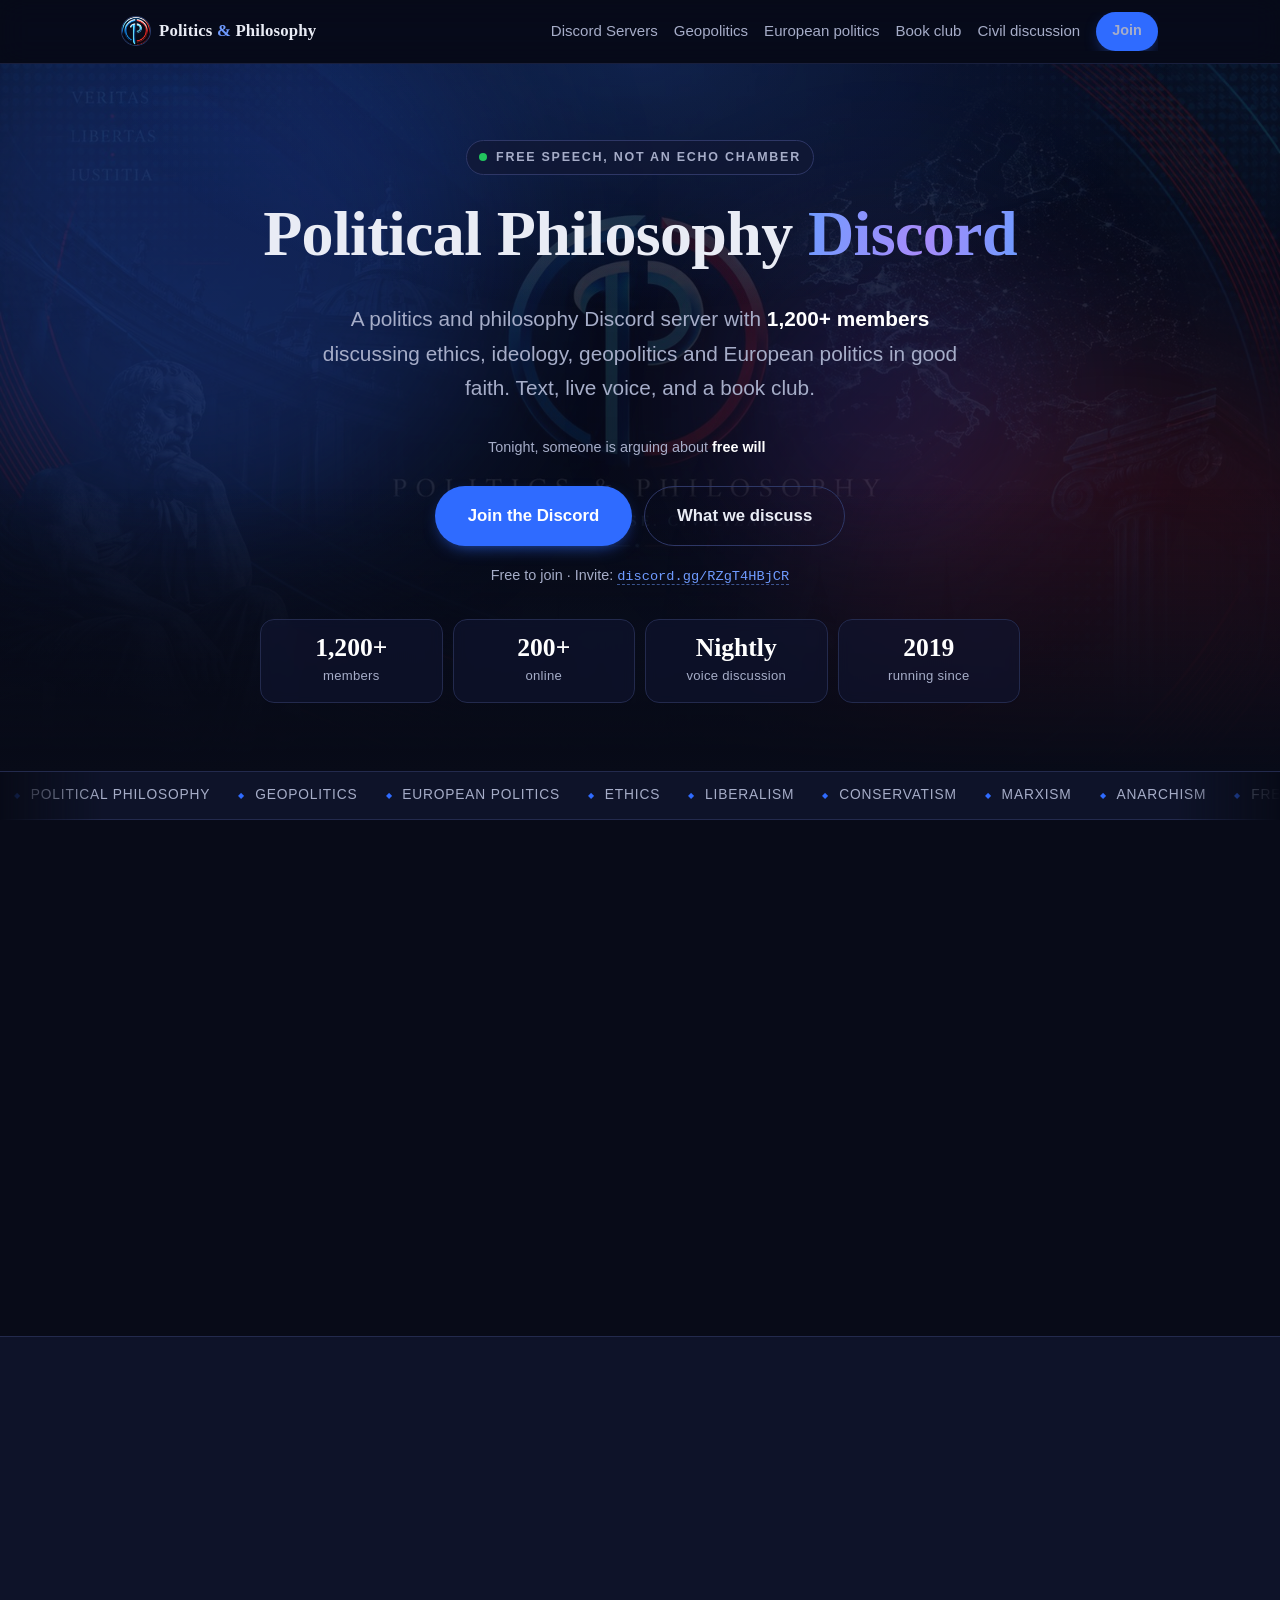
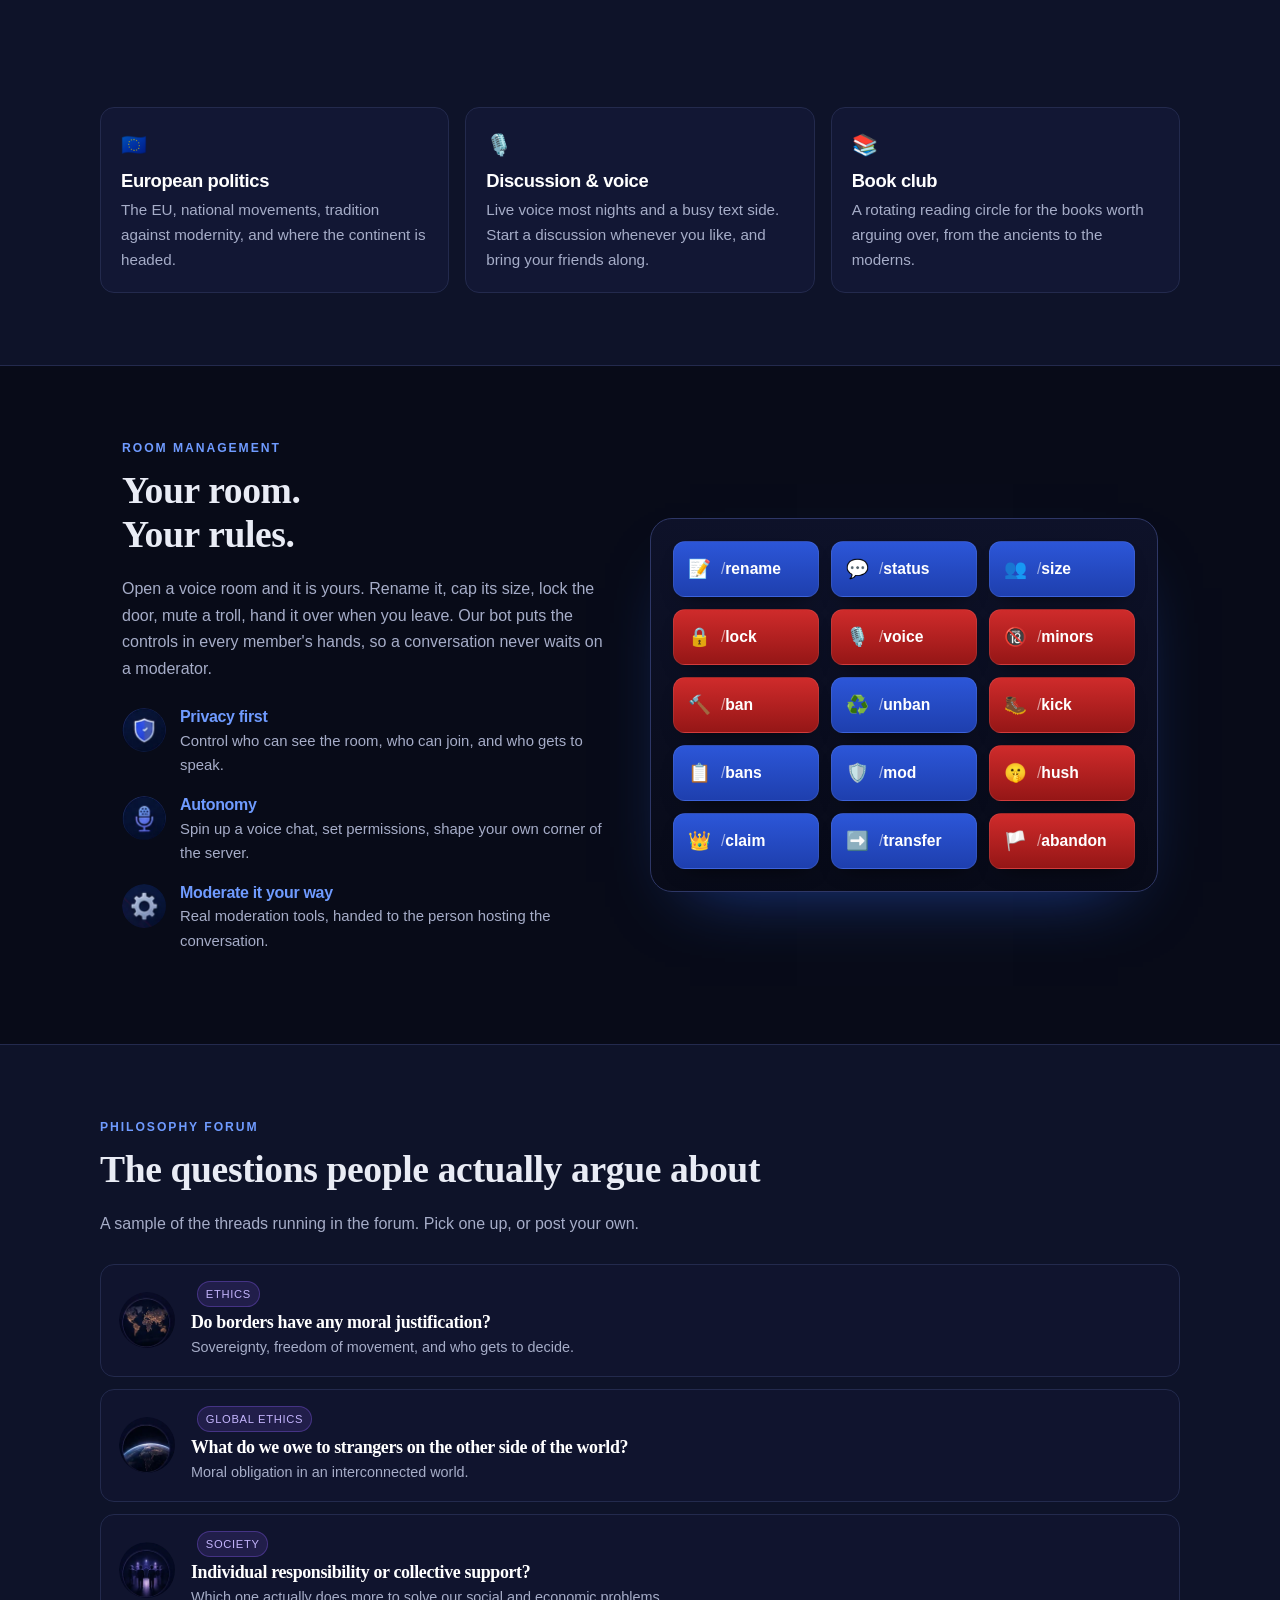
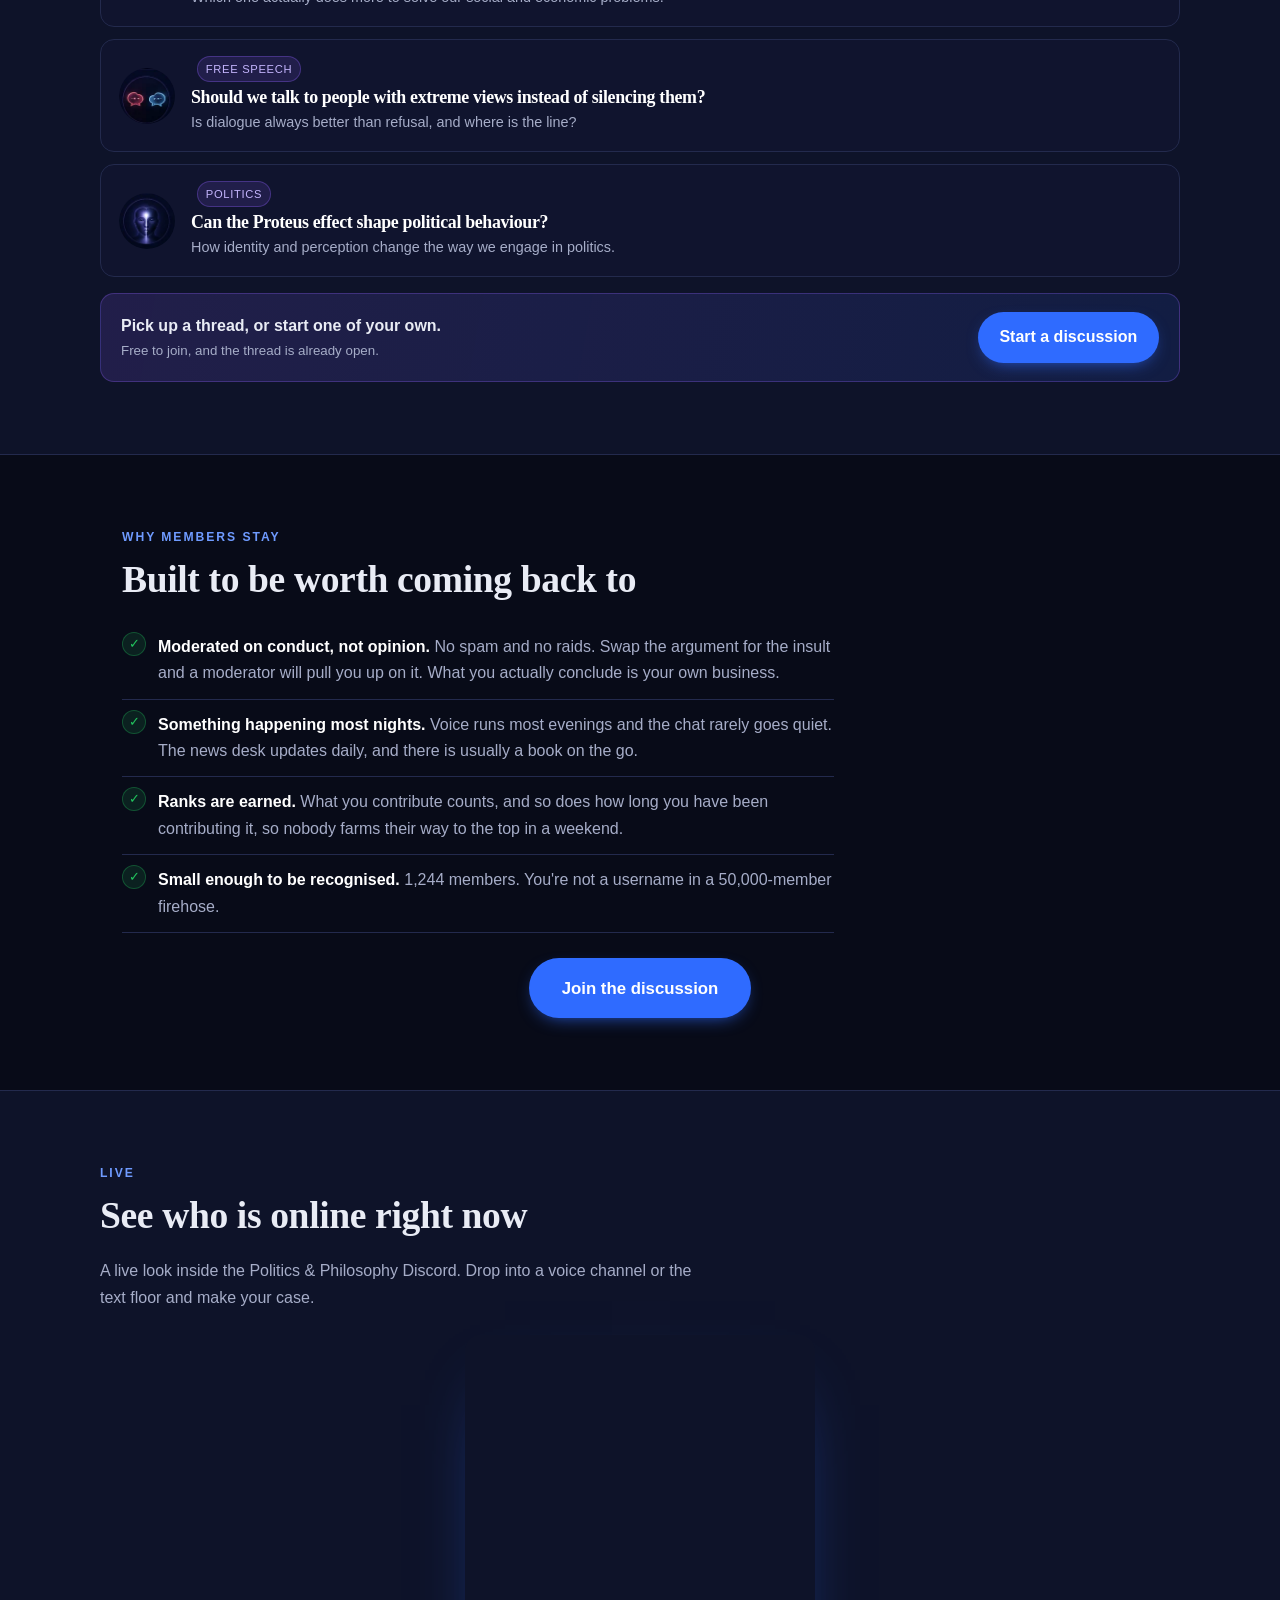
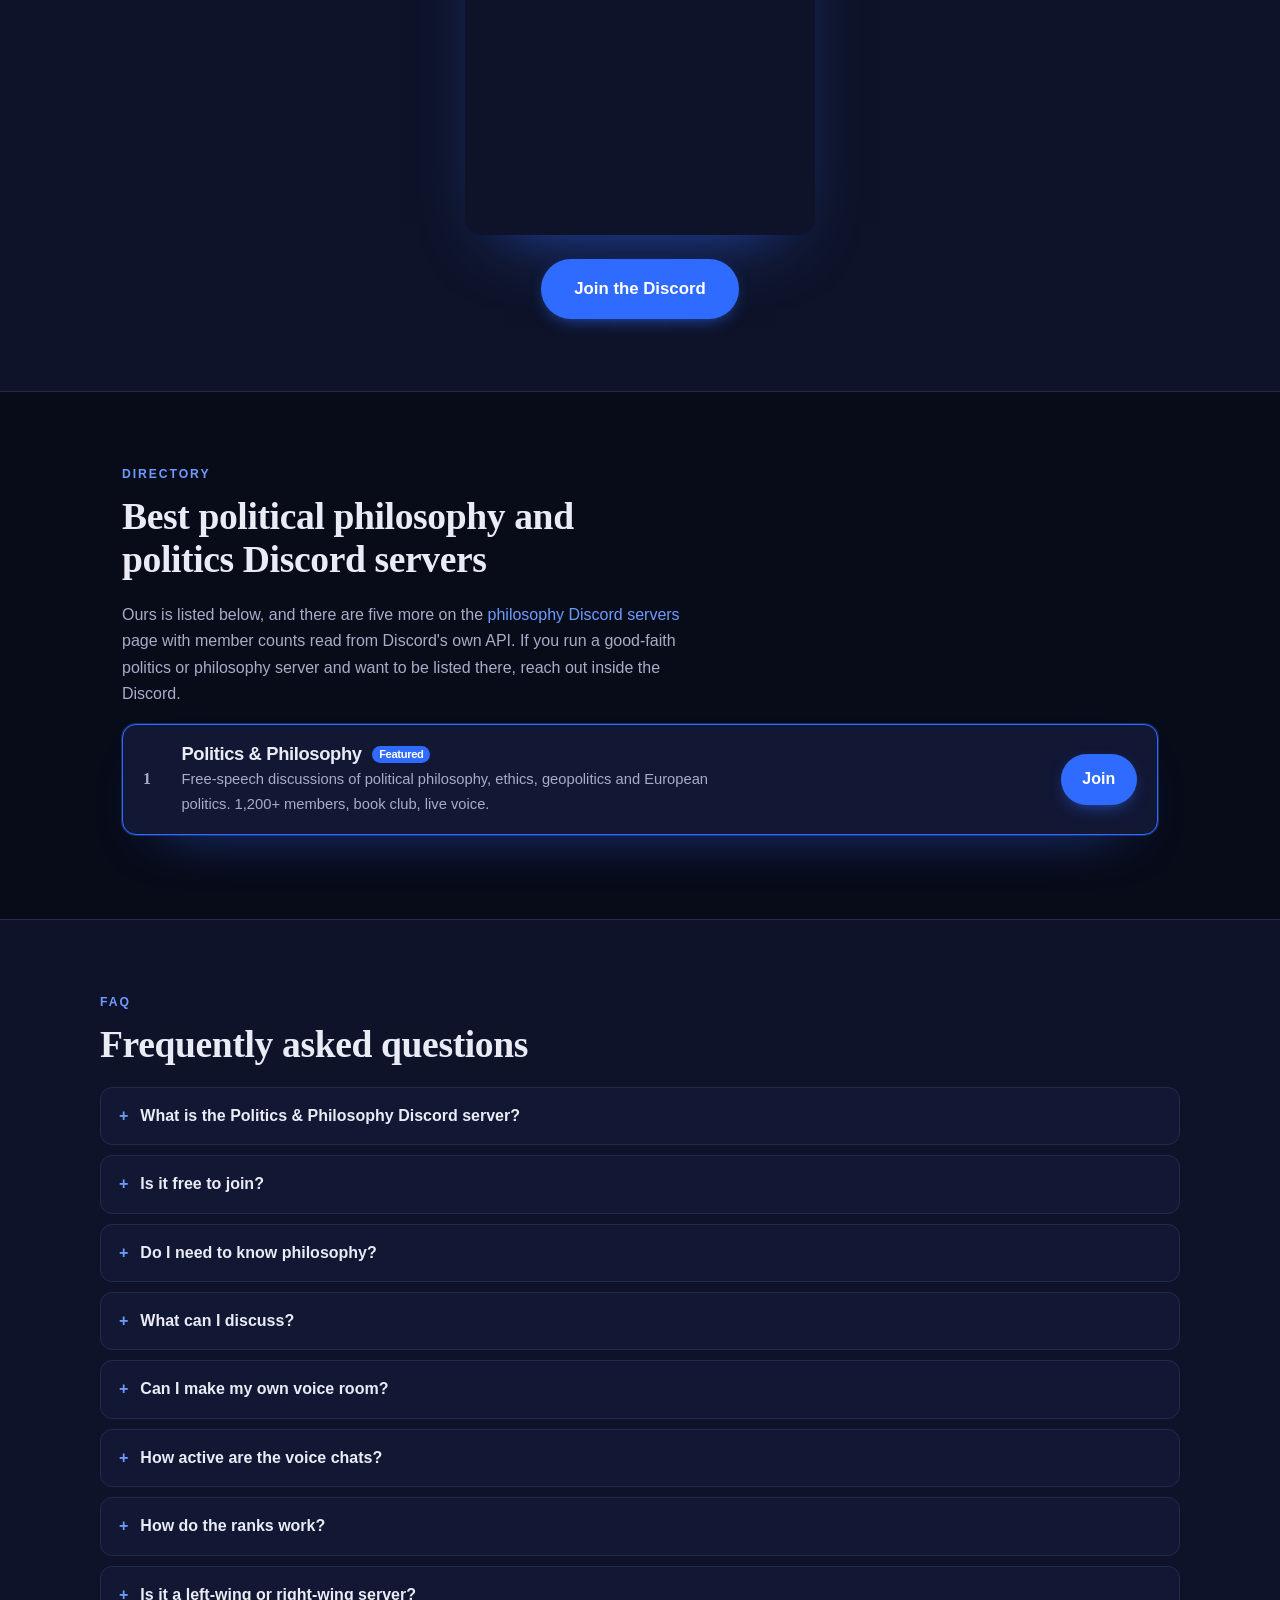
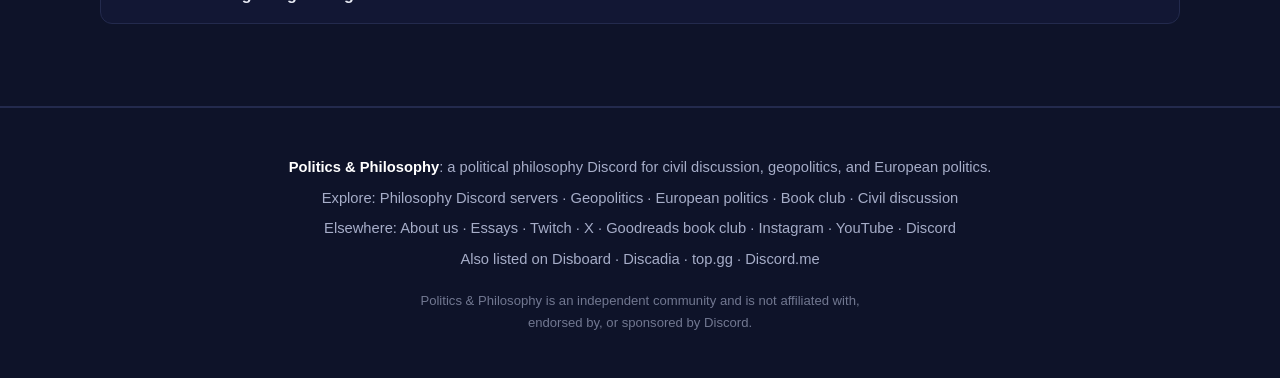
<file: index.html>
<!doctype html>
<html lang="en">
<head>
<meta charset="utf-8">
<meta name="viewport" content="width=device-width, initial-scale=1">
<meta name="robots" content="index,follow,max-image-preview:large,max-snippet:-1,max-video-preview:-1">
<meta name="theme-color" content="#080b18">

<link rel="canonical" href="https://philosophydiscord.com/">

<title>Political Philosophy Discord Server | Politics &amp; Philosophy</title>
<meta name="description" content="The political philosophy Discord server for civil, good-faith debate on ethics, ideology, geopolitics and European politics. 1,200+ members, not an echo chamber.">

<meta property="og:type" content="website">
<meta property="og:site_name" content="Politics &amp; Philosophy">
<meta property="og:url" content="https://philosophydiscord.com/">
<meta property="og:title" content="Political Philosophy Discord | Politics &amp; Philosophy">
<meta property="og:description" content="Civil, good-faith discussion of political philosophy, ideology, geopolitics and European politics with 1,200+ members. Not an echo chamber. Book club, live voice.">
<meta property="og:image" content="https://philosophydiscord.com/og.png">
<meta property="og:image:width" content="1200">
<meta property="og:image:height" content="630">
<meta property="og:image:alt" content="Politics &amp; Philosophy: the political philosophy Discord.">
<meta name="twitter:card" content="summary_large_image">
<meta name="twitter:site" content="@polisphilo">
<meta name="twitter:title" content="Political Philosophy Discord | Politics &amp; Philosophy">
<meta name="twitter:description" content="Civil, good-faith discussion of political philosophy, ideology, geopolitics and European politics. 1,200+ members, not an echo chamber.">
<meta name="twitter:image" content="https://philosophydiscord.com/og.png">
<meta name="twitter:image:alt" content="Politics &amp; Philosophy: the political philosophy Discord.">

<link rel="preconnect" href="https://discord.com">
<link rel="preload" as="image" href="/hero-bg.jpg" fetchpriority="high">
<link rel="icon" href="/favicon.ico" sizes="32x32">
<link rel="icon" href="/favicon-192.png" type="image/png" sizes="192x192">
<link rel="apple-touch-icon" href="/apple-touch-icon.png">
<link rel="manifest" href="/site.webmanifest">
<link rel="stylesheet" href="style.css">
<script>document.documentElement.className += ' js';</script>
<script src="/app.js" defer></script>

<script type="application/ld+json">
{
  "@context": "https://schema.org",
  "@graph": [
    {
      "@type": "Organization",
      "@id": "https://polisphilo.com/#org",
      "name": "Politics & Philosophy",
      "alternateName": "P&P",
      "url": "https://polisphilo.com/",
      "logo": "https://polisphilo.com/logo.png",
      "image": "https://philosophydiscord.com/og.png",
      "foundingDate": "2019-03-08",
      "description": "A free-speech European community for political philosophy, ethics, geopolitics and European politics, running on Discord since 2019.",
      "sameAs": [
        "https://polisphilo.com/",
        "https://politicsphilosophy.com/",
        "https://philosophydiscord.com/",
        "https://discord.com/invite/politics-philosophy-553617191358955520",
        "https://x.com/polisphilo",
        "https://www.youtube.com/@polisphilo",
        "https://www.twitch.tv/polisphilo",
        "https://www.instagram.com/polisphilo",
        "https://www.goodreads.com/group/show/7275049-politics-philosophy-book-club",
        "https://disboard.org/server/553617191358955520",
        "https://discadia.com/server/PoliticsPhilosophy",
        "https://top.gg/discord/servers/872885277177040896",
        "https://discord.me/european",
        "https://discords.com/servers/553617191358955520"
      ],
      "knowsAbout": [
        "Political philosophy",
        "Geopolitics",
        "European politics",
        "History of political thought",
        "Socratic method",
        "Political theory",
        "Ethics"
      ]
    },
    {
      "@type": "WebSite",
      "@id": "https://philosophydiscord.com/#website",
      "name": "Philosophy Discord",
      "alternateName": "Politics & Philosophy Discord",
      "url": "https://philosophydiscord.com/",
      "inLanguage": "en",
      "publisher": {
        "@id": "https://polisphilo.com/#org"
      }
    }
  ]
}
</script>
</head>
<body>

<nav class="topbar">
  <div class="topbar-in">
    <a class="brand" href="/"><img src="/mark.png" alt="" width="28" height="28"> <span>Politics <em>&amp;</em> Philosophy</span></a>
    <div class="site-links"><a href="/philosophy-discord-servers/">Discord Servers</a>
      <a href="/geopolitics-discord/">Geopolitics</a>
      <a href="/european-politics-discord/">European politics</a>
      <a href="/book-club/">Book club</a>
      <a href="/civil-discussion/">Civil discussion</a>
      <a class="btn btn-sm" href="https://discord.gg/RZgT4HBjCR" rel="noopener">Join</a>
    </div>
  </div>
  <span class="progress"></span>
</nav>

<header class="hero">
  <div class="aurora" aria-hidden="true"><i></i><i></i><i></i></div>
  <div class="hero-inner">
    <p class="eyebrow"><span class="dot"></span> Free speech, not an echo chamber</p>
    <h1>Political Philosophy <span class="grad">Discord</span></h1>
    <p class="lede">A politics and philosophy Discord server with <strong>1,200+ members</strong> discussing
      ethics, ideology, geopolitics and European politics in good faith. Text, live voice, and a book club.</p>
    <p class="microcopy" style="margin-top:0">Tonight, someone is arguing about
      <span class="rot"><span>borders</span><span>free will</span><span>the EU</span><span>Marx</span><span>just war</span><span>free speech</span></span>
    </p>
    <div class="cta-row" style="margin-top:26px">
      <a class="btn btn-lg" href="https://discord.gg/RZgT4HBjCR" rel="noopener">Join the Discord</a>
      <a class="btn btn-lg btn-ghost" href="#discuss">What we discuss</a>
    </div>
    <p class="microcopy">Free to join · Invite: <a class="invite" href="https://discord.gg/RZgT4HBjCR" rel="noopener">discord.gg/RZgT4HBjCR</a></p>

    <div class="stats" data-stagger>
      <div class="stat" data-reveal><b data-count="1200" data-suffix="+">1,200+</b><span>members</span></div>
      <div class="stat" data-reveal><b data-count="200" data-suffix="+">200+</b><span>online</span></div>
      <div class="stat" data-reveal><b>Nightly</b><span>voice discussion</span></div>
      <div class="stat" data-reveal><b>2019</b><span>running since</span></div>
    </div>
  </div>
</header>

<div class="ticker" aria-hidden="true">
  <div class="ticker-track">
    <ul>
      <li>Political philosophy</li><li>Geopolitics</li><li>European politics</li><li>Ethics</li>
      <li>Liberalism</li><li>Conservatism</li><li>Marxism</li><li>Anarchism</li><li>Free speech</li>
      <li>Socratic discussion</li><li>Book club</li><li>Voice debate</li><li>Rawls</li><li>Hobbes</li>
      <li>Mill</li><li>Machiavelli</li><li>Nietzsche</li><li>Just war</li><li>Sovereignty</li>
    </ul>
  </div>
</div>

<main>
  <section class="band">
    <div class="split tight">
      <div class="band-head" data-reveal>
        <span class="kicker">The server</span>
        <h2>Not another shouting match</h2>
        <p class="lead-sm">Most large politics Discords drown discussion in noise. <strong>Politics &amp; Philosophy</strong>
          is built the other way round: a free-speech, European-leaning community where liberals, conservatives,
          socialists, traditionalists and people still making up their minds can explore their ideas,
          challenge each other and change their minds.</p>
        <p>Argue about Kant. Argue about whether a particular war was just, or where an ideology actually came
          from. Or ask a plain question about the book you are stuck on, which is how a good half of these
          conversations start. Invite:
          <a class="invite" href="https://discord.gg/RZgT4HBjCR" rel="noopener">discord.gg/RZgT4HBjCR</a></p>
      </div>
      <figure class="quote" data-reveal>
        <blockquote>He who knows only his own side of the case, knows little of that.</blockquote>
        <figcaption>John Stuart Mill, <cite>On Liberty</cite>, 1859. The closest thing we have to a house rule.</figcaption>
      </figure>
    </div>
  </section>

  <section class="band alt" id="discuss">
    <div data-reveal><span class="kicker">Channels</span><h2>What people discuss here</h2></div>
    <div class="grid" data-stagger>
      <div class="card" data-reveal><span class="ic">🏛️</span><h3>Political philosophy</h3><p>Liberalism, conservatism, Marxism, anarchism, the social contract, justice, rights and the state.</p></div>
      <div class="card" data-reveal><span class="ic">⚖️</span><h3>Ethics &amp; ideas</h3><p>Moral philosophy, metaethics, free will, religion and atheism, and plenty of arguments that have been running for centuries.</p></div>
      <div class="card" data-reveal><span class="ic">🌍</span><h3><a href="/geopolitics-discord/">Geopolitics</a></h3><p>Great-power competition, war and diplomacy, migration, and the forces redrawing the map, argued about as they actually happen.</p></div>
      <div class="card" data-reveal><span class="ic">🇪🇺</span><h3><a href="/european-politics-discord/">European politics</a></h3><p>The EU, national movements, tradition against modernity, and where the continent is headed.</p></div>
      <div class="card" data-reveal><span class="ic">🎙️</span><h3><a href="/civil-discussion/">Discussion &amp; voice</a></h3><p>Live voice most nights and a busy text side. Start a discussion whenever you like, and bring your friends along.</p></div>
      <div class="card" data-reveal><span class="ic">📚</span><h3><a href="/book-club/">Book club</a></h3><p>A rotating reading circle for the books worth arguing over, from the ancients to the moderns.</p></div>
    </div>
  </section>

  <section class="band" id="rooms">
    <div class="split">
      <div data-reveal>
        <span class="kicker">Room management</span>
        <h2>Your room.<br><span class="grad">Your rules.</span></h2>
        <p>Open a voice room and it is yours. Rename it, cap its size, lock the door, mute a troll, hand it over when
          you leave. Our bot puts the controls in every member's hands, so a conversation never waits on a moderator.</p>
        <div style="margin-top:26px">
          <div class="feature"><img src="/img/room-privacy.webp" alt="" width="44" height="44" loading="lazy" decoding="async">
            <div><h3>Privacy first</h3><p>Control who can see the room, who can join, and who gets to speak.</p></div></div>
          <div class="feature"><img src="/img/room-voice.webp" alt="" width="44" height="44" loading="lazy" decoding="async">
            <div><h3>Autonomy</h3><p>Spin up a voice chat, set permissions, shape your own corner of the server.</p></div></div>
          <div class="feature"><img src="/img/room-mod.webp" alt="" width="44" height="44" loading="lazy" decoding="async">
            <div><h3>Moderate it your way</h3><p>Real moderation tools, handed to the person hosting the conversation.</p></div></div>
        </div>
      </div>
      <div class="panel" data-reveal>
        <div class="chipgrid" data-stagger>
          <span class="chip" data-reveal><span class="g">📝</span><span><span class="s">/</span>rename</span></span>
          <span class="chip" data-reveal><span class="g">💬</span><span><span class="s">/</span>status</span></span>
          <span class="chip" data-reveal><span class="g">👥</span><span><span class="s">/</span>size</span></span>
          <span class="chip hot" data-reveal><span class="g">🔒</span><span><span class="s">/</span>lock</span></span>
          <span class="chip hot" data-reveal><span class="g">🎙️</span><span><span class="s">/</span>voice</span></span>
          <span class="chip hot" data-reveal><span class="g">🔞</span><span><span class="s">/</span>minors</span></span>
          <span class="chip hot" data-reveal><span class="g">🔨</span><span><span class="s">/</span>ban</span></span>
          <span class="chip" data-reveal><span class="g">♻️</span><span><span class="s">/</span>unban</span></span>
          <span class="chip hot" data-reveal><span class="g">🥾</span><span><span class="s">/</span>kick</span></span>
          <span class="chip" data-reveal><span class="g">📋</span><span><span class="s">/</span>bans</span></span>
          <span class="chip" data-reveal><span class="g">🛡️</span><span><span class="s">/</span>mod</span></span>
          <span class="chip hot" data-reveal><span class="g">🤫</span><span><span class="s">/</span>hush</span></span>
          <span class="chip" data-reveal><span class="g">👑</span><span><span class="s">/</span>claim</span></span>
          <span class="chip" data-reveal><span class="g">➡️</span><span><span class="s">/</span>transfer</span></span>
          <span class="chip hot" data-reveal><span class="g">🏳️</span><span><span class="s">/</span>abandon</span></span>
        </div>
      </div>
    </div>
  </section>

  <section class="band alt" id="forum">
    <div class="band-head" data-reveal>
      <span class="kicker">Philosophy forum</span>
      <h2>The questions people actually argue about</h2>
      <p>A sample of the threads running in the forum. Pick one up, or post your own.</p>
    </div>
    <ul class="threads" data-stagger>
      <li class="thread" data-reveal><img src="/img/topic-borders.webp" alt="" width="56" height="56" loading="lazy" decoding="async">
        <div><span class="tag">Ethics</span><h3>Do borders have any moral justification?</h3><p>Sovereignty, freedom of movement, and who gets to decide.</p></div></li>
      <li class="thread" data-reveal><img src="/img/topic-world.webp" alt="" width="56" height="56" loading="lazy" decoding="async">
        <div><span class="tag">Global ethics</span><h3>What do we owe to strangers on the other side of the world?</h3><p>Moral obligation in an interconnected world.</p></div></li>
      <li class="thread" data-reveal><img src="/img/topic-society.webp" alt="" width="56" height="56" loading="lazy" decoding="async">
        <div><span class="tag">Society</span><h3>Individual responsibility or collective support?</h3><p>Which one actually does more to solve our social and economic problems.</p></div></li>
      <li class="thread" data-reveal><img src="/img/topic-speech.webp" alt="" width="56" height="56" loading="lazy" decoding="async">
        <div><span class="tag">Free speech</span><h3>Should we talk to people with extreme views instead of silencing them?</h3><p>Is dialogue always better than refusal, and where is the line?</p></div></li>
      <li class="thread" data-reveal><img src="/img/topic-identity.webp" alt="" width="56" height="56" loading="lazy" decoding="async">
        <div><span class="tag">Politics</span><h3>Can the Proteus effect shape political behaviour?</h3><p>How identity and perception change the way we engage in politics.</p></div></li>
    </ul>
    <div class="forum-cta" data-reveal>
      <p>Pick up a thread, or start one of your own.<small>Free to join, and the thread is already open.</small></p>
      <a class="btn" href="https://discord.gg/RZgT4HBjCR" rel="noopener">Start a discussion</a>
    </div>
  </section>

  <section class="band">
    <div data-reveal><span class="kicker">Why members stay</span><h2>Built to be worth coming back to</h2></div>
    <ul class="checks" data-stagger>
      <li data-reveal><strong>Moderated on conduct, not opinion.</strong> No spam and no raids. Swap the argument for the insult and a moderator will pull you up on it. What you actually conclude is your own business.</li>
      <li data-reveal><strong>Something happening most nights.</strong> Voice runs most evenings and the chat rarely goes quiet. The news desk updates daily, and there is usually a book on the go.</li>
      <li data-reveal><strong>Ranks are earned.</strong> What you contribute counts, and so does how long you have been contributing it, so nobody farms their way to the top in a weekend.</li>
      <li data-reveal><strong>Small enough to be recognised.</strong> 1,244 members. You're not a username in a 50,000-member firehose.</li>
    </ul>
    <div class="cta-row" data-reveal><a class="btn btn-lg" href="https://discord.gg/RZgT4HBjCR" rel="noopener">Join the discussion</a></div>
  </section>

  <section class="band alt" id="join-live">
    <div class="band-head" data-reveal><span class="kicker">Live</span><h2>See who is online right now</h2>
      <p>A live look inside the Politics &amp; Philosophy Discord. Drop into a voice channel or the text floor and make your case.</p></div>
    <div class="widget-wrap" data-reveal>
      <iframe src="https://discord.com/widget?id=553617191358955520&amp;theme=dark" width="350" height="500" sandbox="allow-popups allow-popups-to-escape-sandbox allow-same-origin allow-scripts" title="Politics &amp; Philosophy live Discord widget" loading="lazy"></iframe>
    </div>
    <div class="cta-row" data-reveal><a class="btn btn-lg" href="https://discord.gg/RZgT4HBjCR" rel="noopener">Join the Discord</a></div>
  </section>

  <section class="band" id="directory">
    <div class="band-head" data-reveal><span class="kicker">Directory</span>
      <h2>Best political philosophy and politics Discord servers</h2>
      <p>Ours is listed below, and there are five more on the <a href="/philosophy-discord-servers/">philosophy Discord
        servers</a> page with member counts read from Discord's own API. If you run a good-faith politics or
        philosophy server and want to be listed there, reach out inside the Discord.</p></div>
    <ol class="servers" data-reveal>
      <li class="server featured">
        <div><h3>Politics &amp; Philosophy <span class="tag">Featured</span></h3>
          <p>Free-speech discussions of political philosophy, ethics, geopolitics and European politics. 1,200+ members, book club, live voice.</p></div>
        <a class="btn" href="https://discord.gg/RZgT4HBjCR" rel="noopener">Join</a>
      </li>
    </ol>
  </section>

  <section class="band alt" id="faq">
    <div data-reveal><span class="kicker">FAQ</span><h2>Frequently asked questions</h2></div>
    <div data-stagger>
      <details data-reveal><summary>What is the Politics &amp; Philosophy Discord server?</summary><p>A free-speech Discord community of 1,200+ members for political philosophy, ethics, ideology, geopolitics and European politics, across a fast-moving text floor, live voice chats and a book club.</p></details>
      <details data-reveal><summary>Is it free to join?</summary><p>Yes, completely free. Click a join link, finish the short onboarding, and you are in.</p></details>
      <details data-reveal><summary>Do I need to know philosophy?</summary><p>No. Members range from curious newcomers to the very well read. Good faith matters more than expertise.</p></details>
      <details data-reveal><summary>What can I discuss?</summary><p>Political philosophy, ethics, ideology, Marxism, liberalism and conservatism, geopolitics, current events, European politics, history and religion.</p></details>
      <details data-reveal><summary>Can I make my own voice room?</summary><p>Yes. Any member can open a voice room and run it: rename it, cap its size, lock it, mute, kick or ban, and hand it to someone else. There are fifteen commands, and none requires a moderator.</p></details>
      <details data-reveal><summary>How active are the voice chats?</summary><p>Voice runs most nights, on ethics, ideology and current events, and the conversation carries into text afterwards. The live count is shown above.</p></details>
      <details data-reveal><summary>How do the ranks work?</summary><p>You climb by taking part. Activity counts, and so does how long you have been around, so a rank reflects real participation rather than one busy weekend.</p></details>
      <details data-reveal><summary>Is it a left-wing or right-wing server?</summary><p>Neither by rule. It leans toward free speech and Europe and hosts the full spectrum. The point is to think positions through in good faith, not to enforce any.</p></details>
    </div>
  </section>
</main>

<footer class="foot">
  <p><strong>Politics &amp; Philosophy</strong>: a political philosophy Discord for civil discussion, geopolitics, and European politics.</p>
  <p>Explore: <a href="/philosophy-discord-servers/">Philosophy Discord servers</a> ·
     <a href="/geopolitics-discord/">Geopolitics</a> ·
     <a href="/european-politics-discord/">European politics</a> ·
     <a href="/book-club/">Book club</a> ·
     <a href="/civil-discussion/">Civil discussion</a></p>
  <p>Elsewhere: <a href="https://polisphilo.com/" rel="noopener">About us</a> · <a href="https://politicsphilosophy.com/" rel="noopener">Essays</a> · <a href="https://www.twitch.tv/polisphilo" rel="noopener">Twitch</a> · <a href="https://x.com/polisphilo" rel="noopener">X</a> · <a href="https://www.goodreads.com/group/show/7275049-politics-philosophy-book-club" rel="noopener">Goodreads book club</a> · <a href="https://www.instagram.com/polisphilo" rel="noopener">Instagram</a> · <a href="https://www.youtube.com/@polisphilo" rel="noopener">YouTube</a> · <a href="https://discord.gg/RZgT4HBjCR" rel="noopener">Discord</a></p>
  <p>Also listed on <a href="https://disboard.org/server/553617191358955520" rel="noopener">Disboard</a> ·
     <a href="https://discadia.com/server/PoliticsPhilosophy" rel="noopener">Discadia</a> ·
     <a href="https://top.gg/discord/servers/872885277177040896" rel="noopener">top.gg</a> ·
     <a href="https://discord.me/european" rel="noopener">Discord.me</a></p>
  <p class="disclaimer">Politics &amp; Philosophy is an independent community and is not affiliated with, endorsed by, or sponsored by Discord.</p>
</footer>

</body>
</html>
</file>
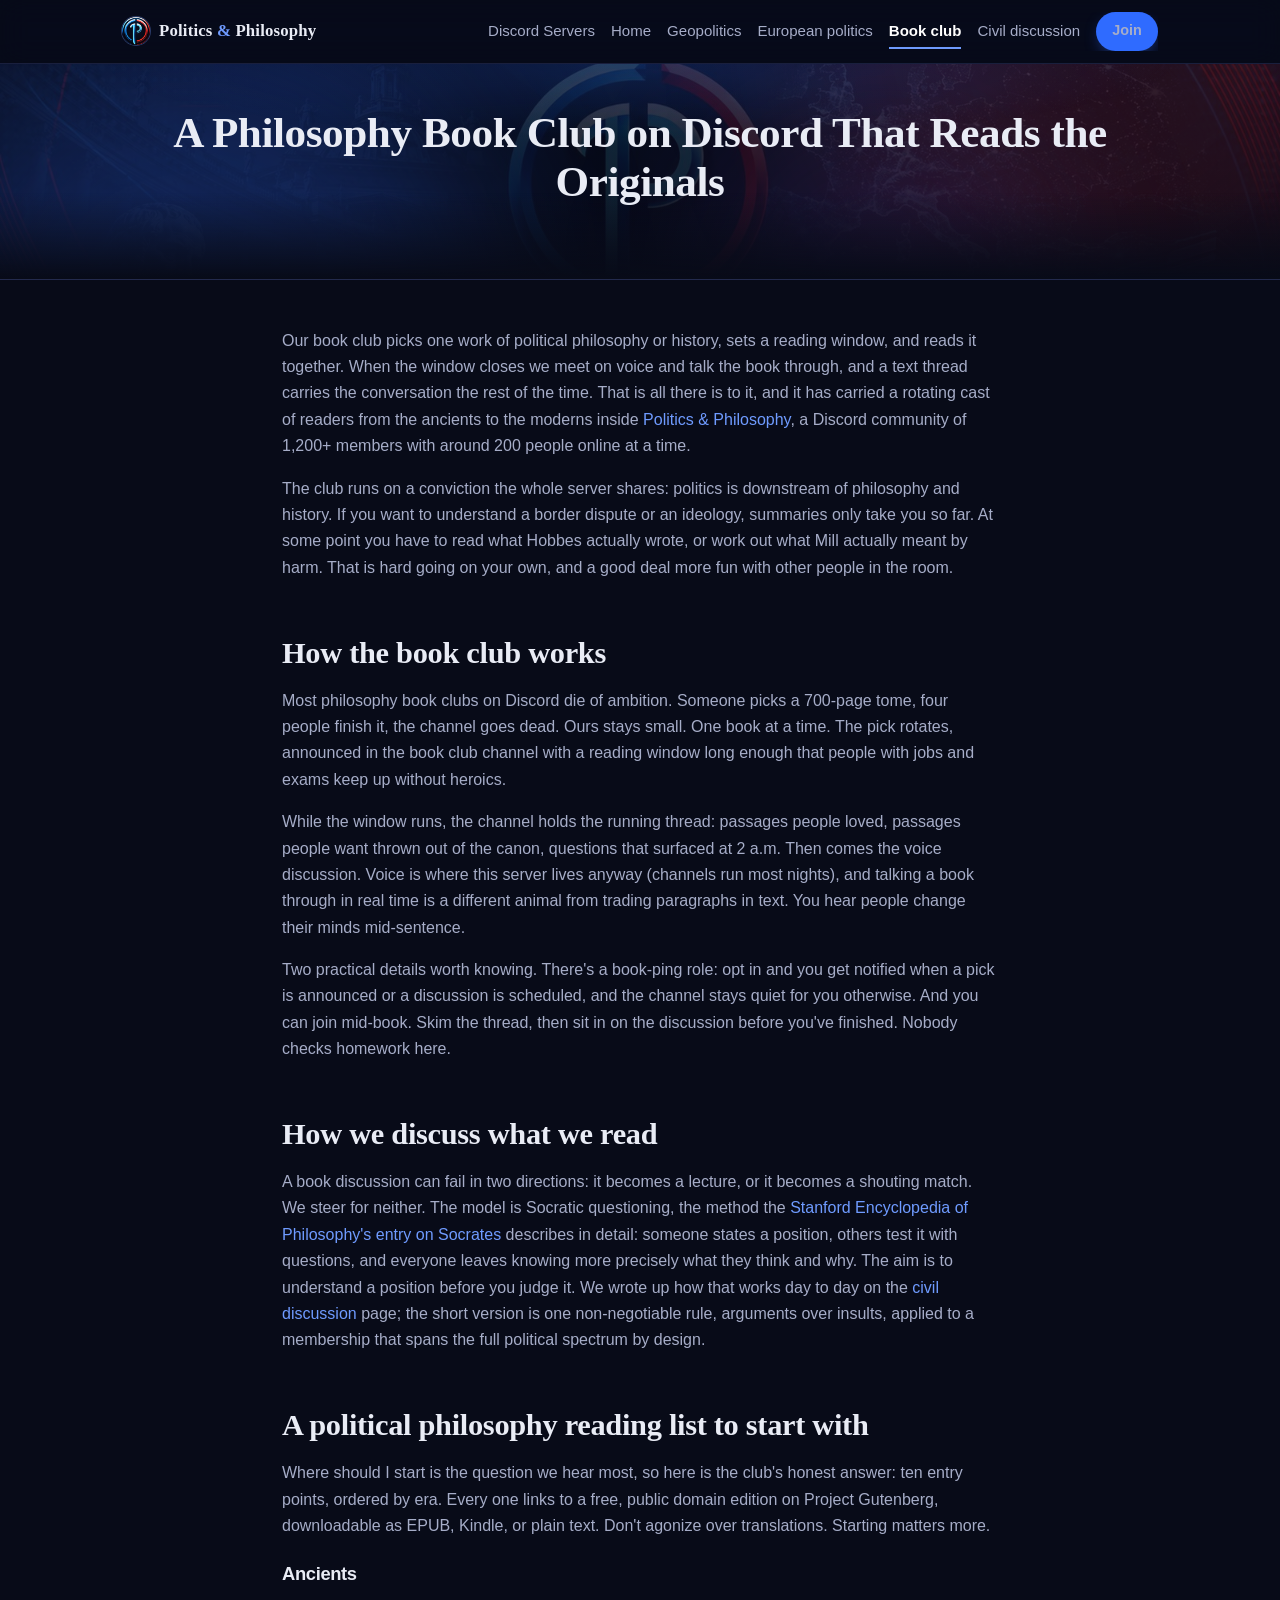
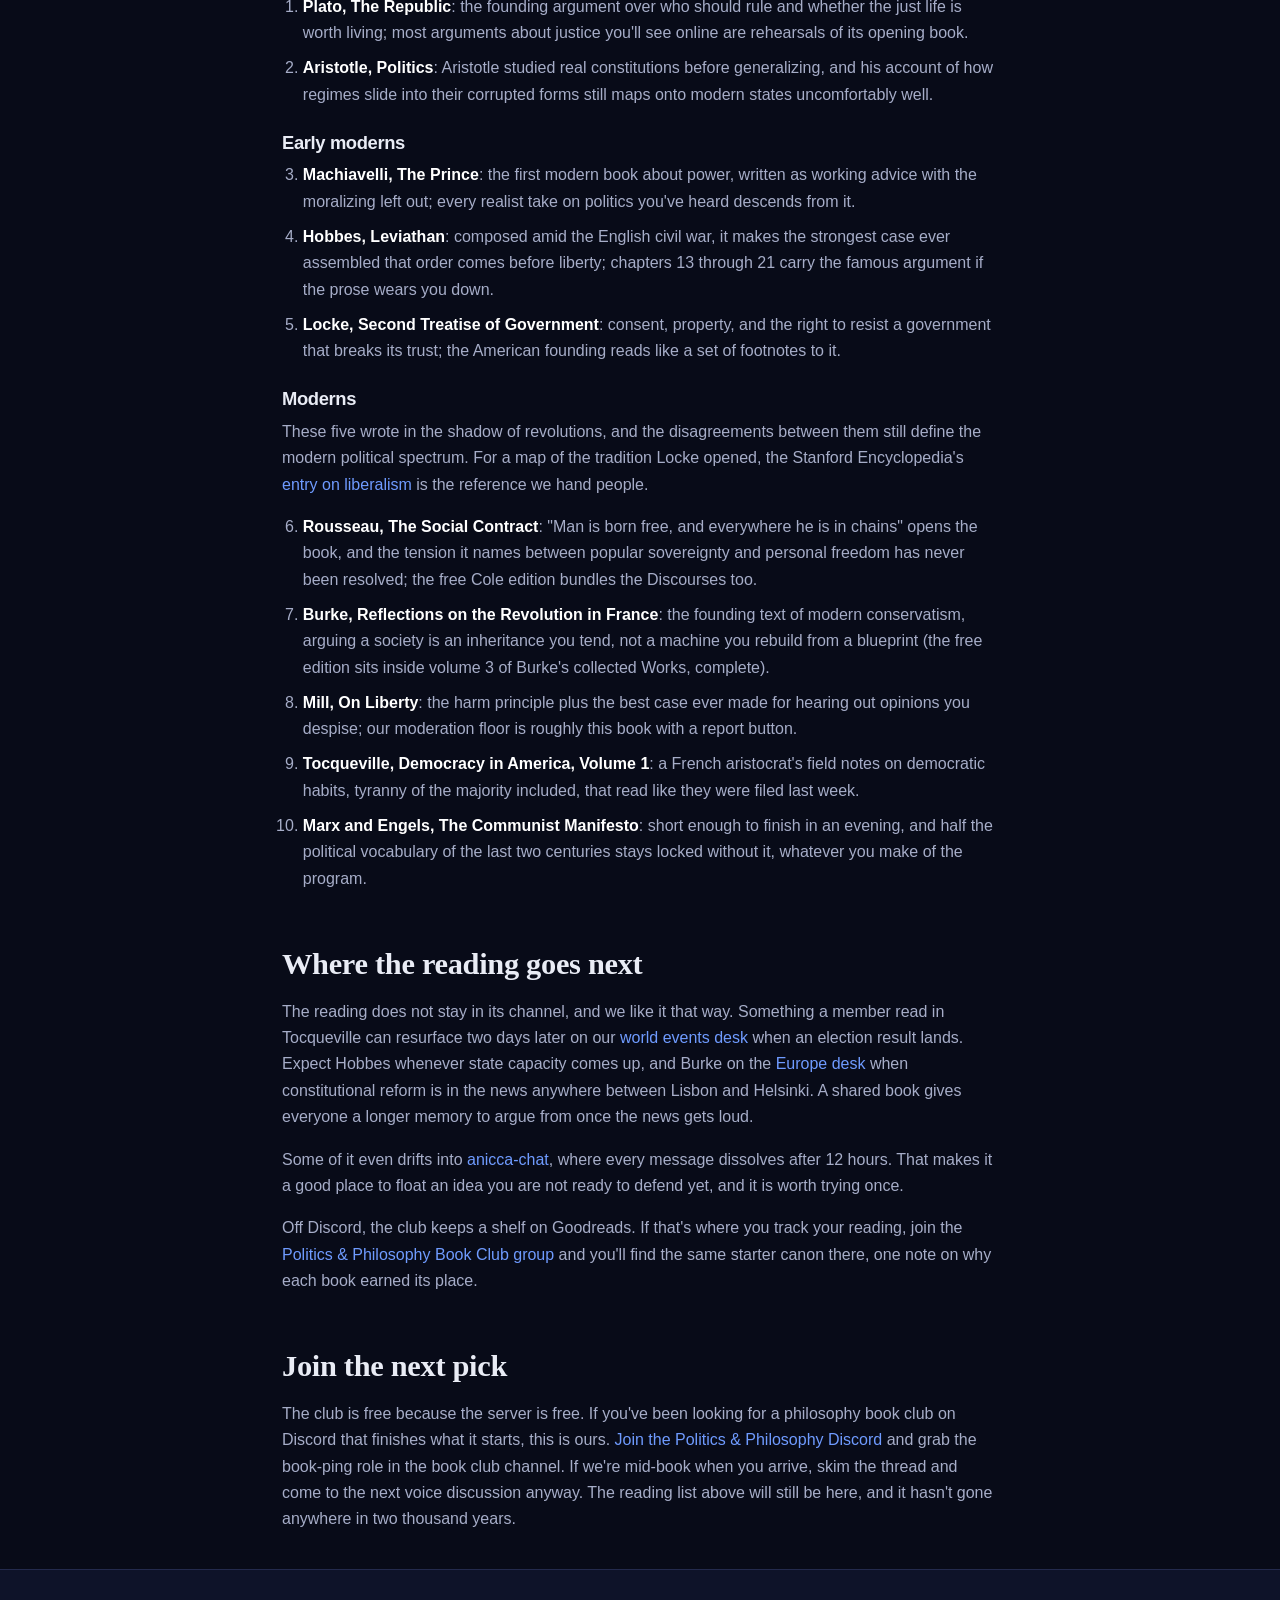
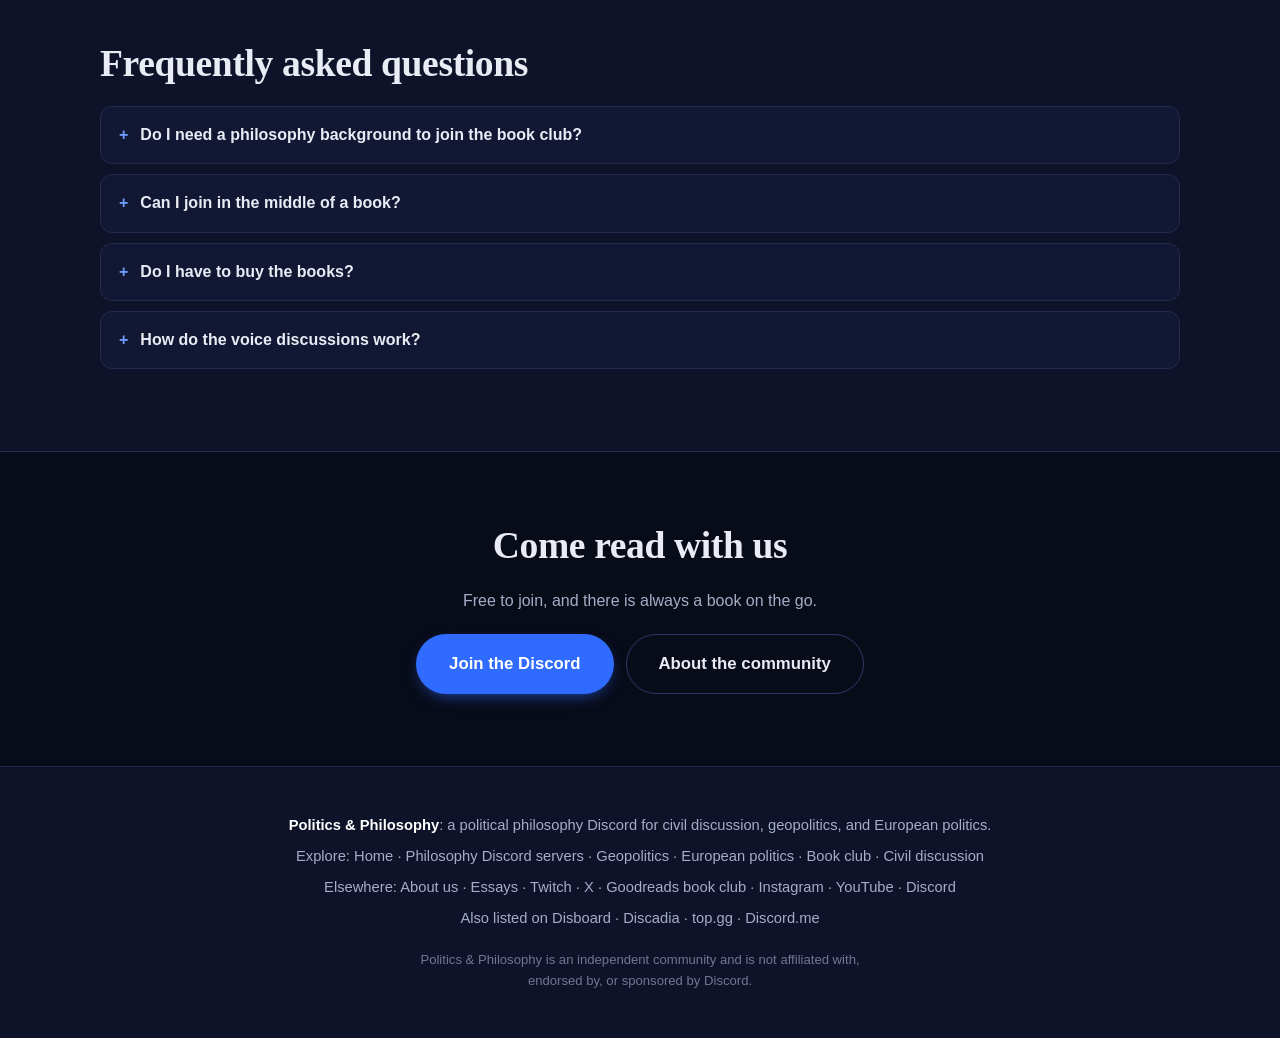
<file: book-club/index.html>
<!doctype html>
<html lang="en">
<head>
<meta charset="utf-8">
<meta name="viewport" content="width=device-width, initial-scale=1">
<meta name="robots" content="index,follow,max-image-preview:large,max-snippet:-1,max-video-preview:-1">

<link rel="canonical" href="https://philosophydiscord.com/book-club/">

<title>Philosophy Book Club Discord: Plato to Marx, Read Together</title>
<meta name="description" content="A voice-first philosophy book club on Discord: one rotating pick, real discussions, and a free political philosophy reading list from Plato to Marx.">

<meta property="og:type" content="article">
<meta property="og:site_name" content="Politics &amp; Philosophy">
<meta property="og:url" content="https://philosophydiscord.com/book-club/">
<meta property="og:title" content="Philosophy Book Club Discord: Plato to Marx, Read Together">
<meta property="og:description" content="A voice-first philosophy book club on Discord: one rotating pick, real discussions, and a free political philosophy reading list from Plato to Marx.">
<meta property="og:image" content="https://philosophydiscord.com/og.png">
<meta property="og:image:width" content="1200">
<meta property="og:image:height" content="630">
<meta property="og:image:alt" content="Politics &amp; Philosophy: the political philosophy Discord.">
<meta name="twitter:card" content="summary_large_image">
<meta name="twitter:title" content="Philosophy Book Club Discord: Plato to Marx, Read Together">
<meta name="twitter:description" content="A voice-first philosophy book club on Discord: one rotating pick, real discussions, and a free political philosophy reading list from Plato to Marx.">
<meta name="twitter:image" content="https://philosophydiscord.com/og.png">
<meta name="twitter:image:alt" content="Politics &amp; Philosophy: the political philosophy Discord.">

<link rel="icon" href="/favicon.ico" sizes="32x32">
<link rel="icon" href="/favicon-192.png" type="image/png" sizes="192x192">
<link rel="apple-touch-icon" href="/apple-touch-icon.png">
<link rel="manifest" href="/site.webmanifest">
<link rel="stylesheet" href="/style.css">

<script type="application/ld+json">
{
 "@context": "https://schema.org",
 "@graph": [
  {
   "@type": "WebPage",
   "@id": "https://philosophydiscord.com/book-club/",
   "url": "https://philosophydiscord.com/book-club/",
   "name": "Philosophy Book Club Discord: Plato to Marx, Read Together",
   "description": "A voice-first philosophy book club on Discord: one rotating pick, real discussions, and a free political philosophy reading list from Plato to Marx.",
   "isPartOf": {
    "@id": "https://philosophydiscord.com/#website"
   },
   "publisher": {
    "@id": "https://polisphilo.com/#org"
   },
   "datePublished": "2026-08-10",
   "dateModified": "2026-08-13"
  },
  {
   "@type": "BreadcrumbList",
   "itemListElement": [
    {
     "@type": "ListItem",
     "position": 1,
     "name": "Home",
     "item": "https://philosophydiscord.com/"
    },
    {
     "@type": "ListItem",
     "position": 2,
     "name": "Book Club",
     "item": "https://philosophydiscord.com/book-club/"
    }
   ]
  }
 ]
}
</script>
<script>document.documentElement.className += ' js';</script>
<script src="/app.js" defer></script>
</head>
<body>

<nav class="topbar">
  <div class="topbar-in">
    <a class="brand" href="/"><img src="/mark.png" alt="" width="28" height="28"> <span>Politics <em>&amp;</em> Philosophy</span></a>
    <div class="site-links"><a href="/philosophy-discord-servers/">Discord Servers</a><a href="/">Home</a> <a href="/geopolitics-discord/">Geopolitics</a> <a href="/european-politics-discord/">European politics</a> <a href="/book-club/" aria-current="page"><strong>Book club</strong></a> <a href="/civil-discussion/">Civil discussion</a> <a class="btn btn-sm" href="https://discord.gg/RZgT4HBjCR" rel="noopener">Join</a></div>
  </div>
  <span class="progress"></span>
</nav>

<header class="hero page-hero">
  <div class="aurora" aria-hidden="true"><i></i><i></i><i></i></div>
  <div class="hero-inner">
    <h1>A Philosophy Book Club on Discord That Reads the Originals</h1>
  </div>
</header>

<main>
  <article class="article">
<p>Our book club picks one work of political philosophy or history, sets a reading window, and reads it together. When the window closes we meet on voice and talk the book through, and a text thread carries the conversation the rest of the time. That is all there is to it, and it has carried a rotating cast of readers from the ancients to the moderns inside <a href="/">Politics &amp; Philosophy</a>, a Discord community of 1,200+ members with around 200 people online at a time.</p>

<p>The club runs on a conviction the whole server shares: politics is downstream of philosophy and history. If you want to understand a border dispute or an ideology, summaries only take you so far. At some point you have to read what Hobbes actually wrote, or work out what Mill actually meant by harm. That is hard going on your own, and a good deal more fun with other people in the room.</p>

<h2>How the book club works</h2>

<p>Most philosophy book clubs on Discord die of ambition. Someone picks a 700-page tome, four people finish it, the channel goes dead. Ours stays small. One book at a time. The pick rotates, announced in the book club channel with a reading window long enough that people with jobs and exams keep up without heroics.</p>

<p>While the window runs, the channel holds the running thread: passages people loved, passages people want thrown out of the canon, questions that surfaced at 2 a.m. Then comes the voice discussion. Voice is where this server lives anyway (channels run most nights), and talking a book through in real time is a different animal from trading paragraphs in text. You hear people change their minds mid-sentence.</p>

<p>Two practical details worth knowing. There's a book-ping role: opt in and you get notified when a pick is announced or a discussion is scheduled, and the channel stays quiet for you otherwise. And you can join mid-book. Skim the thread, then sit in on the discussion before you've finished. Nobody checks homework here.</p>

<h2>How we discuss what we read</h2>

<p>A book discussion can fail in two directions: it becomes a lecture, or it becomes a shouting match. We steer for neither. The model is Socratic questioning, the method the <a href="https://plato.stanford.edu/entries/socrates/">Stanford Encyclopedia of Philosophy's entry on Socrates</a> describes in detail: someone states a position, others test it with questions, and everyone leaves knowing more precisely what they think and why. The aim is to understand a position before you judge it. We wrote up how that works day to day on the <a href="/civil-discussion/">civil discussion</a> page; the short version is one non-negotiable rule, arguments over insults, applied to a membership that spans the full political spectrum by design.</p>

<h2>A political philosophy reading list to start with</h2>

<p>Where should I start is the question we hear most, so here is the club's honest answer: ten entry points, ordered by era. Every one links to a free, public domain edition on Project Gutenberg, downloadable as EPUB, Kindle, or plain text. Don't agonize over translations. Starting matters more.</p>

<h3>Ancients</h3>

<ol>
<li><a href="https://www.gutenberg.org/ebooks/1497"><strong>Plato, The Republic</strong></a>: the founding argument over who should rule and whether the just life is worth living; most arguments about justice you'll see online are rehearsals of its opening book.</li>
<li><a href="https://www.gutenberg.org/ebooks/6762"><strong>Aristotle, Politics</strong></a>: Aristotle studied real constitutions before generalizing, and his account of how regimes slide into their corrupted forms still maps onto modern states uncomfortably well.</li>
</ol>

<h3>Early moderns</h3>

<ol start="3">
<li><a href="https://www.gutenberg.org/ebooks/1232"><strong>Machiavelli, The Prince</strong></a>: the first modern book about power, written as working advice with the moralizing left out; every realist take on politics you've heard descends from it.</li>
<li><a href="https://www.gutenberg.org/ebooks/3207"><strong>Hobbes, Leviathan</strong></a>: composed amid the English civil war, it makes the strongest case ever assembled that order comes before liberty; chapters 13 through 21 carry the famous argument if the prose wears you down.</li>
<li><a href="https://www.gutenberg.org/ebooks/7370"><strong>Locke, Second Treatise of Government</strong></a>: consent, property, and the right to resist a government that breaks its trust; the American founding reads like a set of footnotes to it.</li>
</ol>

<h3>Moderns</h3>

<p>These five wrote in the shadow of revolutions, and the disagreements between them still define the modern political spectrum. For a map of the tradition Locke opened, the Stanford Encyclopedia's <a href="https://plato.stanford.edu/entries/liberalism/">entry on liberalism</a> is the reference we hand people.</p>

<ol start="6">
<li><a href="https://www.gutenberg.org/ebooks/46333"><strong>Rousseau, The Social Contract</strong></a>: "Man is born free, and everywhere he is in chains" opens the book, and the tension it names between popular sovereignty and personal freedom has never been resolved; the free Cole edition bundles the Discourses too.</li>
<li><a href="https://www.gutenberg.org/ebooks/15679"><strong>Burke, Reflections on the Revolution in France</strong></a>: the founding text of modern conservatism, arguing a society is an inheritance you tend, not a machine you rebuild from a blueprint (the free edition sits inside volume 3 of Burke's collected Works, complete).</li>
<li><a href="https://www.gutenberg.org/ebooks/34901"><strong>Mill, On Liberty</strong></a>: the harm principle plus the best case ever made for hearing out opinions you despise; our moderation floor is roughly this book with a report button.</li>
<li><a href="https://www.gutenberg.org/ebooks/815"><strong>Tocqueville, Democracy in America, Volume 1</strong></a>: a French aristocrat's field notes on democratic habits, tyranny of the majority included, that read like they were filed last week.</li>
<li><a href="https://www.gutenberg.org/ebooks/61"><strong>Marx and Engels, The Communist Manifesto</strong></a>: short enough to finish in an evening, and half the political vocabulary of the last two centuries stays locked without it, whatever you make of the program.</li>
</ol>

<h2>Where the reading goes next</h2>

<p>The reading does not stay in its channel, and we like it that way. Something a member read in Tocqueville can resurface two days later on our <a href="/geopolitics-discord/">world events desk</a> when an election result lands. Expect Hobbes whenever state capacity comes up, and Burke on the <a href="/european-politics-discord/">Europe desk</a> when constitutional reform is in the news anywhere between Lisbon and Helsinki. A shared book gives everyone a longer memory to argue from once the news gets loud.</p>

<p>Some of it even drifts into <a href="/civil-discussion/">anicca-chat</a>, where every message dissolves after 12 hours. That makes it a good place to float an idea you are not ready to defend yet, and it is worth trying once.</p>

<p>Off Discord, the club keeps a shelf on Goodreads. If that's where you track your reading, join the <a href="https://www.goodreads.com/group/show/7275049-politics-philosophy-book-club" rel="noopener">Politics &amp; Philosophy Book Club group</a> and you'll find the same starter canon there, one note on why each book earned its place.</p>

<h2>Join the next pick</h2>

<p>The club is free because the server is free. If you've been looking for a philosophy book club on Discord that finishes what it starts, this is ours. <a href="https://discord.gg/RZgT4HBjCR">Join the Politics &amp; Philosophy Discord</a> and grab the book-ping role in the book club channel. If we're mid-book when you arrive, skim the thread and come to the next voice discussion anyway. The reading list above will still be here, and it hasn't gone anywhere in two thousand years.</p>
  </article>

  <section class="band alt" id="faq">
    <h2>Frequently asked questions</h2>
    <details><summary>Do I need a philosophy background to join the book club?</summary><p>No. The reading list above is where most of us started, and the voice discussions only assume you read the book. Asking why Hobbes believes something is often how the best conversations start.</p></details>
    <details><summary>Can I join in the middle of a book?</summary><p>Yes, and people do. Skim the running text thread to see what's been covered, catch up at whatever pace suits you, and sit in on the next voice discussion even if you're behind. Grab the book-ping role so the next pick reaches you from the start.</p></details>
    <details><summary>Do I have to buy the books?</summary><p>Rarely. The club leans on public domain texts, and every title on our political philosophy reading list links to a free Project Gutenberg edition in EPUB, Kindle, and plain text. If a pick is still under copyright, libraries and cheap paperbacks cover it.</p></details>
    <details><summary>How do the voice discussions work?</summary><p>We schedule one when a reading window closes and notify the book-ping role. Someone opens with a question or a passage and the conversation builds from there, Socratic style. The text thread keeps running for anyone who can't make it, and since voice channels run most nights, the book talk tends to spill beyond the discussion itself.</p></details>
  </section>

  <section class="band" style="text-align:center">
    <h2>Come read with us</h2>
    <p style="margin:0 auto 1.2em">Free to join, and there is always a book on the go.</p>
    <div class="cta-row"><a class="btn btn-lg" href="https://discord.gg/RZgT4HBjCR" rel="noopener">Join the Discord</a>
    <a class="btn btn-lg btn-ghost" href="/">About the community</a></div>
  </section>
</main>

<footer class="foot">
  <p><strong>Politics &amp; Philosophy</strong>: a political philosophy Discord for civil discussion, geopolitics, and European politics.</p>
  <p>Explore: <a href="/">Home</a> · <a href="/philosophy-discord-servers/">Philosophy Discord servers</a> · <a href="/geopolitics-discord/">Geopolitics</a> · <a href="/european-politics-discord/">European politics</a> · <a href="/book-club/">Book club</a> · <a href="/civil-discussion/">Civil discussion</a></p>
  <p>Elsewhere: <a href="https://polisphilo.com/" rel="noopener">About us</a> · <a href="https://politicsphilosophy.com/" rel="noopener">Essays</a> · <a href="https://www.twitch.tv/polisphilo" rel="noopener">Twitch</a> · <a href="https://x.com/polisphilo" rel="noopener">X</a> · <a href="https://www.goodreads.com/group/show/7275049-politics-philosophy-book-club" rel="noopener">Goodreads book club</a> · <a href="https://www.instagram.com/polisphilo" rel="noopener">Instagram</a> · <a href="https://www.youtube.com/@polisphilo" rel="noopener">YouTube</a> · <a href="https://discord.gg/RZgT4HBjCR" rel="noopener">Discord</a></p>
  <p>Also listed on <a href="https://disboard.org/server/553617191358955520" rel="noopener">Disboard</a> · <a href="https://discadia.com/server/PoliticsPhilosophy" rel="noopener">Discadia</a> · <a href="https://top.gg/discord/servers/872885277177040896" rel="noopener">top.gg</a> · <a href="https://discord.me/european" rel="noopener">Discord.me</a></p>
  <p class="disclaimer">Politics &amp; Philosophy is an independent community and is not affiliated with, endorsed by, or sponsored by Discord.</p>
</footer>

</body>
</html>
</file>
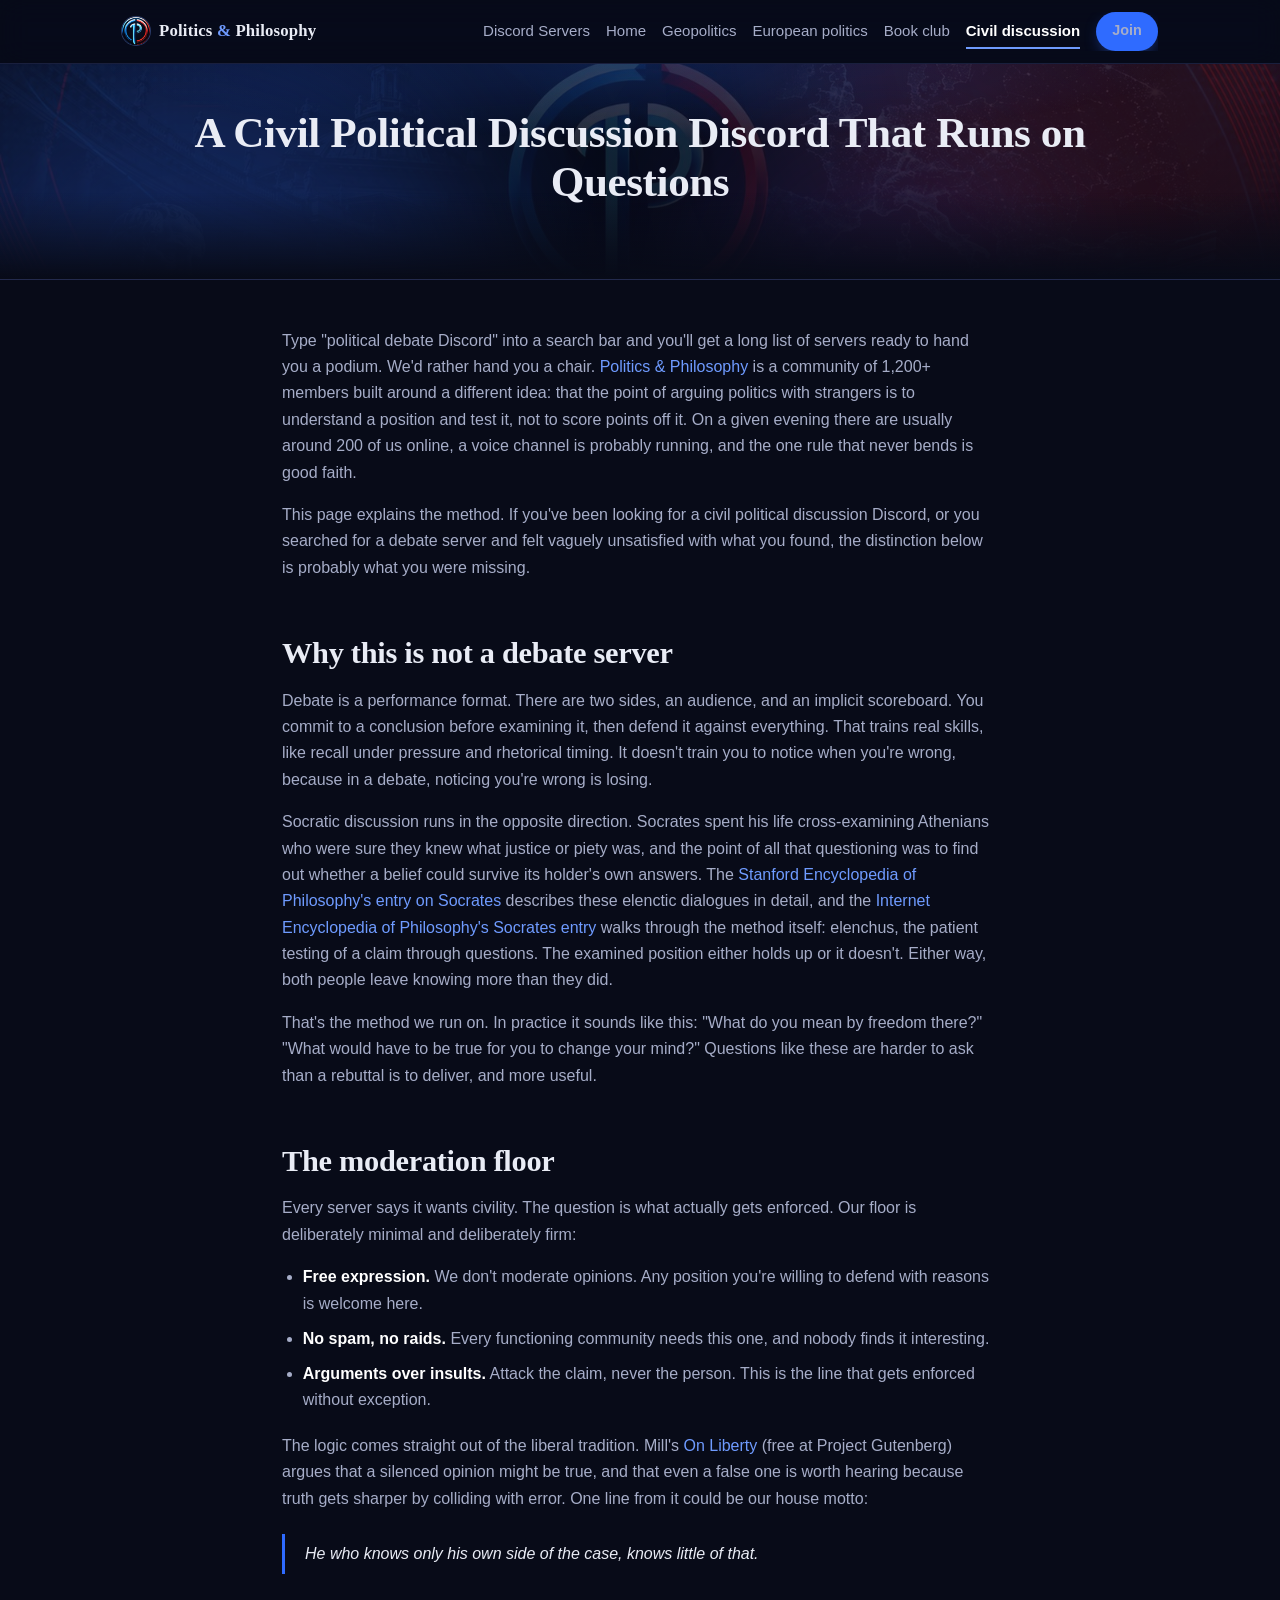
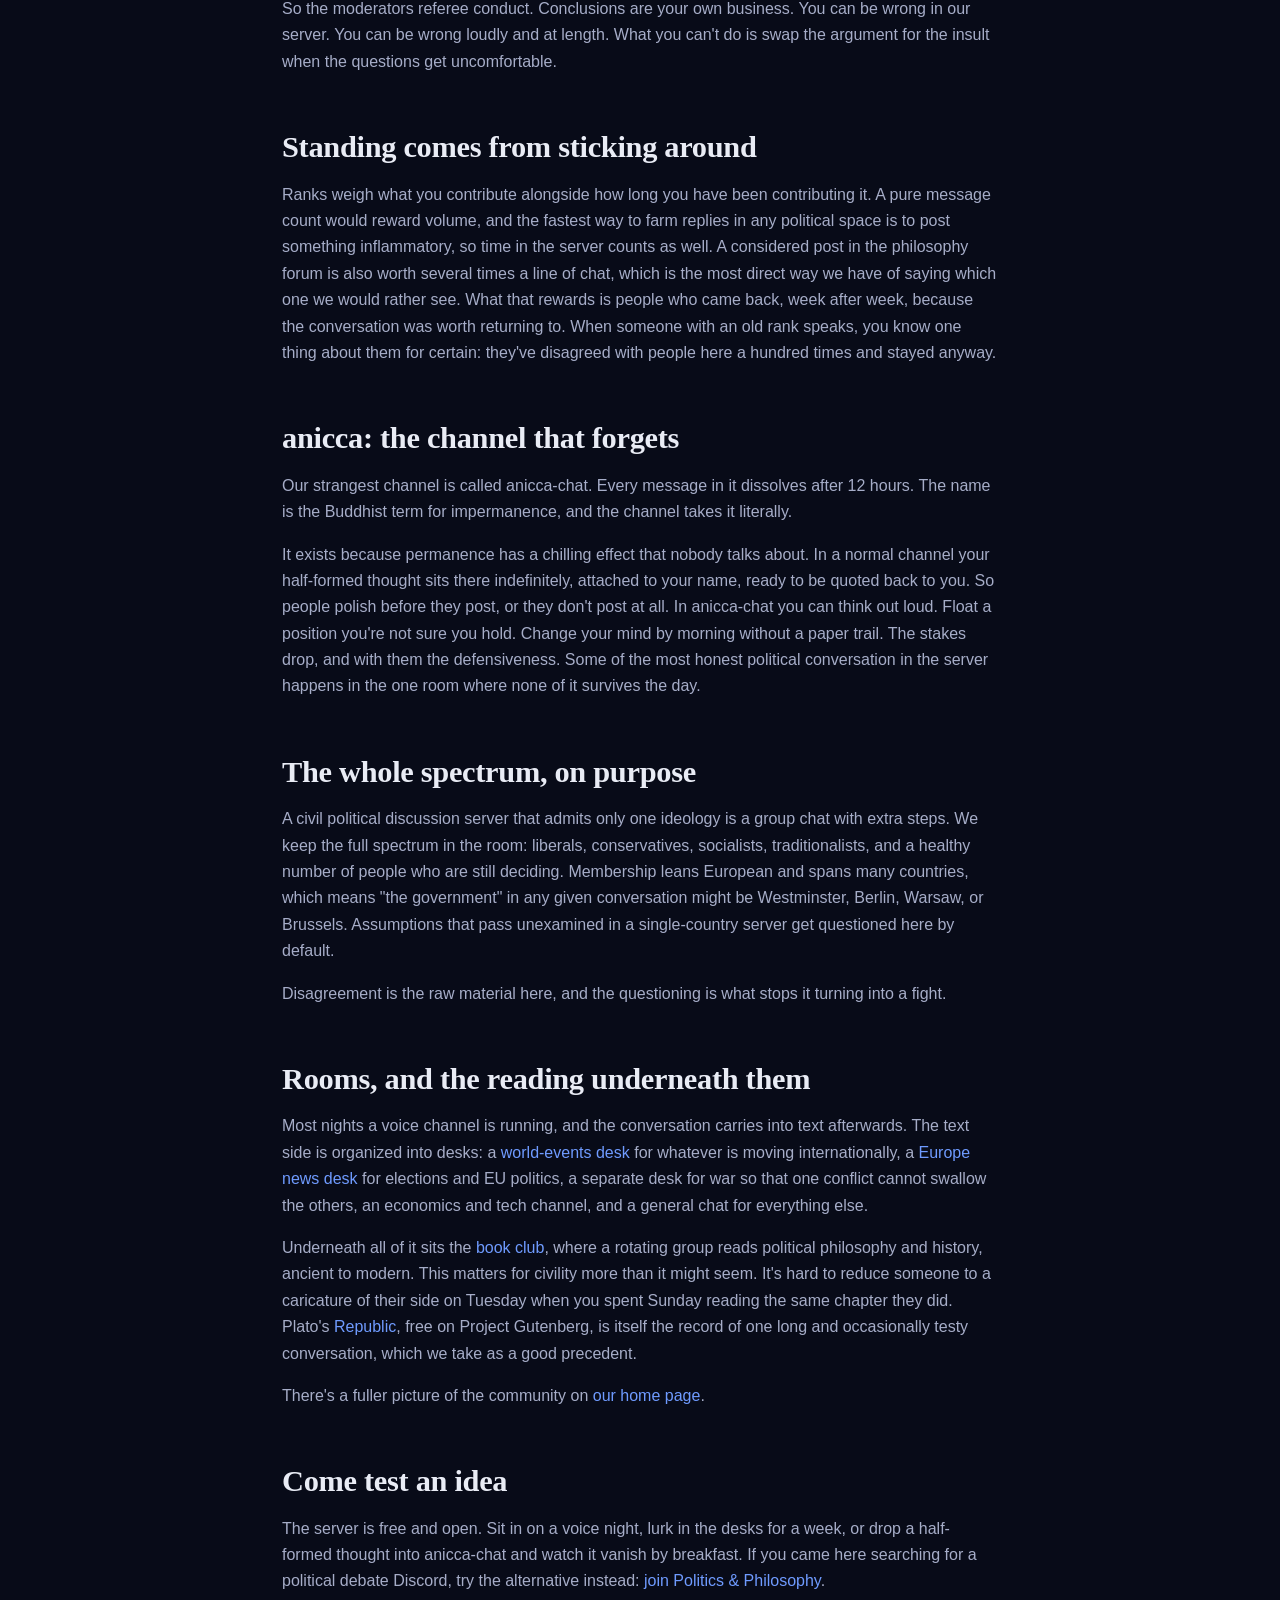
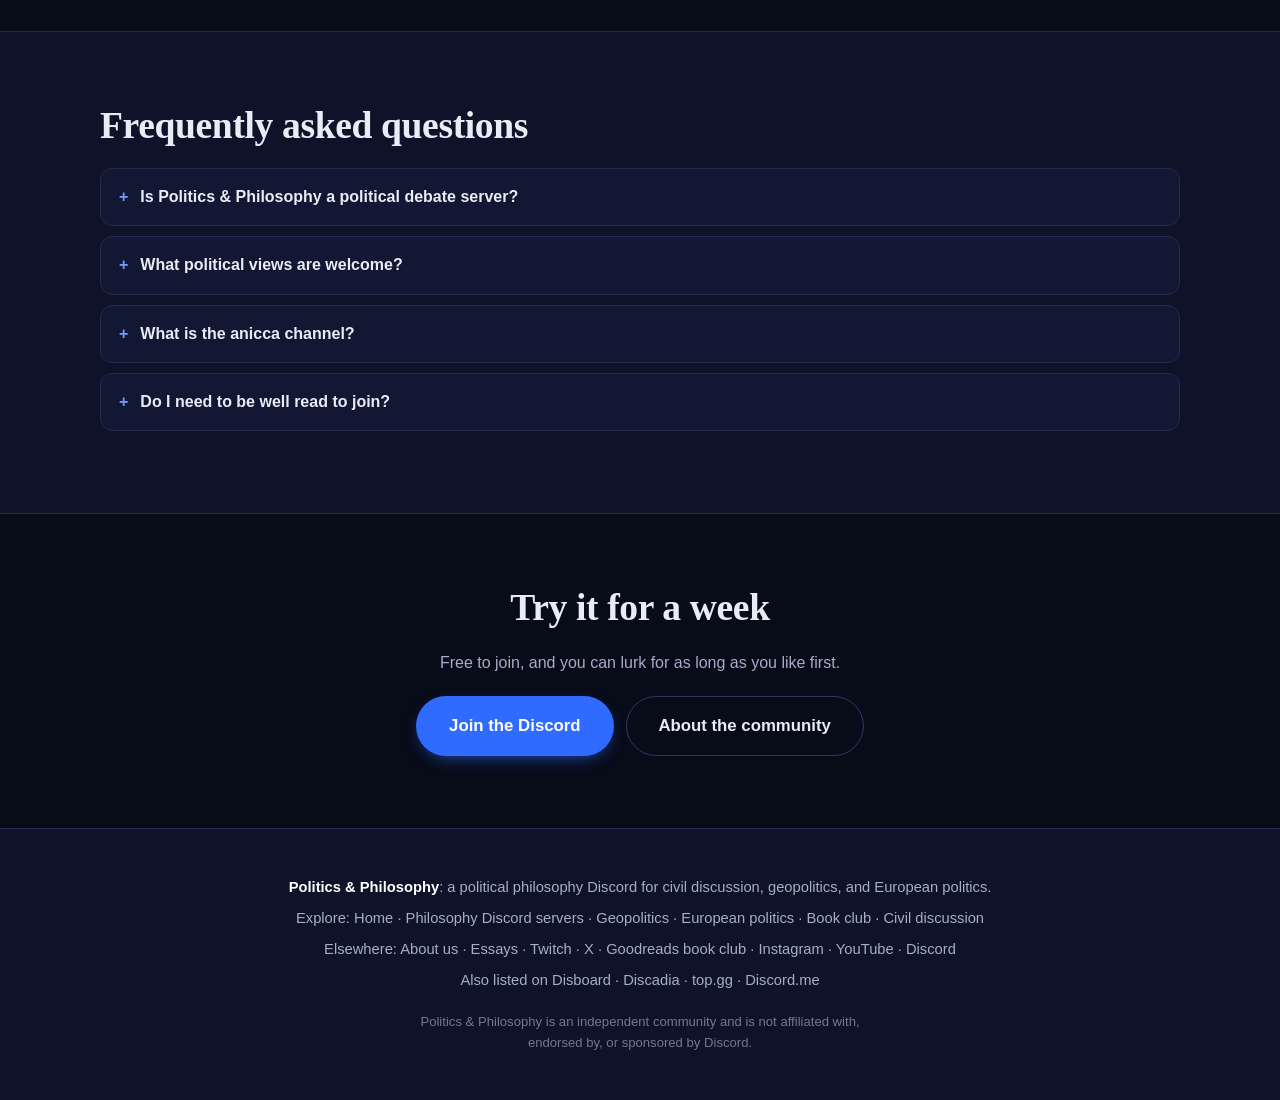
<file: civil-discussion/index.html>
<!doctype html>
<html lang="en">
<head>
<meta charset="utf-8">
<meta name="viewport" content="width=device-width, initial-scale=1">
<meta name="robots" content="index,follow,max-image-preview:large,max-snippet:-1,max-video-preview:-1">

<link rel="canonical" href="https://philosophydiscord.com/civil-discussion/">

<title>Civil Political Discussion Discord: Dialogue, Not Debate</title>
<meta name="description" content="A civil political discussion Discord for people tired of point-scoring: Socratic dialogue, 1,200+ members across the spectrum, and one rule, good faith.">

<meta property="og:type" content="article">
<meta property="og:site_name" content="Politics &amp; Philosophy">
<meta property="og:url" content="https://philosophydiscord.com/civil-discussion/">
<meta property="og:title" content="Civil Political Discussion Discord: Dialogue, Not Debate">
<meta property="og:description" content="A civil political discussion Discord for people tired of point-scoring: Socratic dialogue, 1,200+ members across the spectrum, and one rule, good faith.">
<meta property="og:image" content="https://philosophydiscord.com/og.png">
<meta property="og:image:width" content="1200">
<meta property="og:image:height" content="630">
<meta property="og:image:alt" content="Politics &amp; Philosophy: the political philosophy Discord.">
<meta name="twitter:card" content="summary_large_image">
<meta name="twitter:title" content="Civil Political Discussion Discord: Dialogue, Not Debate">
<meta name="twitter:description" content="A civil political discussion Discord for people tired of point-scoring: Socratic dialogue, 1,200+ members across the spectrum, and one rule, good faith.">
<meta name="twitter:image" content="https://philosophydiscord.com/og.png">
<meta name="twitter:image:alt" content="Politics &amp; Philosophy: the political philosophy Discord.">

<link rel="icon" href="/favicon.ico" sizes="32x32">
<link rel="icon" href="/favicon-192.png" type="image/png" sizes="192x192">
<link rel="apple-touch-icon" href="/apple-touch-icon.png">
<link rel="manifest" href="/site.webmanifest">
<link rel="stylesheet" href="/style.css">

<script type="application/ld+json">
{
 "@context": "https://schema.org",
 "@graph": [
  {
   "@type": "WebPage",
   "@id": "https://philosophydiscord.com/civil-discussion/",
   "url": "https://philosophydiscord.com/civil-discussion/",
   "name": "Civil Political Discussion Discord: Dialogue, Not Debate",
   "description": "A civil political discussion Discord for people tired of point-scoring: Socratic dialogue, 1,200+ members across the spectrum, and one rule, good faith.",
   "isPartOf": {
    "@id": "https://philosophydiscord.com/#website"
   },
   "publisher": {
    "@id": "https://polisphilo.com/#org"
   },
   "datePublished": "2026-08-10",
   "dateModified": "2026-08-13"
  },
  {
   "@type": "BreadcrumbList",
   "itemListElement": [
    {
     "@type": "ListItem",
     "position": 1,
     "name": "Home",
     "item": "https://philosophydiscord.com/"
    },
    {
     "@type": "ListItem",
     "position": 2,
     "name": "Civil Discussion",
     "item": "https://philosophydiscord.com/civil-discussion/"
    }
   ]
  }
 ]
}
</script>
<script>document.documentElement.className += ' js';</script>
<script src="/app.js" defer></script>
</head>
<body>

<nav class="topbar">
  <div class="topbar-in">
    <a class="brand" href="/"><img src="/mark.png" alt="" width="28" height="28"> <span>Politics <em>&amp;</em> Philosophy</span></a>
    <div class="site-links"><a href="/philosophy-discord-servers/">Discord Servers</a><a href="/">Home</a> <a href="/geopolitics-discord/">Geopolitics</a> <a href="/european-politics-discord/">European politics</a> <a href="/book-club/">Book club</a> <a href="/civil-discussion/" aria-current="page"><strong>Civil discussion</strong></a> <a class="btn btn-sm" href="https://discord.gg/RZgT4HBjCR" rel="noopener">Join</a></div>
  </div>
  <span class="progress"></span>
</nav>

<header class="hero page-hero">
  <div class="aurora" aria-hidden="true"><i></i><i></i><i></i></div>
  <div class="hero-inner">
    <h1>A Civil Political Discussion Discord That Runs on Questions</h1>
  </div>
</header>

<main>
  <article class="article">
<p>Type "political debate Discord" into a search bar and you'll get a long list of servers ready to hand you a podium. We'd rather hand you a chair. <a href="/">Politics &amp; Philosophy</a> is a community of 1,200+ members built around a different idea: that the point of arguing politics with strangers is to understand a position and test it, not to score points off it. On a given evening there are usually around 200 of us online, a voice channel is probably running, and the one rule that never bends is good faith.</p>

<p>This page explains the method. If you've been looking for a civil political discussion Discord, or you searched for a debate server and felt vaguely unsatisfied with what you found, the distinction below is probably what you were missing.</p>

<h2>Why this is not a debate server</h2>

<p>Debate is a performance format. There are two sides, an audience, and an implicit scoreboard. You commit to a conclusion before examining it, then defend it against everything. That trains real skills, like recall under pressure and rhetorical timing. It doesn't train you to notice when you're wrong, because in a debate, noticing you're wrong is losing.</p>

<p>Socratic discussion runs in the opposite direction. Socrates spent his life cross-examining Athenians who were sure they knew what justice or piety was, and the point of all that questioning was to find out whether a belief could survive its holder's own answers. The <a href="https://plato.stanford.edu/entries/socrates/">Stanford Encyclopedia of Philosophy's entry on Socrates</a> describes these elenctic dialogues in detail, and the <a href="https://iep.utm.edu/socrates/">Internet Encyclopedia of Philosophy's Socrates entry</a> walks through the method itself: elenchus, the patient testing of a claim through questions. The examined position either holds up or it doesn't. Either way, both people leave knowing more than they did.</p>

<p>That's the method we run on. In practice it sounds like this: "What do you mean by freedom there?" "What would have to be true for you to change your mind?" Questions like these are harder to ask than a rebuttal is to deliver, and more useful.</p>

<h2>The moderation floor</h2>

<p>Every server says it wants civility. The question is what actually gets enforced. Our floor is deliberately minimal and deliberately firm:</p>

<ul>
<li><strong>Free expression.</strong> We don't moderate opinions. Any position you're willing to defend with reasons is welcome here.</li>
<li><strong>No spam, no raids.</strong> Every functioning community needs this one, and nobody finds it interesting.</li>
<li><strong>Arguments over insults.</strong> Attack the claim, never the person. This is the line that gets enforced without exception.</li>
</ul>

<p>The logic comes straight out of the liberal tradition. Mill's <a href="https://www.gutenberg.org/ebooks/34901">On Liberty</a> (free at Project Gutenberg) argues that a silenced opinion might be true, and that even a false one is worth hearing because truth gets sharper by colliding with error. One line from it could be our house motto:</p>

<blockquote><p>He who knows only his own side of the case, knows little of that.</p></blockquote>

<p>So the moderators referee conduct. Conclusions are your own business. You can be wrong in our server. You can be wrong loudly and at length. What you can't do is swap the argument for the insult when the questions get uncomfortable.</p>

<h2>Standing comes from sticking around</h2>

<p>Ranks weigh what you contribute alongside how long you have been contributing it. A pure message count would reward volume, and the fastest way to farm replies in any political space is to post something inflammatory, so time in the server counts as well. A considered post in the philosophy forum is also worth several times a line of chat, which is the most direct way we have of saying which one we would rather see. What that rewards is people who came back, week after week, because the conversation was worth returning to. When someone with an old rank speaks, you know one thing about them for certain: they've disagreed with people here a hundred times and stayed anyway.</p>

<h2>anicca: the channel that forgets</h2>

<p>Our strangest channel is called anicca-chat. Every message in it dissolves after 12 hours. The name is the Buddhist term for impermanence, and the channel takes it literally.</p>

<p>It exists because permanence has a chilling effect that nobody talks about. In a normal channel your half-formed thought sits there indefinitely, attached to your name, ready to be quoted back to you. So people polish before they post, or they don't post at all. In anicca-chat you can think out loud. Float a position you're not sure you hold. Change your mind by morning without a paper trail. The stakes drop, and with them the defensiveness. Some of the most honest political conversation in the server happens in the one room where none of it survives the day.</p>

<h2>The whole spectrum, on purpose</h2>

<p>A civil political discussion server that admits only one ideology is a group chat with extra steps. We keep the full spectrum in the room: liberals, conservatives, socialists, traditionalists, and a healthy number of people who are still deciding. Membership leans European and spans many countries, which means "the government" in any given conversation might be Westminster, Berlin, Warsaw, or Brussels. Assumptions that pass unexamined in a single-country server get questioned here by default.</p>

<p>Disagreement is the raw material here, and the questioning is what stops it turning into a fight.</p>

<h2>Rooms, and the reading underneath them</h2>

<p>Most nights a voice channel is running, and the conversation carries into text afterwards. The text side is organized into desks: a <a href="/geopolitics-discord/">world-events desk</a> for whatever is moving internationally, a <a href="/european-politics-discord/">Europe news desk</a> for elections and EU politics, a separate desk for war so that one conflict cannot swallow the others, an economics and tech channel, and a general chat for everything else.</p>

<p>Underneath all of it sits the <a href="/book-club/">book club</a>, where a rotating group reads political philosophy and history, ancient to modern. This matters for civility more than it might seem. It's hard to reduce someone to a caricature of their side on Tuesday when you spent Sunday reading the same chapter they did. Plato's <a href="https://www.gutenberg.org/ebooks/1497">Republic</a>, free on Project Gutenberg, is itself the record of one long and occasionally testy conversation, which we take as a good precedent.</p>

<p>There's a fuller picture of the community on <a href="/">our home page</a>.</p>

<h2>Come test an idea</h2>

<p>The server is free and open. Sit in on a voice night, lurk in the desks for a week, or drop a half-formed thought into anicca-chat and watch it vanish by breakfast. If you came here searching for a political debate Discord, try the alternative instead: <a href="https://discord.gg/RZgT4HBjCR">join Politics &amp; Philosophy</a>.</p>
  </article>

  <section class="band alt" id="faq">
    <h2>Frequently asked questions</h2>
    <details><summary>Is Politics &amp; Philosophy a political debate server?</summary><p>No, and the difference is the point. Debate formats crown a winner. We run Socratic discussion, where the goal is to understand a position and test it through questions. If you want ranked competitive debating, other servers do that. If you want to leave a conversation knowing more than you brought into it, that's what we're built for.</p></details>
    <details><summary>What political views are welcome?</summary><p>All of them, by design. Liberals, conservatives, socialists, traditionalists, and plenty of people who haven't decided yet share the same channels. Moderation covers conduct rather than opinion: no spam, no raids, arguments over insults. Any position you can defend with reasons in good faith is fair game.</p></details>
    <details><summary>What is the anicca channel?</summary><p>A text channel where every message dissolves after 12 hours, named for the Buddhist word for impermanence. Because nothing persists, people speak more freely there: half-formed ideas, positions they're still testing, thinking out loud. It's one of the ways we lower the stakes of disagreement.</p></details>
    <details><summary>Do I need to be well read to join?</summary><p>No. Curiosity and good faith are the only real requirements. The book club is there when you want it and quiet when you don't, and members recommend books to each other constantly, but nobody quizzes you at the door. Joining is free.</p></details>
  </section>

  <section class="band" style="text-align:center">
    <h2>Try it for a week</h2>
    <p style="margin:0 auto 1.2em">Free to join, and you can lurk for as long as you like first.</p>
    <div class="cta-row"><a class="btn btn-lg" href="https://discord.gg/RZgT4HBjCR" rel="noopener">Join the Discord</a>
    <a class="btn btn-lg btn-ghost" href="/">About the community</a></div>
  </section>
</main>

<footer class="foot">
  <p><strong>Politics &amp; Philosophy</strong>: a political philosophy Discord for civil discussion, geopolitics, and European politics.</p>
  <p>Explore: <a href="/">Home</a> · <a href="/philosophy-discord-servers/">Philosophy Discord servers</a> · <a href="/geopolitics-discord/">Geopolitics</a> · <a href="/european-politics-discord/">European politics</a> · <a href="/book-club/">Book club</a> · <a href="/civil-discussion/">Civil discussion</a></p>
  <p>Elsewhere: <a href="https://polisphilo.com/" rel="noopener">About us</a> · <a href="https://politicsphilosophy.com/" rel="noopener">Essays</a> · <a href="https://www.twitch.tv/polisphilo" rel="noopener">Twitch</a> · <a href="https://x.com/polisphilo" rel="noopener">X</a> · <a href="https://www.goodreads.com/group/show/7275049-politics-philosophy-book-club" rel="noopener">Goodreads book club</a> · <a href="https://www.instagram.com/polisphilo" rel="noopener">Instagram</a> · <a href="https://www.youtube.com/@polisphilo" rel="noopener">YouTube</a> · <a href="https://discord.gg/RZgT4HBjCR" rel="noopener">Discord</a></p>
  <p>Also listed on <a href="https://disboard.org/server/553617191358955520" rel="noopener">Disboard</a> · <a href="https://discadia.com/server/PoliticsPhilosophy" rel="noopener">Discadia</a> · <a href="https://top.gg/discord/servers/872885277177040896" rel="noopener">top.gg</a> · <a href="https://discord.me/european" rel="noopener">Discord.me</a></p>
  <p class="disclaimer">Politics &amp; Philosophy is an independent community and is not affiliated with, endorsed by, or sponsored by Discord.</p>
</footer>

</body>
</html>
</file>
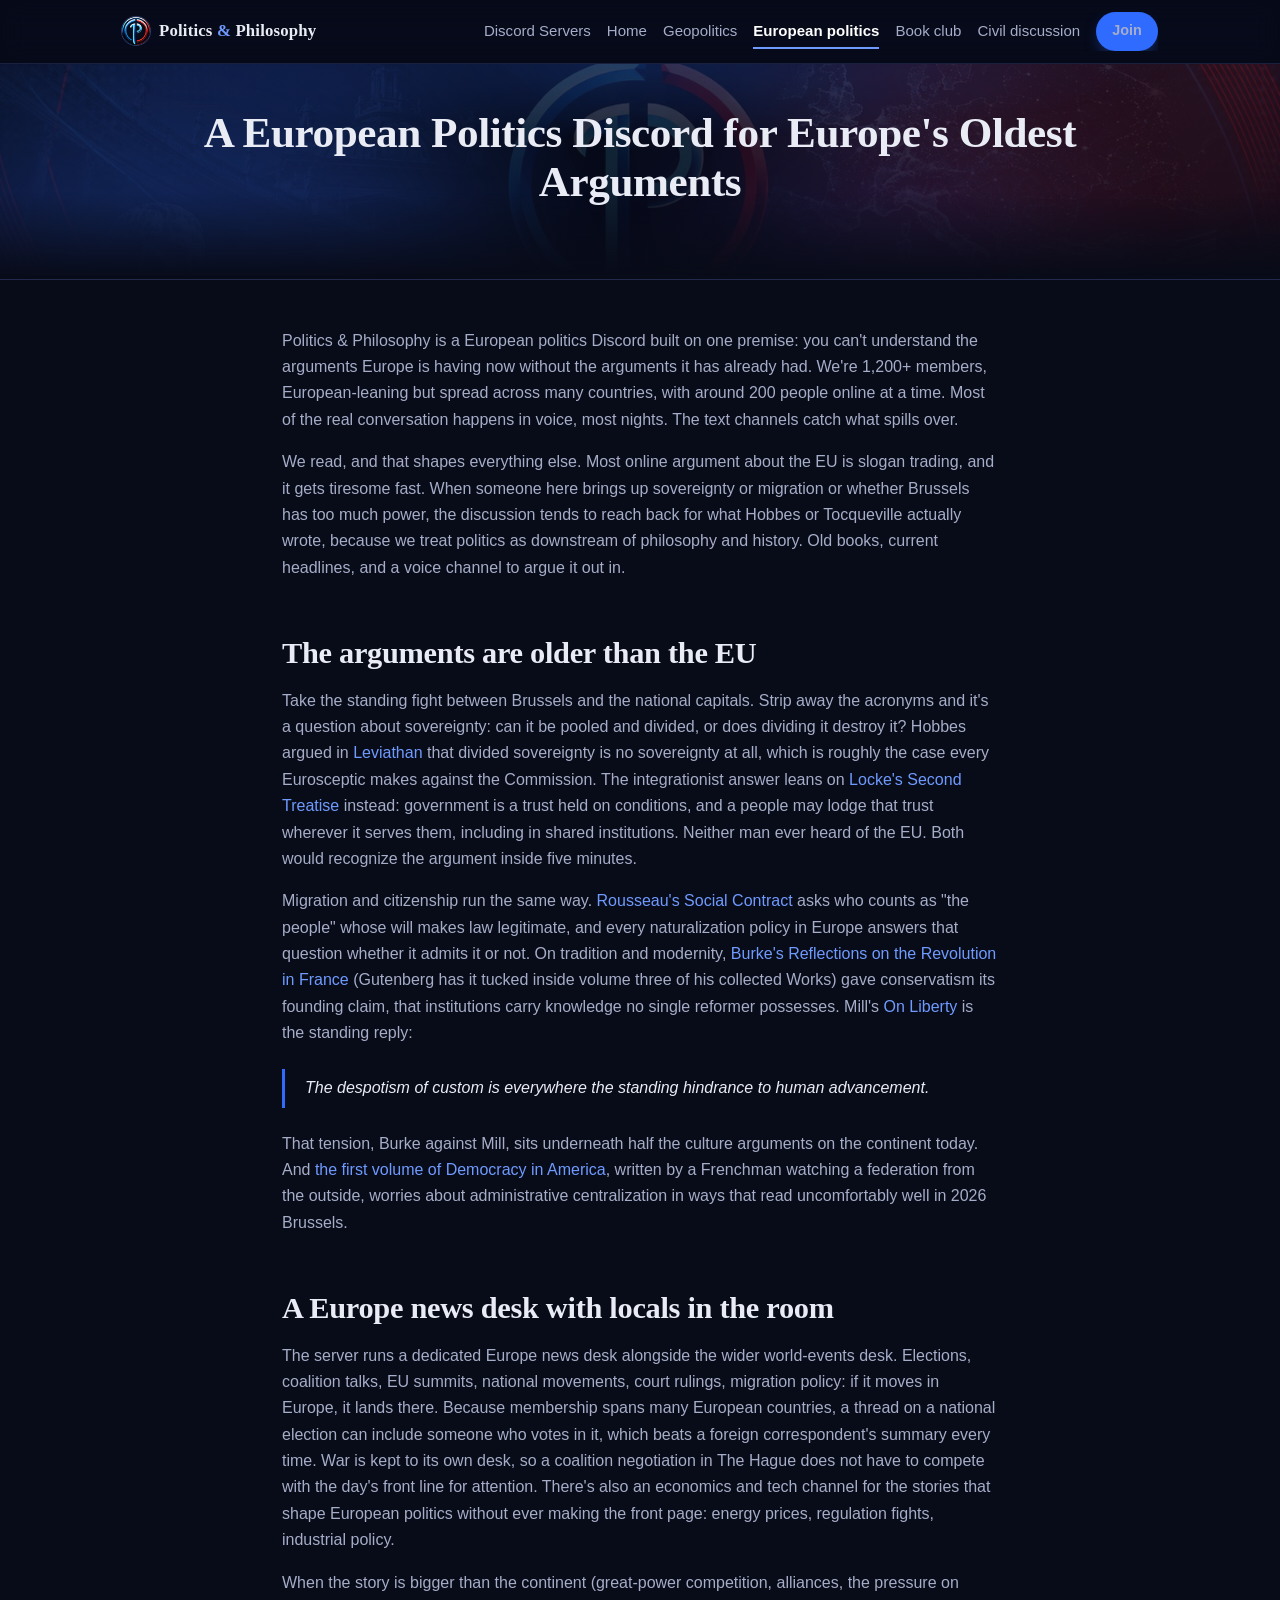
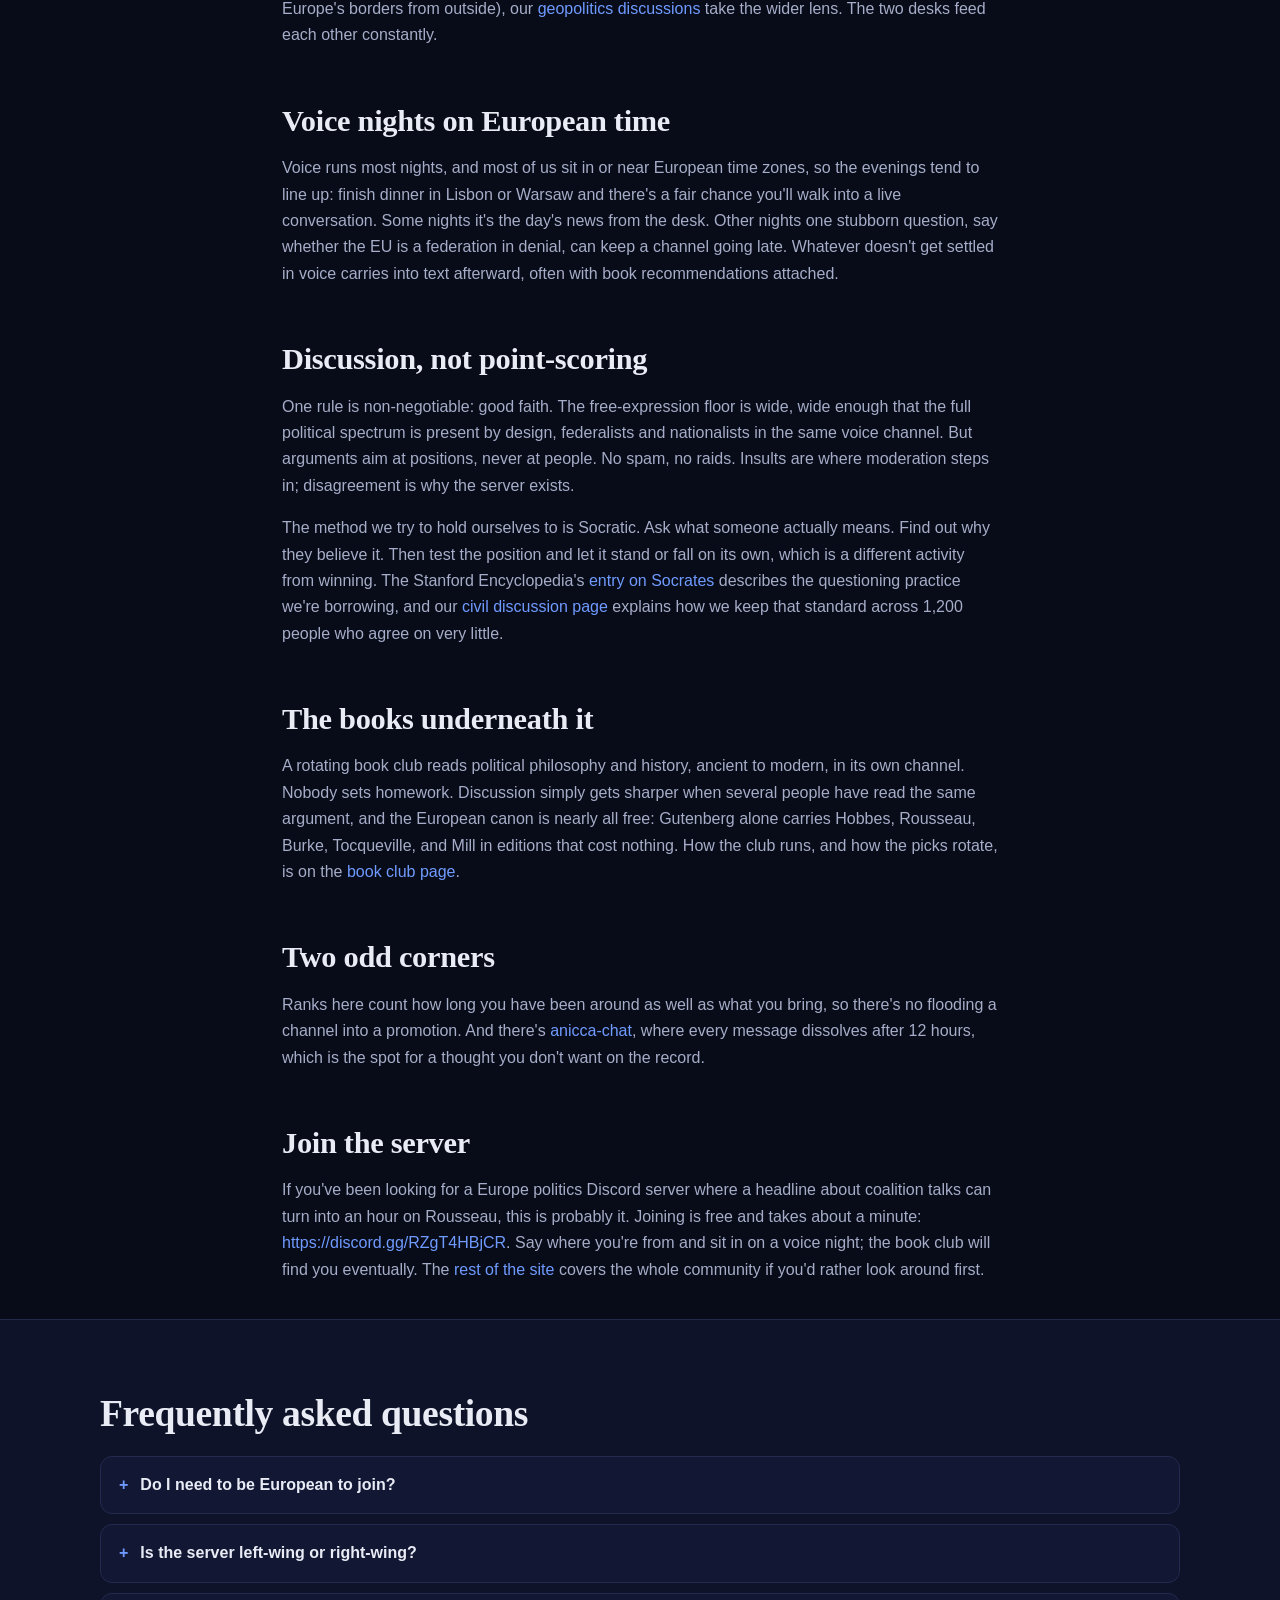
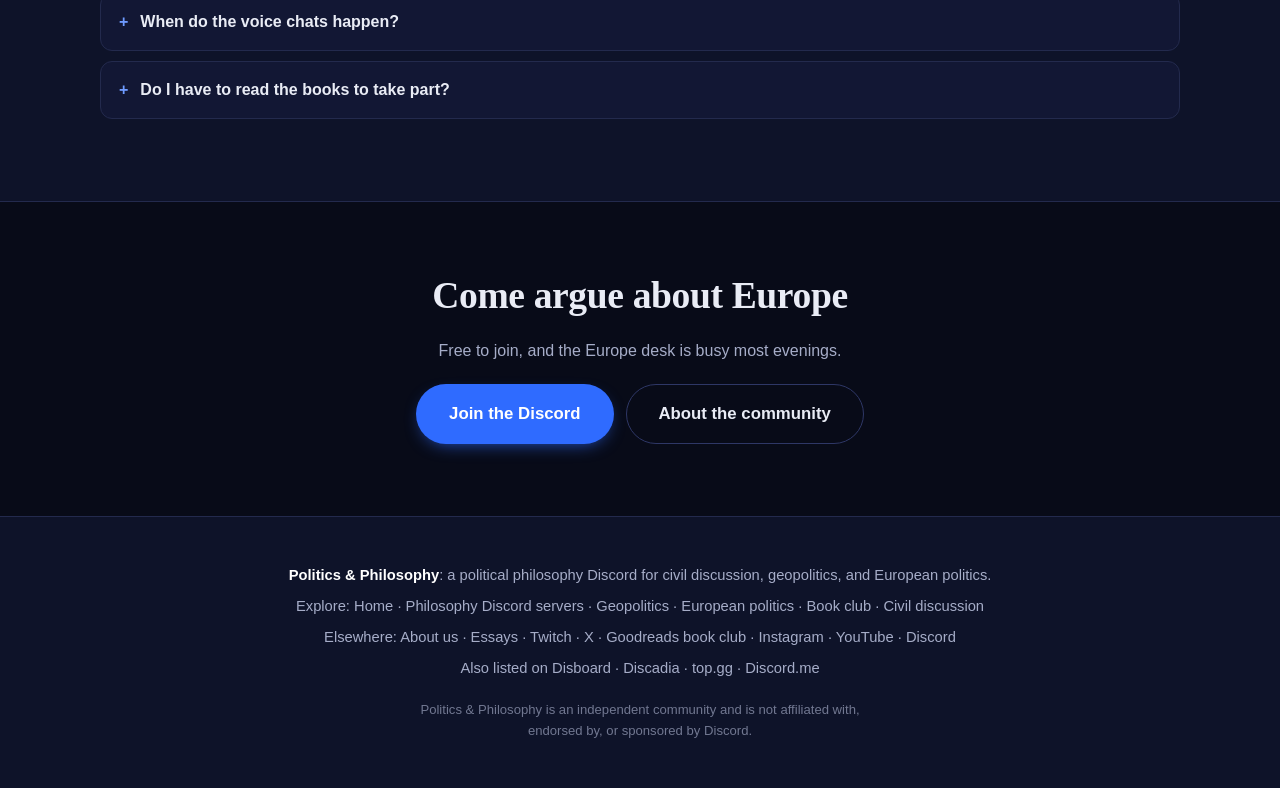
<file: european-politics-discord/index.html>
<!doctype html>
<html lang="en">
<head>
<meta charset="utf-8">
<meta name="viewport" content="width=device-width, initial-scale=1">
<meta name="robots" content="index,follow,max-image-preview:large,max-snippet:-1,max-video-preview:-1">

<link rel="canonical" href="https://philosophydiscord.com/european-politics-discord/">

<title>European Politics Discord: EU, Elections &amp; Old Ideas</title>
<meta name="description" content="A European politics Discord: 1,200+ members, a dedicated Europe news desk, voice chats most nights, and a book club from Hobbes to Mill.">

<meta property="og:type" content="article">
<meta property="og:site_name" content="Politics &amp; Philosophy">
<meta property="og:url" content="https://philosophydiscord.com/european-politics-discord/">
<meta property="og:title" content="European Politics Discord: EU, Elections &amp; Old Ideas">
<meta property="og:description" content="A European politics Discord: 1,200+ members, a dedicated Europe news desk, voice chats most nights, and a book club from Hobbes to Mill.">
<meta property="og:image" content="https://philosophydiscord.com/og.png">
<meta property="og:image:width" content="1200">
<meta property="og:image:height" content="630">
<meta property="og:image:alt" content="Politics &amp; Philosophy: the political philosophy Discord.">
<meta name="twitter:card" content="summary_large_image">
<meta name="twitter:title" content="European Politics Discord: EU, Elections &amp; Old Ideas">
<meta name="twitter:description" content="A European politics Discord: 1,200+ members, a dedicated Europe news desk, voice chats most nights, and a book club from Hobbes to Mill.">
<meta name="twitter:image" content="https://philosophydiscord.com/og.png">
<meta name="twitter:image:alt" content="Politics &amp; Philosophy: the political philosophy Discord.">

<link rel="icon" href="/favicon.ico" sizes="32x32">
<link rel="icon" href="/favicon-192.png" type="image/png" sizes="192x192">
<link rel="apple-touch-icon" href="/apple-touch-icon.png">
<link rel="manifest" href="/site.webmanifest">
<link rel="stylesheet" href="/style.css">

<script type="application/ld+json">
{
 "@context": "https://schema.org",
 "@graph": [
  {
   "@type": "WebPage",
   "@id": "https://philosophydiscord.com/european-politics-discord/",
   "url": "https://philosophydiscord.com/european-politics-discord/",
   "name": "European Politics Discord: EU, Elections & Old Ideas",
   "description": "A European politics Discord: 1,200+ members, a dedicated Europe news desk, voice chats most nights, and a book club from Hobbes to Mill.",
   "isPartOf": {
    "@id": "https://philosophydiscord.com/#website"
   },
   "publisher": {
    "@id": "https://polisphilo.com/#org"
   },
   "datePublished": "2026-08-10",
   "dateModified": "2026-08-13"
  },
  {
   "@type": "BreadcrumbList",
   "itemListElement": [
    {
     "@type": "ListItem",
     "position": 1,
     "name": "Home",
     "item": "https://philosophydiscord.com/"
    },
    {
     "@type": "ListItem",
     "position": 2,
     "name": "European Politics",
     "item": "https://philosophydiscord.com/european-politics-discord/"
    }
   ]
  }
 ]
}
</script>
<script>document.documentElement.className += ' js';</script>
<script src="/app.js" defer></script>
</head>
<body>

<nav class="topbar">
  <div class="topbar-in">
    <a class="brand" href="/"><img src="/mark.png" alt="" width="28" height="28"> <span>Politics <em>&amp;</em> Philosophy</span></a>
    <div class="site-links"><a href="/philosophy-discord-servers/">Discord Servers</a><a href="/">Home</a> <a href="/geopolitics-discord/">Geopolitics</a> <a href="/european-politics-discord/" aria-current="page"><strong>European politics</strong></a> <a href="/book-club/">Book club</a> <a href="/civil-discussion/">Civil discussion</a> <a class="btn btn-sm" href="https://discord.gg/RZgT4HBjCR" rel="noopener">Join</a></div>
  </div>
  <span class="progress"></span>
</nav>

<header class="hero page-hero">
  <div class="aurora" aria-hidden="true"><i></i><i></i><i></i></div>
  <div class="hero-inner">
    <h1>A European Politics Discord for Europe&#x27;s Oldest Arguments</h1>
  </div>
</header>

<main>
  <article class="article">
<p>Politics &amp; Philosophy is a European politics Discord built on one premise: you can't understand the arguments Europe is having now without the arguments it has already had. We're 1,200+ members, European-leaning but spread across many countries, with around 200 people online at a time. Most of the real conversation happens in voice, most nights. The text channels catch what spills over.</p>
<p>We read, and that shapes everything else. Most online argument about the EU is slogan trading, and it gets tiresome fast. When someone here brings up sovereignty or migration or whether Brussels has too much power, the discussion tends to reach back for what Hobbes or Tocqueville actually wrote, because we treat politics as downstream of philosophy and history. Old books, current headlines, and a voice channel to argue it out in.</p>
<h2>The arguments are older than the EU</h2>
<p>Take the standing fight between Brussels and the national capitals. Strip away the acronyms and it's a question about sovereignty: can it be pooled and divided, or does dividing it destroy it? Hobbes argued in <a href="https://www.gutenberg.org/ebooks/3207">Leviathan</a> that divided sovereignty is no sovereignty at all, which is roughly the case every Eurosceptic makes against the Commission. The integrationist answer leans on <a href="https://www.gutenberg.org/ebooks/7370">Locke's Second Treatise</a> instead: government is a trust held on conditions, and a people may lodge that trust wherever it serves them, including in shared institutions. Neither man ever heard of the EU. Both would recognize the argument inside five minutes.</p>
<p>Migration and citizenship run the same way. <a href="https://www.gutenberg.org/ebooks/46333">Rousseau's Social Contract</a> asks who counts as "the people" whose will makes law legitimate, and every naturalization policy in Europe answers that question whether it admits it or not. On tradition and modernity, <a href="https://www.gutenberg.org/ebooks/15679">Burke's Reflections on the Revolution in France</a> (Gutenberg has it tucked inside volume three of his collected Works) gave conservatism its founding claim, that institutions carry knowledge no single reformer possesses. Mill's <a href="https://www.gutenberg.org/ebooks/34901">On Liberty</a> is the standing reply:</p>
<blockquote><p>The despotism of custom is everywhere the standing hindrance to human advancement.</p></blockquote>
<p>That tension, Burke against Mill, sits underneath half the culture arguments on the continent today. And <a href="https://www.gutenberg.org/ebooks/815">the first volume of Democracy in America</a>, written by a Frenchman watching a federation from the outside, worries about administrative centralization in ways that read uncomfortably well in 2026 Brussels.</p>
<h2>A Europe news desk with locals in the room</h2>
<p>The server runs a dedicated Europe news desk alongside the wider world-events desk. Elections, coalition talks, EU summits, national movements, court rulings, migration policy: if it moves in Europe, it lands there. Because membership spans many European countries, a thread on a national election can include someone who votes in it, which beats a foreign correspondent's summary every time. War is kept to its own desk, so a coalition negotiation in The Hague does not have to compete with the day's front line for attention. There's also an economics and tech channel for the stories that shape European politics without ever making the front page: energy prices, regulation fights, industrial policy.</p>
<p>When the story is bigger than the continent (great-power competition, alliances, the pressure on Europe's borders from outside), our <a href="/geopolitics-discord/">geopolitics discussions</a> take the wider lens. The two desks feed each other constantly.</p>
<h2>Voice nights on European time</h2>
<p>Voice runs most nights, and most of us sit in or near European time zones, so the evenings tend to line up: finish dinner in Lisbon or Warsaw and there's a fair chance you'll walk into a live conversation. Some nights it's the day's news from the desk. Other nights one stubborn question, say whether the EU is a federation in denial, can keep a channel going late. Whatever doesn't get settled in voice carries into text afterward, often with book recommendations attached.</p>
<h2>Discussion, not point-scoring</h2>
<p>One rule is non-negotiable: good faith. The free-expression floor is wide, wide enough that the full political spectrum is present by design, federalists and nationalists in the same voice channel. But arguments aim at positions, never at people. No spam, no raids. Insults are where moderation steps in; disagreement is why the server exists.</p>
<p>The method we try to hold ourselves to is Socratic. Ask what someone actually means. Find out why they believe it. Then test the position and let it stand or fall on its own, which is a different activity from winning. The Stanford Encyclopedia's <a href="https://plato.stanford.edu/entries/socrates/">entry on Socrates</a> describes the questioning practice we're borrowing, and our <a href="/civil-discussion/">civil discussion page</a> explains how we keep that standard across 1,200 people who agree on very little.</p>
<h2>The books underneath it</h2>
<p>A rotating book club reads political philosophy and history, ancient to modern, in its own channel. Nobody sets homework. Discussion simply gets sharper when several people have read the same argument, and the European canon is nearly all free: Gutenberg alone carries Hobbes, Rousseau, Burke, Tocqueville, and Mill in editions that cost nothing. How the club runs, and how the picks rotate, is on the <a href="/book-club/">book club page</a>.</p>
<h2>Two odd corners</h2>
<p>Ranks here count how long you have been around as well as what you bring, so there's no flooding a channel into a promotion. And there's <a href="/civil-discussion/">anicca-chat</a>, where every message dissolves after 12 hours, which is the spot for a thought you don't want on the record.</p>
<h2>Join the server</h2>
<p>If you've been looking for a Europe politics Discord server where a headline about coalition talks can turn into an hour on Rousseau, this is probably it. Joining is free and takes about a minute: <a href="https://discord.gg/RZgT4HBjCR">https://discord.gg/RZgT4HBjCR</a>. Say where you're from and sit in on a voice night; the book club will find you eventually. The <a href="/">rest of the site</a> covers the whole community if you'd rather look around first.</p>
  </article>

  <section class="band alt" id="faq">
    <h2>Frequently asked questions</h2>
    <details><summary>Do I need to be European to join?</summary><p>No. The membership leans European and spans many countries, but outsiders are welcome. If you follow EU politics from the outside, you'll find members happy to explain how a policy lands where they live. Curiosity and good faith are the only real requirements.</p></details>
    <details><summary>Is the server left-wing or right-wing?</summary><p>Neither, by design. The full political spectrum is present, from convinced federalists to convinced nationalists, and the moderation floor protects free expression. The one hard rule is good faith: no spam, no raids, and arguments aimed at positions rather than people.</p></details>
    <details><summary>When do the voice chats happen?</summary><p>Voice channels run most nights. Since much of the membership lives in or near European time zones, the busiest hours tend to fall in European evenings. Conversation carries into the text channels afterward, so if you miss a night you can pick up the thread the next day.</p></details>
    <details><summary>Do I have to read the books to take part?</summary><p>No. The book club is opt-in, and most channels never assume you've done the reading. That said, the texts we lean on most, from Plato through Mill, are free on Project Gutenberg, so the barrier is low if you get curious.</p></details>
  </section>

  <section class="band" style="text-align:center">
    <h2>Come argue about Europe</h2>
    <p style="margin:0 auto 1.2em">Free to join, and the Europe desk is busy most evenings.</p>
    <div class="cta-row"><a class="btn btn-lg" href="https://discord.gg/RZgT4HBjCR" rel="noopener">Join the Discord</a>
    <a class="btn btn-lg btn-ghost" href="/">About the community</a></div>
  </section>
</main>

<footer class="foot">
  <p><strong>Politics &amp; Philosophy</strong>: a political philosophy Discord for civil discussion, geopolitics, and European politics.</p>
  <p>Explore: <a href="/">Home</a> · <a href="/philosophy-discord-servers/">Philosophy Discord servers</a> · <a href="/geopolitics-discord/">Geopolitics</a> · <a href="/european-politics-discord/">European politics</a> · <a href="/book-club/">Book club</a> · <a href="/civil-discussion/">Civil discussion</a></p>
  <p>Elsewhere: <a href="https://polisphilo.com/" rel="noopener">About us</a> · <a href="https://politicsphilosophy.com/" rel="noopener">Essays</a> · <a href="https://www.twitch.tv/polisphilo" rel="noopener">Twitch</a> · <a href="https://x.com/polisphilo" rel="noopener">X</a> · <a href="https://www.goodreads.com/group/show/7275049-politics-philosophy-book-club" rel="noopener">Goodreads book club</a> · <a href="https://www.instagram.com/polisphilo" rel="noopener">Instagram</a> · <a href="https://www.youtube.com/@polisphilo" rel="noopener">YouTube</a> · <a href="https://discord.gg/RZgT4HBjCR" rel="noopener">Discord</a></p>
  <p>Also listed on <a href="https://disboard.org/server/553617191358955520" rel="noopener">Disboard</a> · <a href="https://discadia.com/server/PoliticsPhilosophy" rel="noopener">Discadia</a> · <a href="https://top.gg/discord/servers/872885277177040896" rel="noopener">top.gg</a> · <a href="https://discord.me/european" rel="noopener">Discord.me</a></p>
  <p class="disclaimer">Politics &amp; Philosophy is an independent community and is not affiliated with, endorsed by, or sponsored by Discord.</p>
</footer>

</body>
</html>
</file>
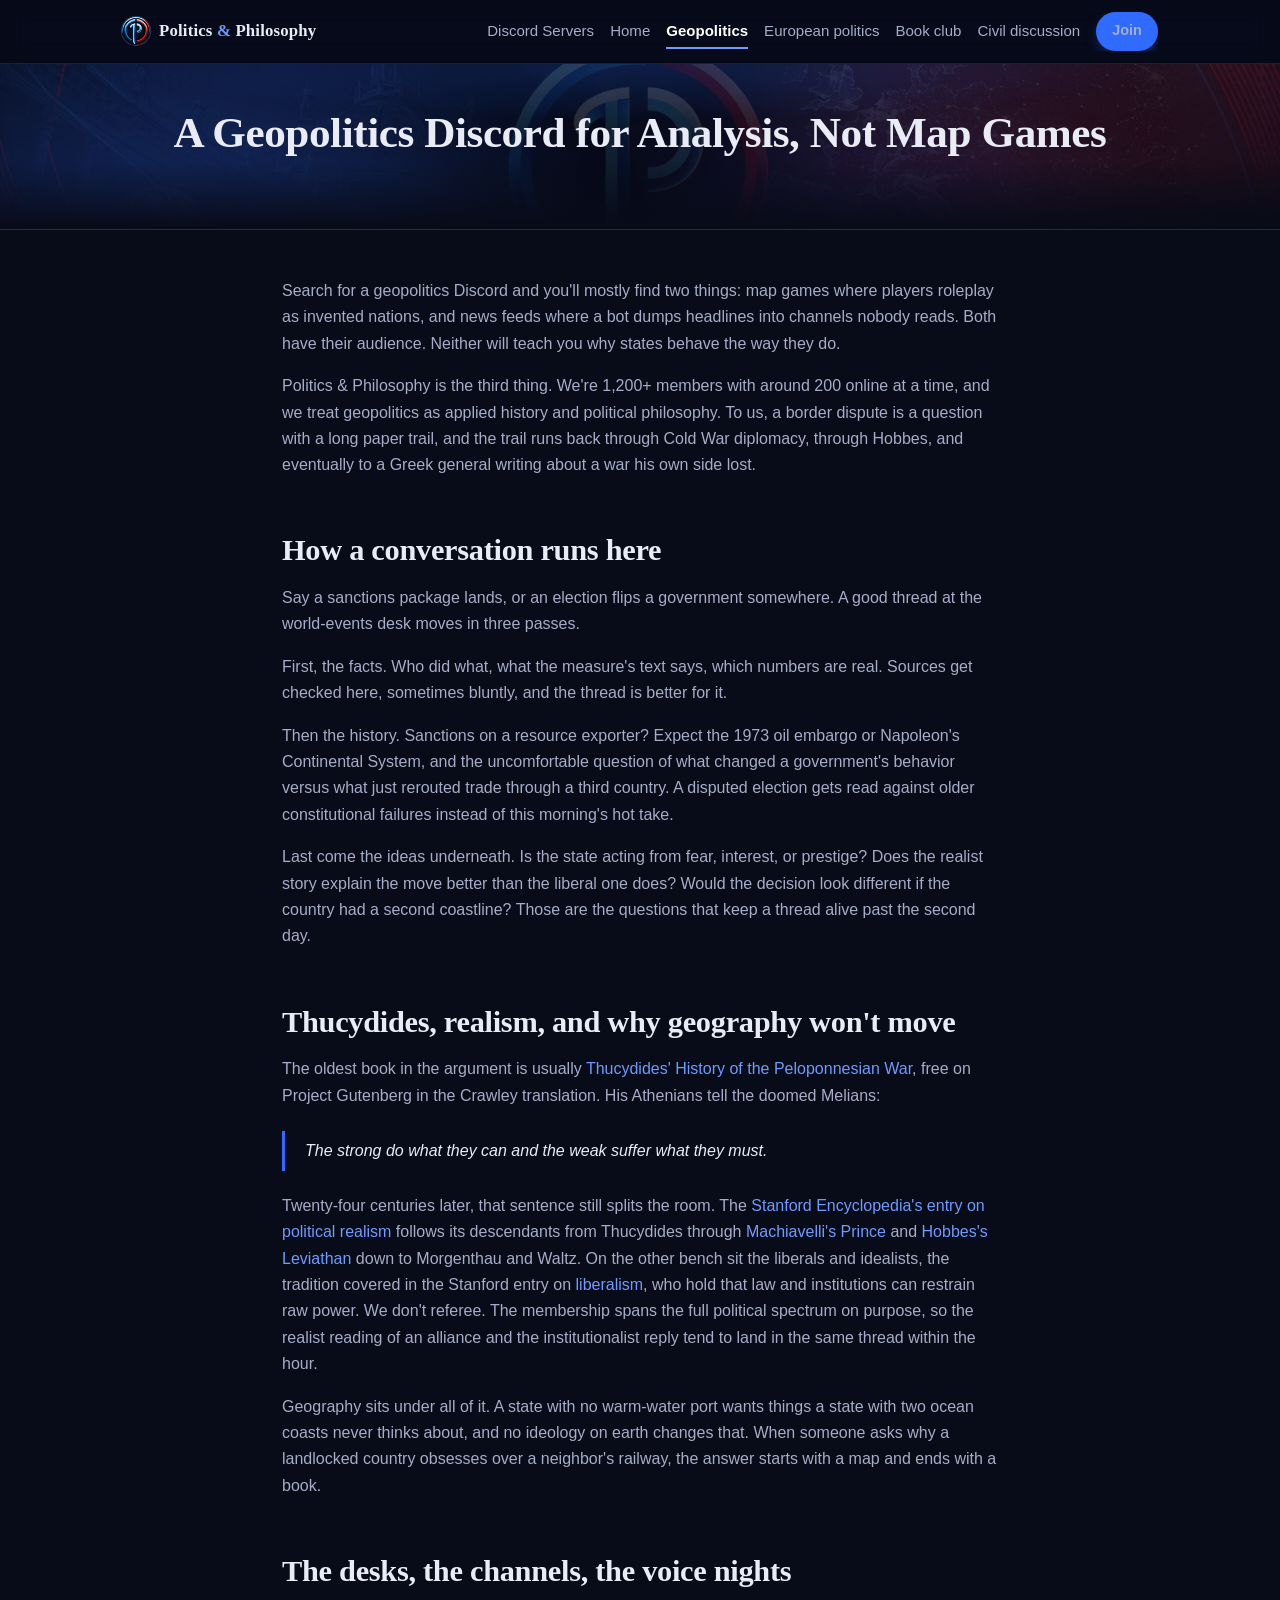
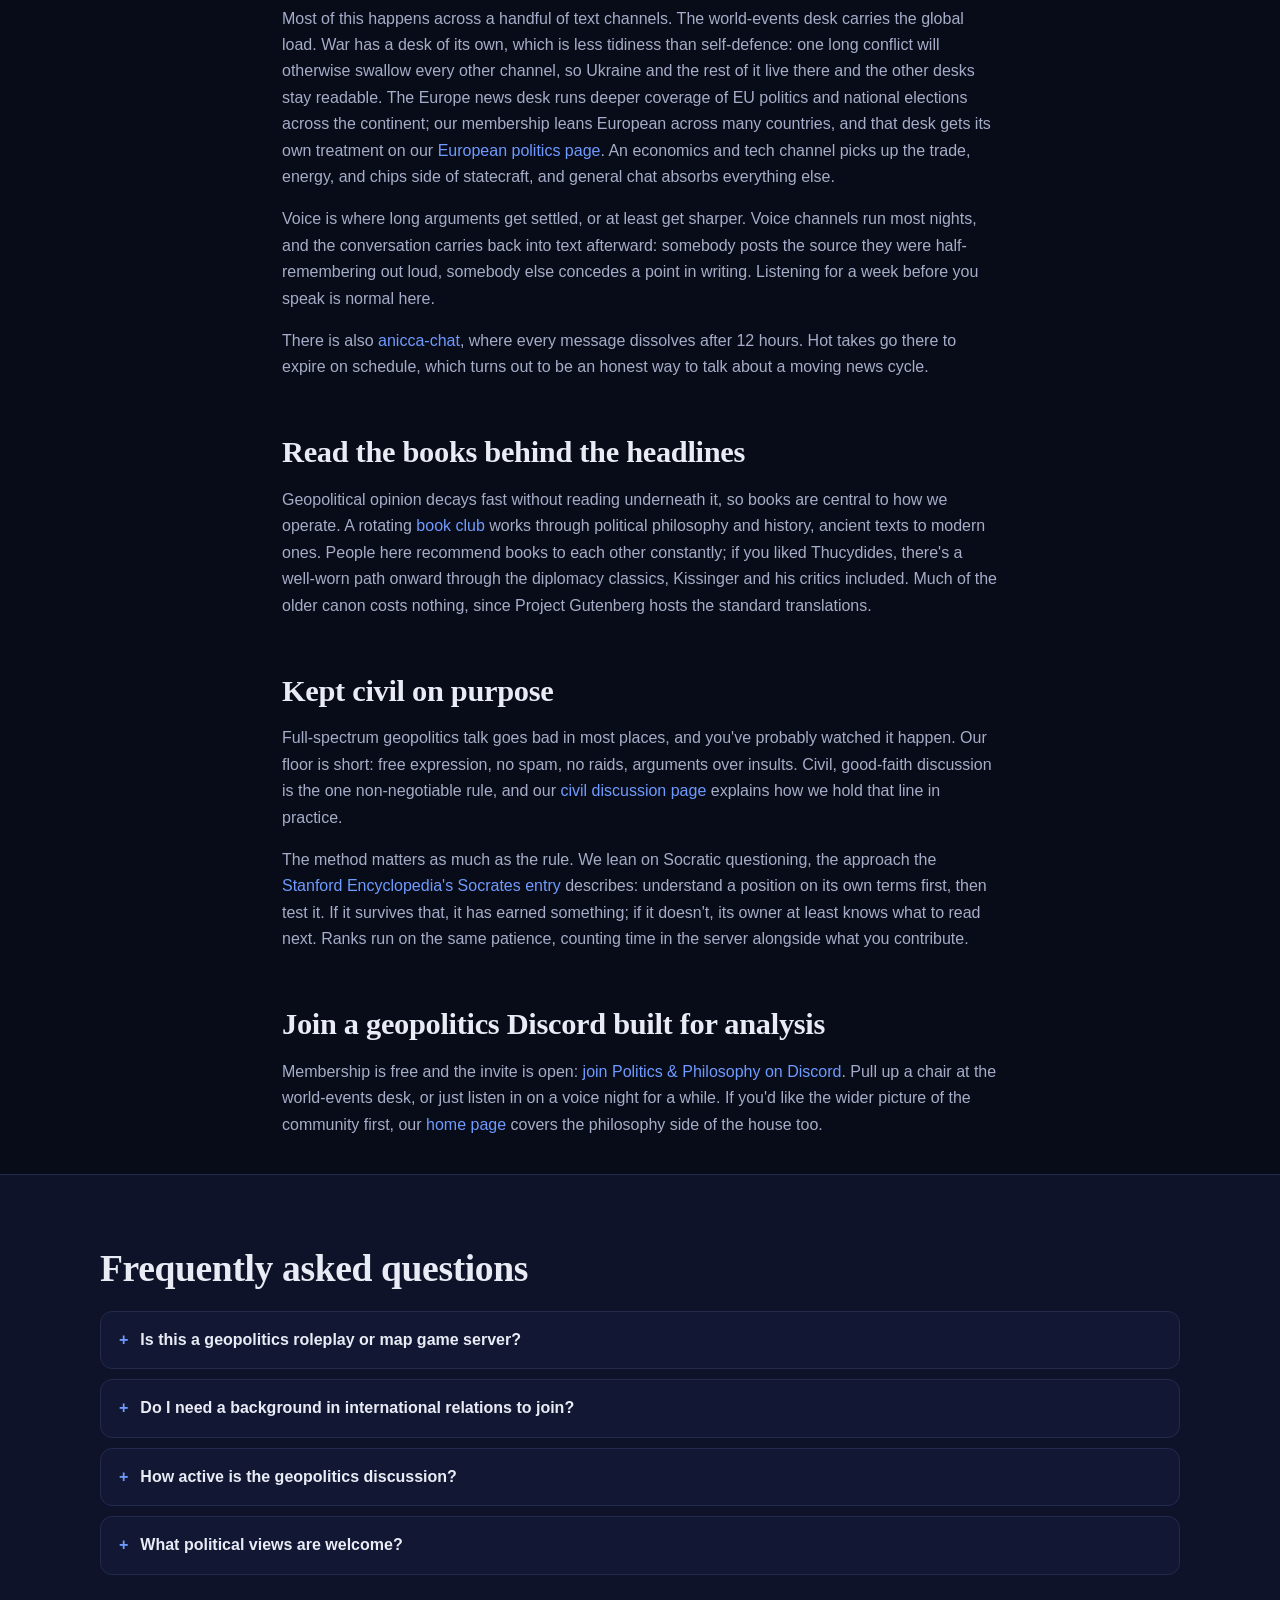
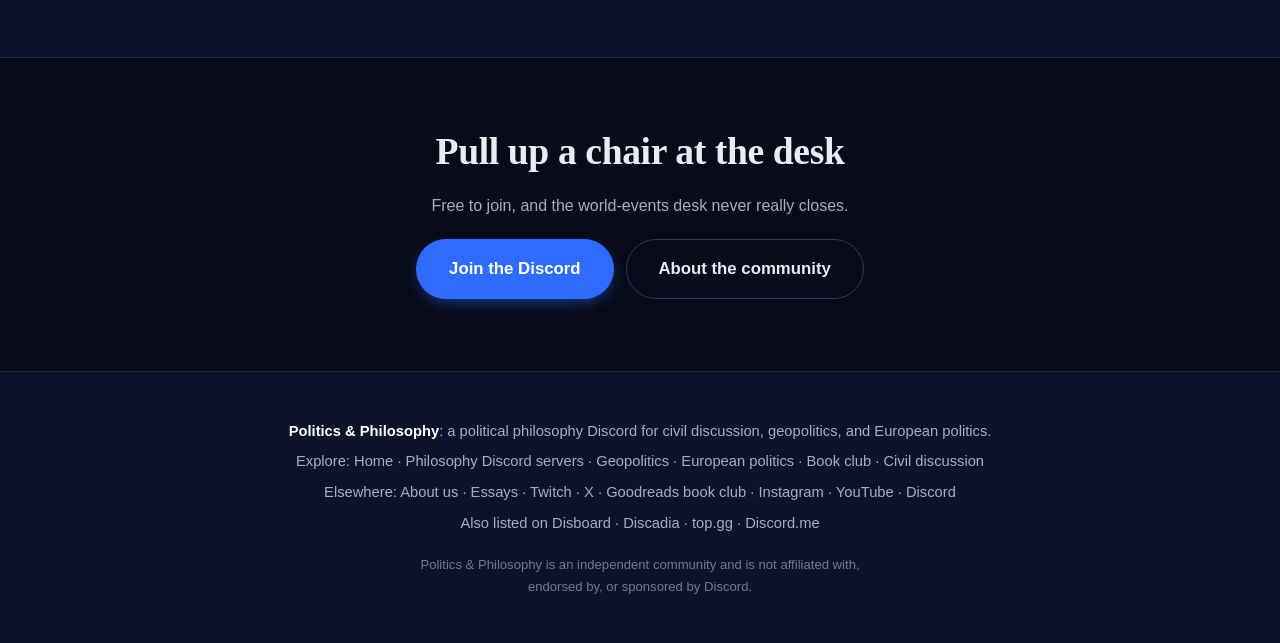
<file: geopolitics-discord/index.html>
<!doctype html>
<html lang="en">
<head>
<meta charset="utf-8">
<meta name="viewport" content="width=device-width, initial-scale=1">
<meta name="robots" content="index,follow,max-image-preview:large,max-snippet:-1,max-video-preview:-1">

<link rel="canonical" href="https://philosophydiscord.com/geopolitics-discord/">

<title>Geopolitics Discord Server for Analysis, Not Map Games</title>
<meta name="description" content="A geopolitics Discord that reads wars, sanctions, and elections through history and political philosophy. 1,200+ members, voice most nights, free to join.">

<meta property="og:type" content="article">
<meta property="og:site_name" content="Politics &amp; Philosophy">
<meta property="og:url" content="https://philosophydiscord.com/geopolitics-discord/">
<meta property="og:title" content="Geopolitics Discord Server for Analysis, Not Map Games">
<meta property="og:description" content="A geopolitics Discord that reads wars, sanctions, and elections through history and political philosophy. 1,200+ members, voice most nights, free to join.">
<meta property="og:image" content="https://philosophydiscord.com/og.png">
<meta property="og:image:width" content="1200">
<meta property="og:image:height" content="630">
<meta property="og:image:alt" content="Politics &amp; Philosophy: the political philosophy Discord.">
<meta name="twitter:card" content="summary_large_image">
<meta name="twitter:title" content="Geopolitics Discord Server for Analysis, Not Map Games">
<meta name="twitter:description" content="A geopolitics Discord that reads wars, sanctions, and elections through history and political philosophy. 1,200+ members, voice most nights, free to join.">
<meta name="twitter:image" content="https://philosophydiscord.com/og.png">
<meta name="twitter:image:alt" content="Politics &amp; Philosophy: the political philosophy Discord.">

<link rel="icon" href="/favicon.ico" sizes="32x32">
<link rel="icon" href="/favicon-192.png" type="image/png" sizes="192x192">
<link rel="apple-touch-icon" href="/apple-touch-icon.png">
<link rel="manifest" href="/site.webmanifest">
<link rel="stylesheet" href="/style.css">

<script type="application/ld+json">
{
 "@context": "https://schema.org",
 "@graph": [
  {
   "@type": "WebPage",
   "@id": "https://philosophydiscord.com/geopolitics-discord/",
   "url": "https://philosophydiscord.com/geopolitics-discord/",
   "name": "Geopolitics Discord Server for Analysis, Not Map Games",
   "description": "A geopolitics Discord that reads wars, sanctions, and elections through history and political philosophy. 1,200+ members, voice most nights, free to join.",
   "isPartOf": {
    "@id": "https://philosophydiscord.com/#website"
   },
   "publisher": {
    "@id": "https://polisphilo.com/#org"
   },
   "datePublished": "2026-08-10",
   "dateModified": "2026-08-13"
  },
  {
   "@type": "BreadcrumbList",
   "itemListElement": [
    {
     "@type": "ListItem",
     "position": 1,
     "name": "Home",
     "item": "https://philosophydiscord.com/"
    },
    {
     "@type": "ListItem",
     "position": 2,
     "name": "Geopolitics",
     "item": "https://philosophydiscord.com/geopolitics-discord/"
    }
   ]
  }
 ]
}
</script>
<script>document.documentElement.className += ' js';</script>
<script src="/app.js" defer></script>
</head>
<body>

<nav class="topbar">
  <div class="topbar-in">
    <a class="brand" href="/"><img src="/mark.png" alt="" width="28" height="28"> <span>Politics <em>&amp;</em> Philosophy</span></a>
    <div class="site-links"><a href="/philosophy-discord-servers/">Discord Servers</a><a href="/">Home</a> <a href="/geopolitics-discord/" aria-current="page"><strong>Geopolitics</strong></a> <a href="/european-politics-discord/">European politics</a> <a href="/book-club/">Book club</a> <a href="/civil-discussion/">Civil discussion</a> <a class="btn btn-sm" href="https://discord.gg/RZgT4HBjCR" rel="noopener">Join</a></div>
  </div>
  <span class="progress"></span>
</nav>

<header class="hero page-hero">
  <div class="aurora" aria-hidden="true"><i></i><i></i><i></i></div>
  <div class="hero-inner">
    <h1>A Geopolitics Discord for Analysis, Not Map Games</h1>
  </div>
</header>

<main>
  <article class="article">
<p>Search for a geopolitics Discord and you'll mostly find two things: map games where players roleplay as invented nations, and news feeds where a bot dumps headlines into channels nobody reads. Both have their audience. Neither will teach you why states behave the way they do.</p>
<p>Politics &amp; Philosophy is the third thing. We're 1,200+ members with around 200 online at a time, and we treat geopolitics as applied history and political philosophy. To us, a border dispute is a question with a long paper trail, and the trail runs back through Cold War diplomacy, through Hobbes, and eventually to a Greek general writing about a war his own side lost.</p>

<h2>How a conversation runs here</h2>
<p>Say a sanctions package lands, or an election flips a government somewhere. A good thread at the world-events desk moves in three passes.</p>
<p>First, the facts. Who did what, what the measure's text says, which numbers are real. Sources get checked here, sometimes bluntly, and the thread is better for it.</p>
<p>Then the history. Sanctions on a resource exporter? Expect the 1973 oil embargo or Napoleon's Continental System, and the uncomfortable question of what changed a government's behavior versus what just rerouted trade through a third country. A disputed election gets read against older constitutional failures instead of this morning's hot take.</p>
<p>Last come the ideas underneath. Is the state acting from fear, interest, or prestige? Does the realist story explain the move better than the liberal one does? Would the decision look different if the country had a second coastline? Those are the questions that keep a thread alive past the second day.</p>

<h2>Thucydides, realism, and why geography won't move</h2>
<p>The oldest book in the argument is usually <a href="https://www.gutenberg.org/ebooks/7142">Thucydides' History of the Peloponnesian War</a>, free on Project Gutenberg in the Crawley translation. His Athenians tell the doomed Melians:</p>
<blockquote><p>The strong do what they can and the weak suffer what they must.</p></blockquote>
<p>Twenty-four centuries later, that sentence still splits the room. The <a href="https://plato.stanford.edu/entries/realism-intl-relations/">Stanford Encyclopedia's entry on political realism</a> follows its descendants from Thucydides through <a href="https://www.gutenberg.org/ebooks/1232">Machiavelli's Prince</a> and <a href="https://www.gutenberg.org/ebooks/3207">Hobbes's Leviathan</a> down to Morgenthau and Waltz. On the other bench sit the liberals and idealists, the tradition covered in the Stanford entry on <a href="https://plato.stanford.edu/entries/liberalism/">liberalism</a>, who hold that law and institutions can restrain raw power. We don't referee. The membership spans the full political spectrum on purpose, so the realist reading of an alliance and the institutionalist reply tend to land in the same thread within the hour.</p>
<p>Geography sits under all of it. A state with no warm-water port wants things a state with two ocean coasts never thinks about, and no ideology on earth changes that. When someone asks why a landlocked country obsesses over a neighbor's railway, the answer starts with a map and ends with a book.</p>

<h2>The desks, the channels, the voice nights</h2>
<p>Most of this happens across a handful of text channels. The world-events desk carries the global load. War has a desk of its own, which is less tidiness than self-defence: one long conflict will otherwise swallow every other channel, so Ukraine and the rest of it live there and the other desks stay readable. The Europe news desk runs deeper coverage of EU politics and national elections across the continent; our membership leans European across many countries, and that desk gets its own treatment on our <a href="/european-politics-discord/">European politics page</a>. An economics and tech channel picks up the trade, energy, and chips side of statecraft, and general chat absorbs everything else.</p>
<p>Voice is where long arguments get settled, or at least get sharper. Voice channels run most nights, and the conversation carries back into text afterward: somebody posts the source they were half-remembering out loud, somebody else concedes a point in writing. Listening for a week before you speak is normal here.</p>
<p>There is also <a href="/civil-discussion/">anicca-chat</a>, where every message dissolves after 12 hours. Hot takes go there to expire on schedule, which turns out to be an honest way to talk about a moving news cycle.</p>

<h2>Read the books behind the headlines</h2>
<p>Geopolitical opinion decays fast without reading underneath it, so books are central to how we operate. A rotating <a href="/book-club/">book club</a> works through political philosophy and history, ancient texts to modern ones. People here recommend books to each other constantly; if you liked Thucydides, there's a well-worn path onward through the diplomacy classics, Kissinger and his critics included. Much of the older canon costs nothing, since Project Gutenberg hosts the standard translations.</p>

<h2>Kept civil on purpose</h2>
<p>Full-spectrum geopolitics talk goes bad in most places, and you've probably watched it happen. Our floor is short: free expression, no spam, no raids, arguments over insults. Civil, good-faith discussion is the one non-negotiable rule, and our <a href="/civil-discussion/">civil discussion page</a> explains how we hold that line in practice.</p>
<p>The method matters as much as the rule. We lean on Socratic questioning, the approach the <a href="https://plato.stanford.edu/entries/socrates/">Stanford Encyclopedia's Socrates entry</a> describes: understand a position on its own terms first, then test it. If it survives that, it has earned something; if it doesn't, its owner at least knows what to read next. Ranks run on the same patience, counting time in the server alongside what you contribute.</p>

<h2>Join a geopolitics Discord built for analysis</h2>
<p>Membership is free and the invite is open: <a href="https://discord.gg/RZgT4HBjCR">join Politics &amp; Philosophy on Discord</a>. Pull up a chair at the world-events desk, or just listen in on a voice night for a while. If you'd like the wider picture of the community first, our <a href="/">home page</a> covers the philosophy side of the house too.</p>
  </article>

  <section class="band alt" id="faq">
    <h2>Frequently asked questions</h2>
    <details><summary>Is this a geopolitics roleplay or map game server?</summary><p>No. There's no map game, no nation roleplay, no alternate-history campaign. We discuss real events: wars, sanctions, elections, alliances, and we read them through history and political philosophy. If you want to govern a fictional country, plenty of servers do that well. This isn't one of them.</p></details>
    <details><summary>Do I need a background in international relations to join?</summary><p>No. Curiosity and good faith cover the entry fee. Most of the canon is free online through Project Gutenberg and the Stanford Encyclopedia of Philosophy, and members are quick to suggest a starting point when you ask. The book club is a friendly on-ramp too.</p></details>
    <details><summary>How active is the geopolitics discussion?</summary><p>We have 1,200+ members with around 200 online at a time. Voice channels run most nights, and the world-events and Europe news desks pick up whenever something breaks.</p></details>
    <details><summary>What political views are welcome?</summary><p>All of them, by design. The membership leans European and spans many countries, and the whole political spectrum is here. The one hard rule is civil, good-faith discussion: arguments over insults, no spam, no raids.</p></details>
  </section>

  <section class="band" style="text-align:center">
    <h2>Pull up a chair at the desk</h2>
    <p style="margin:0 auto 1.2em">Free to join, and the world-events desk never really closes.</p>
    <div class="cta-row"><a class="btn btn-lg" href="https://discord.gg/RZgT4HBjCR" rel="noopener">Join the Discord</a>
    <a class="btn btn-lg btn-ghost" href="/">About the community</a></div>
  </section>
</main>

<footer class="foot">
  <p><strong>Politics &amp; Philosophy</strong>: a political philosophy Discord for civil discussion, geopolitics, and European politics.</p>
  <p>Explore: <a href="/">Home</a> · <a href="/philosophy-discord-servers/">Philosophy Discord servers</a> · <a href="/geopolitics-discord/">Geopolitics</a> · <a href="/european-politics-discord/">European politics</a> · <a href="/book-club/">Book club</a> · <a href="/civil-discussion/">Civil discussion</a></p>
  <p>Elsewhere: <a href="https://polisphilo.com/" rel="noopener">About us</a> · <a href="https://politicsphilosophy.com/" rel="noopener">Essays</a> · <a href="https://www.twitch.tv/polisphilo" rel="noopener">Twitch</a> · <a href="https://x.com/polisphilo" rel="noopener">X</a> · <a href="https://www.goodreads.com/group/show/7275049-politics-philosophy-book-club" rel="noopener">Goodreads book club</a> · <a href="https://www.instagram.com/polisphilo" rel="noopener">Instagram</a> · <a href="https://www.youtube.com/@polisphilo" rel="noopener">YouTube</a> · <a href="https://discord.gg/RZgT4HBjCR" rel="noopener">Discord</a></p>
  <p>Also listed on <a href="https://disboard.org/server/553617191358955520" rel="noopener">Disboard</a> · <a href="https://discadia.com/server/PoliticsPhilosophy" rel="noopener">Discadia</a> · <a href="https://top.gg/discord/servers/872885277177040896" rel="noopener">top.gg</a> · <a href="https://discord.me/european" rel="noopener">Discord.me</a></p>
  <p class="disclaimer">Politics &amp; Philosophy is an independent community and is not affiliated with, endorsed by, or sponsored by Discord.</p>
</footer>

</body>
</html>
</file>
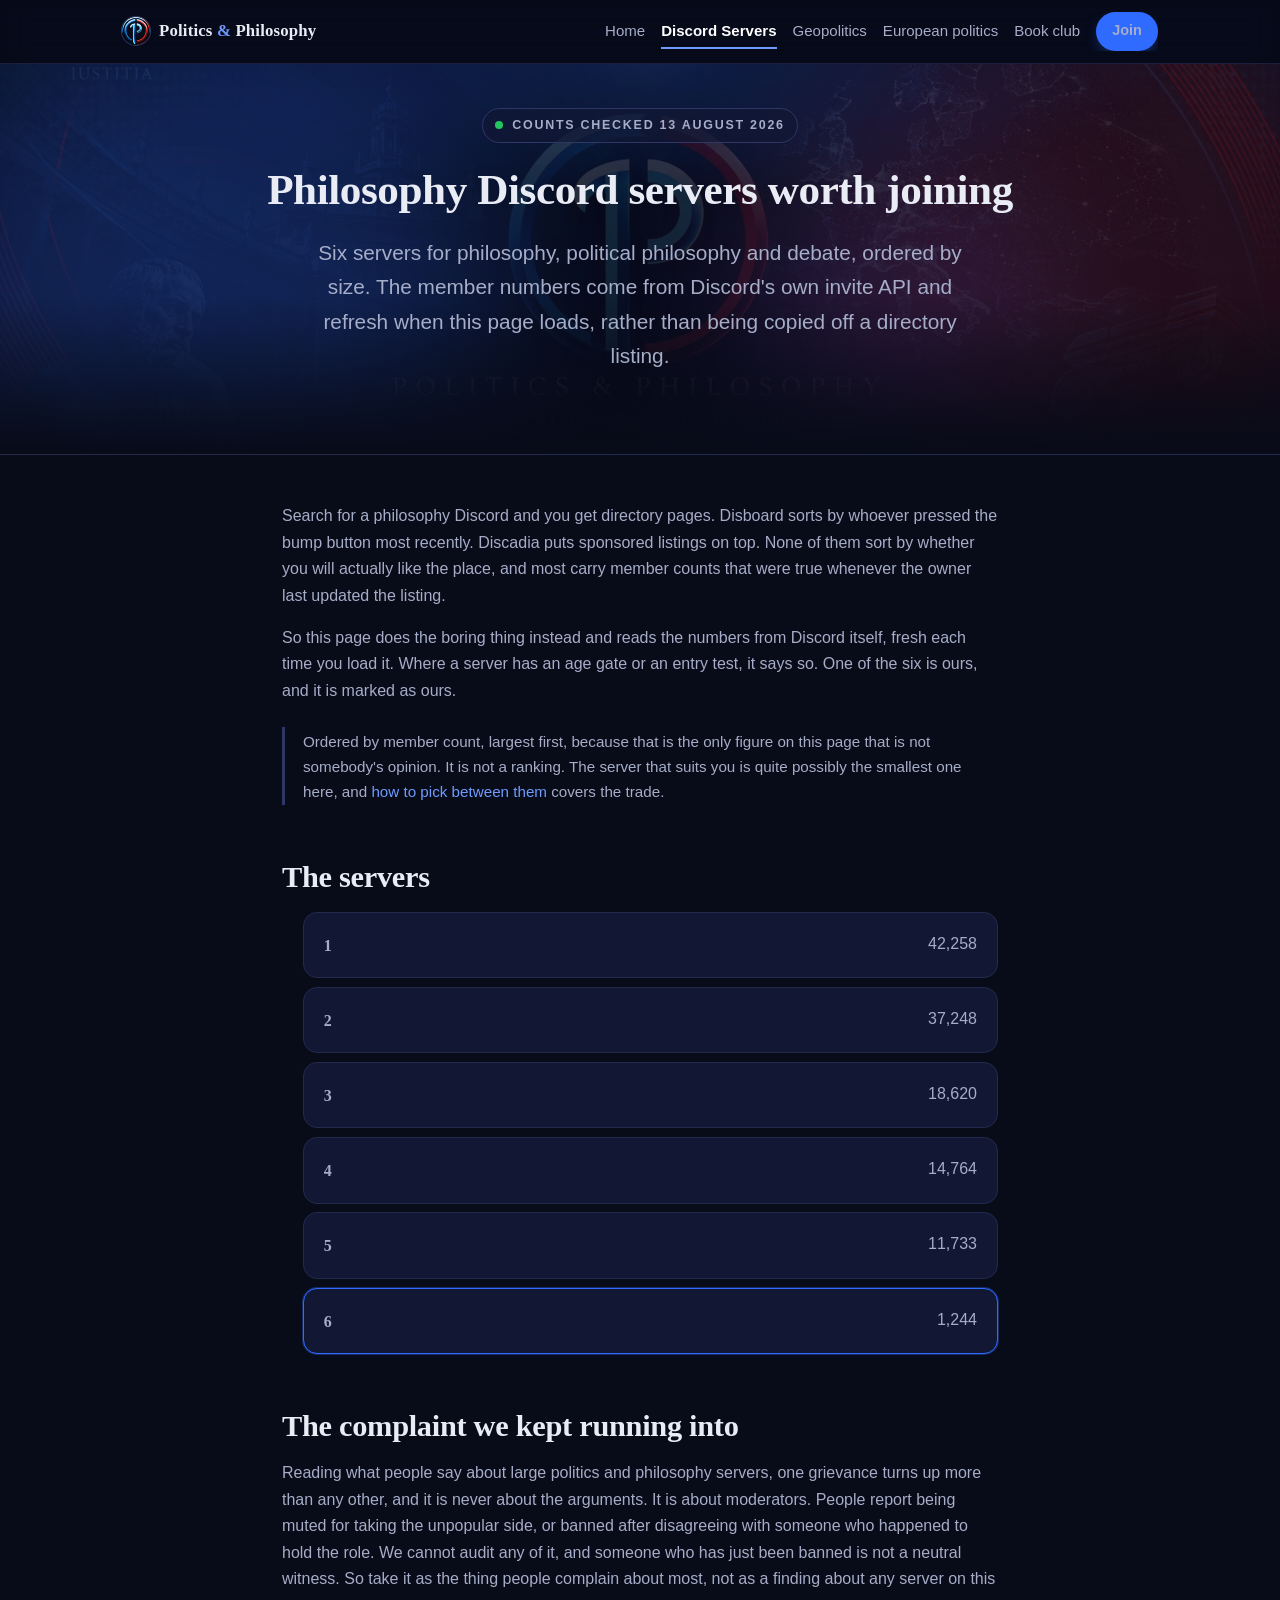
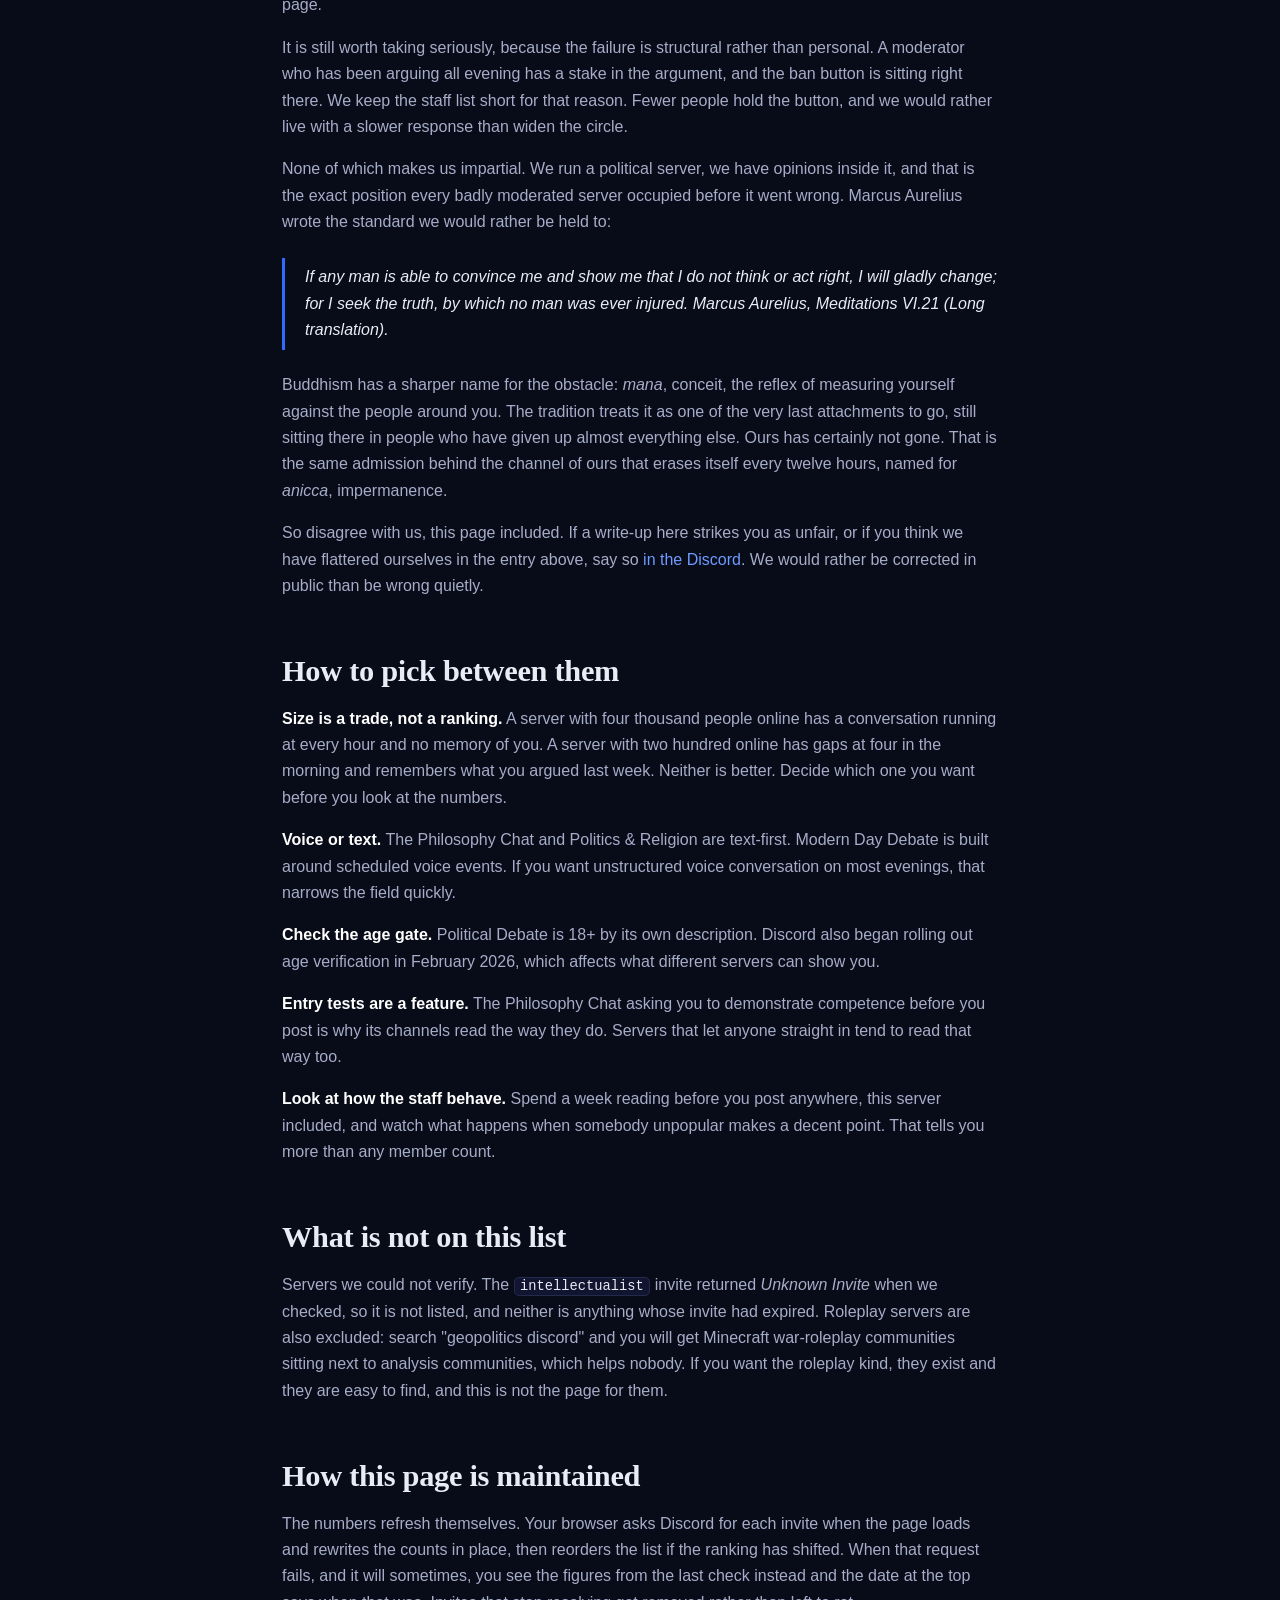
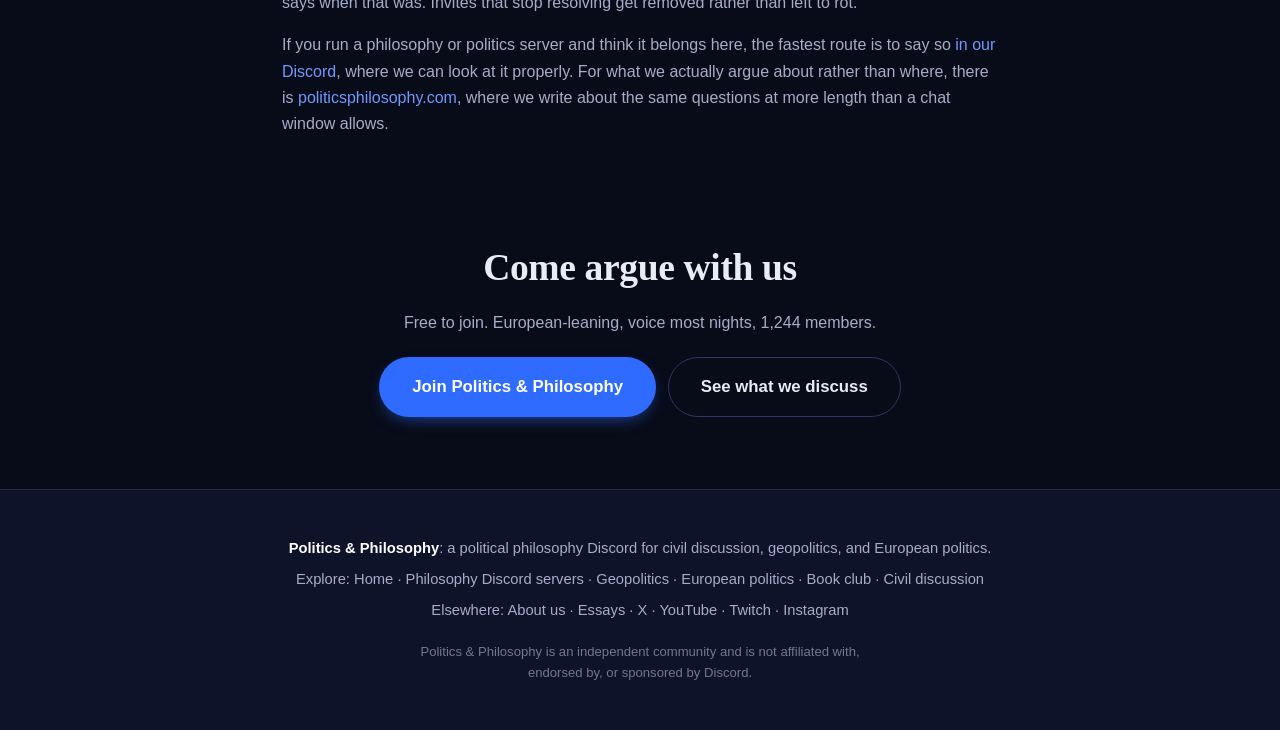
<file: philosophy-discord-servers/index.html>
<!doctype html>
<html lang="en">
<head>
<meta charset="utf-8">
<meta name="viewport" content="width=device-width, initial-scale=1">
<meta name="robots" content="index,follow,max-image-preview:large,max-snippet:-1">
<meta name="theme-color" content="#080b18">

<link rel="canonical" href="https://philosophydiscord.com/philosophy-discord-servers/">

<title>Philosophy Discord Servers Worth Joining (Checked Aug 2026)</title>
<meta name="description" content="Six philosophy and politics Discord servers with live member counts read from Discord's own API, plus entry rules, age gates, how the staff behave and who each one actually suits.">

<meta property="og:type" content="article">
<meta property="og:site_name" content="Politics &amp; Philosophy">
<meta property="og:url" content="https://philosophydiscord.com/philosophy-discord-servers/">
<meta property="og:title" content="Philosophy Discord Servers Worth Joining (Checked Aug 2026)">
<meta property="og:description" content="Member counts read from Discord's API, not copied from a directory. What each server is like, and who should skip it.">
<meta property="og:image" content="https://philosophydiscord.com/og.png">
<meta property="og:image:width" content="1200">
<meta property="og:image:height" content="630">
<meta name="twitter:card" content="summary_large_image">
<meta name="twitter:site" content="@polisphilo">
<meta name="twitter:title" content="Philosophy Discord Servers Worth Joining (Checked Aug 2026)">
<meta name="twitter:description" content="Member counts read from Discord's API, not copied from a directory. What each server is like, and who should skip it.">
<meta name="twitter:image" content="https://philosophydiscord.com/og.png">

<link rel="preconnect" href="https://discord.com">
<link rel="icon" href="/favicon.ico" sizes="32x32">
<link rel="icon" href="/favicon-192.png" type="image/png" sizes="192x192">
<link rel="apple-touch-icon" href="/apple-touch-icon.png">
<link rel="manifest" href="/site.webmanifest">
<link rel="stylesheet" href="/style.css">
<script>document.documentElement.className += ' js';</script>
<script src="/app.js" defer></script>

<script type="application/ld+json">
{
 "@context": "https://schema.org",
 "@graph": [
  {
   "@type": "Article",
   "@id": "https://philosophydiscord.com/philosophy-discord-servers/#article",
   "headline": "Philosophy Discord servers worth joining",
   "description": "Six philosophy and politics Discord servers with live member counts read from Discord's own API, plus entry rules, age gates, how the staff behave and who each one actually suits.",
   "datePublished": "2026-08-12",
   "dateModified": "2026-08-13",
   "inLanguage": "en",
   "isPartOf": {"@id": "https://philosophydiscord.com/#website"},
   "publisher": {"@id": "https://polisphilo.com/#org"},
   "author": {"@id": "https://polisphilo.com/#org"},
   "mainEntityOfPage": "https://philosophydiscord.com/philosophy-discord-servers/"
  },
  {
   "@type": "BreadcrumbList",
   "itemListElement": [
    {"@type":"ListItem","position":1,"name":"Home","item":"https://philosophydiscord.com/"},
    {"@type":"ListItem","position":2,"name":"Philosophy Discord servers","item":"https://philosophydiscord.com/philosophy-discord-servers/"}
   ]
  }
 ]
}
</script>
</head>
<body>

<nav class="topbar">
  <div class="topbar-in">
    <a class="brand" href="/"><img src="/mark.png" alt="" width="28" height="28"> <span>Politics <em>&amp;</em> Philosophy</span></a>
    <div class="site-links"><a href="/">Home</a> <a href="/philosophy-discord-servers/" aria-current="page"><strong>Discord Servers</strong></a> <a href="/geopolitics-discord/">Geopolitics</a> <a href="/european-politics-discord/">European politics</a> <a href="/book-club/">Book club</a> <a class="btn btn-sm" href="https://discord.gg/RZgT4HBjCR" rel="noopener">Join</a></div>
  </div>
  <span class="progress"></span>
</nav>

<header class="hero page-hero">
  <div class="aurora" aria-hidden="true"><i></i><i></i><i></i></div>
  <div class="hero-inner">
    <p class="eyebrow"><span class="dot"></span> <span id="checked">Counts checked 13 August 2026</span></p>
    <h1>Philosophy Discord servers worth joining</h1>
    <p class="lede">Six servers for philosophy, political philosophy and debate, ordered by size. The member
      numbers come from Discord's own invite API and refresh when this page loads, rather than being copied
      off a directory listing.</p>
  </div>
</header>

<main>
  <article class="article">
    <p>Search for a philosophy Discord and you get directory pages. Disboard sorts by whoever pressed the bump
    button most recently. Discadia puts sponsored listings on top. None of them sort by whether you will
    actually like the place, and most carry member counts that were true whenever the owner last updated the
    listing.</p>

    <p>So this page does the boring thing instead and reads the numbers from Discord itself, fresh each time
    you load it. Where a server has an age gate or an entry test, it says so. One of the six is ours, and it
    is marked as ours.</p>

    <p class="srv-note">Ordered by member count, largest first, because that is the only figure on this page
    that is not somebody's opinion. It is not a ranking. The server that suits you is quite possibly the
    smallest one here, and <a href="#picking">how to pick between them</a> covers the trade.</p>

    <h2>The servers</h2>

    <ol class="servers srv-list" id="srv-list">
      <li class="server" data-invite="philosophy" data-count="42258">
        <div>
          <h3>The Philosophy Chat</h3>
          <p class="srv-meta"><b data-members>42,258</b> members &middot; <b data-online>4,556</b> online &middot; <a href="https://discord.gg/philosophy" rel="noopener nofollow">discord.gg/philosophy</a></p>
          <p>The biggest general philosophy server on Discord and the one that owns the vanity invite. Analytic
          philosophy dominates, the standard of argument is high, and entry is gated: you are expected to show
          you can hold a position and concede a point. Good if you want volume and rigour. Hard if you want to
          be recognised, because at four thousand people online you are one voice in a fast channel.</p>
        </div>
      </li>
      <li class="server" data-invite="politicsandreligion" data-count="37248">
        <div>
          <h3>Politics &amp; Religion</h3>
          <p class="srv-meta"><b data-members>37,248</b> members &middot; <b data-online>4,997</b> online &middot; <a href="https://discord.gg/politicsandreligion" rel="noopener nofollow">discord.gg/politicsandreligion</a></p>
          <p>Large, busy, and the closest thing to a general-audience politics floor. The religion side is
          genuinely active rather than decorative, which is rarer than it sounds. Expect a wide spread of
          seriousness in any given channel.</p>
        </div>
      </li>
      <li class="server" data-invite="moderndaydebate" data-count="18620">
        <div>
          <h3>Modern Day Debate</h3>
          <p class="srv-meta"><b data-members>18,620</b> members &middot; <b data-online>3,117</b> online &middot; <a href="https://discord.gg/moderndaydebate" rel="noopener nofollow">discord.gg/moderndaydebate</a></p>
          <p>Attached to the YouTube channel of the same name, and structured around formal debates with
          moderators and speaking order. Join this one if you want judged rounds and a stage. It is the wrong
          room if you wanted to think out loud.</p>
        </div>
      </li>
      <li class="server" data-invite="thephilosophycafe" data-count="14764">
        <div>
          <h3>The Philosophy Cafe</h3>
          <p class="srv-meta"><b data-members>14,764</b> members &middot; <b data-online>1,606</b> online &middot; <a href="https://discord.gg/thephilosophycafe" rel="noopener nofollow">discord.gg/thephilosophycafe</a></p>
          <p>The reading-group server. It has run weekly text-based groups since 2017, on Aristotle, philosophy
          of science, Buddhism and metaphilosophy, with participants ranging from undergraduates to working
          academics. If you want to read a primary text with other people on a schedule, start here.</p>
        </div>
      </li>
      <li class="server" data-invite="politicaldebate" data-count="11733">
        <div>
          <h3>Political Debate <span class="tag warn">18+</span></h3>
          <p class="srv-meta"><b data-members>11,733</b> members &middot; <b data-online>1,429</b> online &middot; <a href="https://discord.gg/politicaldebate" rel="noopener nofollow">discord.gg/politicaldebate</a></p>
          <p>Adults only, and it says so in its own server description. Politics with a social layer on top, so
          the conversation drifts between argument and hanging out. Worth knowing about the age gate before you
          send the invite to a sixth-former.</p>
        </div>
      </li>
      <li class="server featured" data-invite="RZgT4HBjCR" data-count="1244">
        <div>
          <h3>Politics &amp; Philosophy <span class="tag">Ours</span></h3>
          <p class="srv-meta"><b data-members>1,244</b> members &middot; <b data-online>199</b> online &middot; <a href="https://discord.gg/RZgT4HBjCR" rel="noopener">discord.gg/RZgT4HBjCR</a></p>
          <p>We run this one, so treat the description with the scepticism it deserves. Started in March 2019,
          European-leaning, voice most nights, and small enough that people know each other. The trade is
          obvious: you get continuity and recognition, and you give up the constant firehose of a
          forty-thousand-member server. Ranks weigh how long you have been around alongside what you
          contribute, which is a deliberate choice against rewarding sheer volume.</p>
        </div>
        <a class="btn" href="https://discord.gg/RZgT4HBjCR" rel="noopener">Join</a>
      </li>
    </ol>

    <h2 id="moderation">The complaint we kept running into</h2>

    <p>Reading what people say about large politics and philosophy servers, one grievance turns up more than
    any other, and it is never about the arguments. It is about moderators. People report being muted for
    taking the unpopular side, or banned after disagreeing with someone who happened to hold the role. We
    cannot audit any of it, and someone who has just been banned is not a neutral witness. So take it as the
    thing people complain about most, not as a finding about any server on this page.</p>

    <p>It is still worth taking seriously, because the failure is structural rather than personal. A moderator
    who has been arguing all evening has a stake in the argument, and the ban button is sitting right there. We
    keep the staff list short for that reason. Fewer people hold the button, and we would rather live with a
    slower response than widen the circle.</p>

    <p>None of which makes us impartial. We run a political server, we have opinions inside it, and that is
    the exact position every badly moderated server occupied before it went wrong. Marcus Aurelius wrote the
    standard we would rather be held to:</p>

    <blockquote><p>If any man is able to convince me and show me that I do not think or act right, I will
    gladly change; for I seek the truth, by which no man was ever injured. Marcus Aurelius,
    <cite>Meditations</cite> VI.21 (Long translation).</p></blockquote>

    <p>Buddhism has a sharper name for the obstacle: <em>mana</em>, conceit, the reflex of measuring yourself
    against the people around you. The tradition treats it as one of the very last attachments to go, still
    sitting there in people who have given up almost everything else. Ours has certainly not gone. That is
    the same admission behind the channel of ours that erases itself every twelve hours, named for
    <em>anicca</em>, impermanence.</p>

    <p>So disagree with us, this page included. If a write-up here strikes you as unfair, or if you think we
    have flattered ourselves in the entry above, say so <a href="https://discord.gg/RZgT4HBjCR" rel="noopener">in
    the Discord</a>. We would rather be corrected in public than be wrong quietly.</p>

    <h2 id="picking">How to pick between them</h2>

    <p><strong>Size is a trade, not a ranking.</strong> A server with four thousand people online has a
    conversation running at every hour and no memory of you. A server with two hundred online has gaps at four
    in the morning and remembers what you argued last week. Neither is better. Decide which one you want before
    you look at the numbers.</p>

    <p><strong>Voice or text.</strong> The Philosophy Chat and Politics &amp; Religion are text-first. Modern
    Day Debate is built around scheduled voice events. If you want unstructured voice conversation on most
    evenings, that narrows the field quickly.</p>

    <p><strong>Check the age gate.</strong> Political Debate is 18+ by its own description. Discord also began
    rolling out age verification in February 2026, which affects what different servers can show you.</p>

    <p><strong>Entry tests are a feature.</strong> The Philosophy Chat asking you to demonstrate competence
    before you post is why its channels read the way they do. Servers that let anyone straight in tend to
    read that way too.</p>

    <p><strong>Look at how the staff behave.</strong> Spend a week reading before you post anywhere, this
    server included, and watch what happens when somebody unpopular makes a decent point. That tells you more
    than any member count.</p>

    <h2>What is not on this list</h2>

    <p>Servers we could not verify. The <code>intellectualist</code> invite returned <em>Unknown Invite</em>
    when we checked, so it is not listed, and neither is anything whose invite had expired. Roleplay servers
    are also excluded: search "geopolitics discord" and you will get Minecraft war-roleplay communities sitting
    next to analysis communities, which helps nobody. If you want the roleplay kind, they exist and they are
    easy to find, and this is not the page for them.</p>

    <h2>How this page is maintained</h2>

    <p>The numbers refresh themselves. Your browser asks Discord for each invite when the page loads and
    rewrites the counts in place, then reorders the list if the ranking has shifted. When that request fails,
    and it will sometimes, you see the figures from the last check instead and the date at the top says when
    that was. Invites that stop resolving get removed rather than left to rot.</p>

    <p>If you run a philosophy or politics server and think it belongs here, the fastest route is to say so
    <a href="https://discord.gg/RZgT4HBjCR" rel="noopener">in our Discord</a>, where we can look at it
    properly. For what we actually argue about rather than where, there is
    <a href="https://politicsphilosophy.com/">politicsphilosophy.com</a>, where we write about the same
    questions at more length than a chat window allows.</p>
  </article>

  <section class="band" style="text-align:center">
    <div data-reveal>
      <h2>Come argue with us</h2>
      <p style="margin:0 auto 1.3em">Free to join. European-leaning, voice most nights, 1,244 members.</p>
      <div class="cta-row"><a class="btn btn-lg" href="https://discord.gg/RZgT4HBjCR" rel="noopener">Join Politics &amp; Philosophy</a>
      <a class="btn btn-lg btn-ghost" href="/">See what we discuss</a></div>
    </div>
  </section>
</main>

<footer class="foot">
  <p><strong>Politics &amp; Philosophy</strong>: a political philosophy Discord for civil discussion, geopolitics, and European politics.</p>
  <p>Explore: <a href="/">Home</a> · <a href="/philosophy-discord-servers/">Philosophy Discord servers</a> · <a href="/geopolitics-discord/">Geopolitics</a> · <a href="/european-politics-discord/">European politics</a> · <a href="/book-club/">Book club</a> · <a href="/civil-discussion/">Civil discussion</a></p>
  <p>Elsewhere: <a href="https://polisphilo.com/" rel="noopener">About us</a> · <a href="https://politicsphilosophy.com/" rel="noopener">Essays</a> · <a href="https://x.com/polisphilo" rel="noopener">X</a> · <a href="https://www.youtube.com/@polisphilo" rel="noopener">YouTube</a> · <a href="https://www.twitch.tv/polisphilo" rel="noopener">Twitch</a> · <a href="https://www.instagram.com/polisphilo" rel="noopener">Instagram</a></p>
  <p class="disclaimer">Politics &amp; Philosophy is an independent community and is not affiliated with, endorsed by, or sponsored by Discord.</p>
</footer>

<script>
(function () {
  var list = document.getElementById('srv-list');
  if (!list || !window.fetch || !window.Promise) return;
  var items = Array.prototype.slice.call(list.querySelectorAll('[data-invite]'));
  var fmt = function (n) { return n.toLocaleString('en-GB'); };
  Promise.all(items.map(function (li) {
    return fetch('https://discord.com/api/v10/invites/' + li.getAttribute('data-invite') + '?with_counts=true')
      .then(function (r) { return r.ok ? r.json() : null; })
      .then(function (d) {
        if (!d || typeof d.approximate_member_count !== 'number') return false;
        li.setAttribute('data-count', d.approximate_member_count);
        var m = li.querySelector('[data-members]'), o = li.querySelector('[data-online]');
        if (m) m.textContent = fmt(d.approximate_member_count);
        if (o && typeof d.approximate_presence_count === 'number') o.textContent = fmt(d.approximate_presence_count);
        return true;
      })
      .catch(function () { return false; });
  })).then(function (results) {
    if (results.indexOf(true) === -1) return;   /* every call failed: keep the checked-on figures */
    items.sort(function (a, b) {
      return (parseInt(b.getAttribute('data-count'), 10) || 0) - (parseInt(a.getAttribute('data-count'), 10) || 0);
    }).forEach(function (li) { list.appendChild(li); });
    var stamp = document.getElementById('checked');
    if (stamp) stamp.textContent = 'Counts refreshed just now';
  });
})();
</script>
</body>
</html>
</file>
<file: style.css>
/* Politics & Philosophy, polisphilo.com */

:root{
  --bg:#080b18; --bg2:#0b0e1a; --panel:#121734; --panel2:#0e1329; --ink:#e9ecf5; --muted:#a6adc8;
  --blue:#2f6bff; --blue2:#1e40af; --blue-lit:#6f9bff; --red:#dc2626; --red2:#a01818;
  --violet:#8b5cf6; --green:#22c55e;
  --line:#232a4d; --line2:#2e3766; --radius:14px; --max:1080px;
  --serif:"Iowan Old Style","Palatino Linotype",Palatino,Georgia,"Times New Roman",serif;
  --sans:-apple-system,BlinkMacSystemFont,"Segoe UI",Roboto,Helvetica,Arial,sans-serif;
  font-synthesis:none;
}
*{box-sizing:border-box}
html{scroll-behavior:smooth; scroll-padding-top:84px}
body{
  margin:0; background:var(--bg); color:var(--ink);
  font:16px/1.65 var(--sans); -webkit-font-smoothing:antialiased; overflow-x:hidden;
}
h1,h2,h3{line-height:1.15; letter-spacing:-.02em; margin:0 0 .5em}
h1,h2{font-family:var(--serif); letter-spacing:-.01em}
h1{font-size:clamp(2.4rem,6.4vw,4rem)}
h2{font-size:clamp(1.65rem,3.6vw,2.35rem); margin-bottom:.55em}
h3{font-size:1.15rem}
p{margin:0 0 1em}
a{color:var(--blue-lit); text-decoration:none}
a:hover{text-decoration:underline}
strong{color:#fff}
img{max-width:100%; height:auto}
::selection{background:rgba(47,107,255,.4); color:#fff}
:focus-visible{outline:2px solid var(--blue-lit); outline-offset:3px; border-radius:6px}

/* ---------- buttons ---------- */
.btn{
  position:relative; display:inline-block; background:var(--blue); color:#fff; font-weight:600;
  padding:.7em 1.3em; border-radius:999px; border:1px solid transparent; overflow:hidden;
  transition:transform .18s cubic-bezier(.2,.8,.3,1), background .18s, box-shadow .18s;
  box-shadow:0 6px 18px -8px rgba(47,107,255,.9);
}
.btn:hover{background:var(--blue2); text-decoration:none; transform:translateY(-2px); box-shadow:0 12px 26px -10px rgba(47,107,255,.95)}
.btn:active{transform:translateY(0)}
.btn::after{
  content:""; position:absolute; inset:0; pointer-events:none;
  background:linear-gradient(105deg,transparent 35%,rgba(255,255,255,.35) 50%,transparent 65%);
  transform:translateX(-120%);
}
.btn:hover::after{animation:sweep .7s ease}
@keyframes sweep{to{transform:translateX(120%)}}
.btn-lg{padding:.9em 1.9em; font-size:1.05rem}
.btn-sm{padding:.45em 1.05em; font-size:.9rem}
.btn-ghost{background:transparent; border-color:var(--line2); color:var(--ink); box-shadow:none}
.btn-ghost:hover{background:rgba(47,107,255,.12); border-color:var(--blue); box-shadow:none}

.invite{font-family:ui-monospace,SFMono-Regular,Menlo,monospace; font-size:.95em; border-bottom:1px dashed rgba(111,155,255,.5)}
.invite:hover{text-decoration:none; border-bottom-style:solid}

/* ---------- top bar ---------- */
.topbar{
  position:sticky; top:0; z-index:60; background:rgba(8,11,24,.72);
  backdrop-filter:saturate(160%) blur(14px); -webkit-backdrop-filter:saturate(160%) blur(14px);
  border-bottom:1px solid rgba(35,42,77,.7);
}
.topbar-in{max-width:var(--max); margin:0 auto; padding:12px 22px; display:flex; align-items:center; gap:18px; justify-content:space-between}
.brand{display:inline-flex; align-items:center; gap:9px; font-weight:700; color:var(--ink); font-family:var(--serif); font-size:1.05rem; letter-spacing:.01em; white-space:nowrap}
.brand:hover{text-decoration:none}
.brand img{border-radius:50%; box-shadow:0 0 0 1px rgba(111,155,255,.35)}
.brand em{font-style:normal; color:var(--blue-lit)}
.site-links{display:flex; gap:16px; align-items:center; font-size:.94rem; overflow-x:auto; scrollbar-width:none}
.site-links::-webkit-scrollbar{display:none}
.site-links > *{flex:0 0 auto}
.site-links a{color:var(--muted); white-space:nowrap; position:relative}
.site-links a:not(.btn):after{
  content:""; position:absolute; left:0; right:0; bottom:-5px; height:1.5px; background:var(--blue-lit);
  transform:scaleX(0); transform-origin:left; transition:transform .22s ease;
}
.site-links a:not(.btn):hover{color:var(--ink); text-decoration:none}
.site-links a:not(.btn):hover:after,.site-links a[aria-current]:after{transform:scaleX(1)}
.site-links a[aria-current]{color:var(--ink)}
.progress{position:absolute; left:0; bottom:-1px; height:2px; width:0; background:linear-gradient(90deg,var(--blue),var(--violet)); transition:width .1s linear}

/* ---------- hero ---------- */
.hero{position:relative; isolation:isolate; overflow:hidden; border-bottom:1px solid var(--line)}
.hero::before{
  content:""; position:absolute; inset:0; z-index:-2;
  background:linear-gradient(rgba(8,11,24,.82),rgba(8,11,24,.95)), url('/hero-bg.jpg') center 32%/cover no-repeat, var(--panel2);
}
.hero::after{
  content:""; position:absolute; inset:0; z-index:-1; pointer-events:none;
  background:
    radial-gradient(60% 50% at 50% 0%, rgba(47,107,255,.18), transparent 70%),
    linear-gradient(transparent 60%, var(--bg));
}
.aurora{position:absolute; inset:0; z-index:-1; overflow:hidden; pointer-events:none}
.aurora i{
  position:absolute; display:block; width:46vw; height:46vw; max-width:640px; max-height:640px;
  border-radius:50%; filter:blur(90px); opacity:.5; will-change:transform;
}
.aurora i:nth-child(1){background:rgba(47,107,255,.5); top:-16%; left:-8%; animation:drift1 22s ease-in-out infinite alternate}
.aurora i:nth-child(2){background:rgba(220,38,38,.28); bottom:-24%; right:-10%; animation:drift2 26s ease-in-out infinite alternate}
.aurora i:nth-child(3){background:rgba(139,92,246,.28); top:24%; right:18%; width:26vw; height:26vw; animation:drift3 19s ease-in-out infinite alternate}
@keyframes drift1{to{transform:translate3d(14vw,8vh,0) scale(1.15)}}
@keyframes drift2{to{transform:translate3d(-12vw,-9vh,0) scale(1.2)}}
@keyframes drift3{to{transform:translate3d(-8vw,10vh,0) scale(.85)}}

.hero-inner{position:relative; max-width:var(--max); margin:0 auto; padding:76px 22px 68px; text-align:center}
.eyebrow{
  display:inline-flex; align-items:center; gap:9px; font-size:.78rem; font-weight:700; letter-spacing:.14em;
  text-transform:uppercase; color:var(--muted); background:rgba(18,23,52,.7); border:1px solid var(--line2);
  padding:.5em 1em; border-radius:999px; margin-bottom:22px;
}
.eyebrow .dot{width:8px; height:8px; border-radius:50%; background:var(--green); box-shadow:0 0 0 0 rgba(34,197,94,.6); animation:pulse 2.4s infinite}
@keyframes pulse{70%{box-shadow:0 0 0 9px rgba(34,197,94,0)} 100%{box-shadow:0 0 0 0 rgba(34,197,94,0)}}
h1 .grad{
  background:linear-gradient(100deg,#6f9bff,#a78bfa 55%,#6f9bff);
  -webkit-background-clip:text; background-clip:text; color:transparent;
}
.lede{font-size:clamp(1.05rem,2.1vw,1.3rem); color:var(--muted); max-width:58ch; margin:0 auto 1.5em}
.lede strong{color:#fff}
.cta-row{display:flex; gap:12px; justify-content:center; flex-wrap:wrap}
.microcopy{margin-top:18px; color:var(--muted); font-size:.9rem}

/* rotating topic */
.rot{display:inline-grid; vertical-align:bottom; text-align:left}
.rot span{grid-area:1/1; color:#fff; font-weight:600; opacity:0; transform:translateY(.45em); transition:opacity .4s, transform .4s}
/* until the script takes over (no JS, or reduced motion) the first word stands in as static text */
.rot:not(.live) span:first-child,.rot span.on{opacity:1; transform:none}
.rot span.out{opacity:0; transform:translateY(-.45em)}

/* stats */
.stats{display:flex; flex-wrap:wrap; justify-content:center; gap:10px; margin:30px auto 0; max-width:760px}
.stat{
  flex:1 1 150px; background:rgba(18,23,52,.55); border:1px solid var(--line); border-radius:var(--radius);
  padding:14px 16px; backdrop-filter:blur(6px); transition:border-color .2s, transform .2s;
}
.stat:hover{border-color:var(--line2); transform:translateY(-2px)}
.stat b{display:block; font-family:var(--serif); font-size:1.6rem; line-height:1.1; color:#fff}
.stat span{font-size:.82rem; color:var(--muted); letter-spacing:.02em}

/* ---------- keyword ticker ---------- */
.ticker{border-bottom:1px solid var(--line); background:var(--panel2); overflow:hidden; -webkit-mask-image:linear-gradient(90deg,transparent,#000 8%,#000 92%,transparent); mask-image:linear-gradient(90deg,transparent,#000 8%,#000 92%,transparent)}
.ticker-track{display:flex; width:max-content; animation:marquee 42s linear infinite}
.ticker:hover .ticker-track{animation-play-state:paused}
.ticker-track ul{display:flex; gap:28px; list-style:none; margin:0; padding:12px 14px}
.ticker-track li{color:var(--muted); font-size:.86rem; letter-spacing:.06em; text-transform:uppercase; white-space:nowrap}
.ticker-track li::before{content:"◆"; color:var(--blue); margin-right:10px; font-size:.6em; vertical-align:middle}
@keyframes marquee{to{transform:translateX(-50%)}}

/* ---------- bands ---------- */
.band{position:relative; max-width:var(--max); margin:0 auto; padding:72px 22px}
.band.alt{background:var(--panel2); max-width:none; border-block:1px solid var(--line)}
.band.alt > *{max-width:var(--max); margin-left:auto; margin-right:auto}
.band p{color:var(--muted); max-width:68ch}
.band p strong{color:#fff}
.band-head{max-width:64ch}
.kicker{display:block; font-size:.76rem; font-weight:700; letter-spacing:.16em; text-transform:uppercase; color:var(--blue-lit); margin-bottom:.9em}
.lead-sm{font-size:1.05rem}

/* ---------- cards ---------- */
.grid{display:grid; grid-template-columns:repeat(auto-fit,minmax(240px,1fr)); gap:16px; margin-top:8px}
@media (min-width:860px){.grid{grid-template-columns:repeat(3,minmax(0,1fr))}}
.card{
  position:relative; background:var(--panel); border:1px solid var(--line); border-radius:var(--radius);
  padding:20px; overflow:hidden; transition:transform .25s cubic-bezier(.2,.8,.3,1), border-color .25s;
}
.card::before{
  content:""; position:absolute; inset:0; opacity:0; transition:opacity .3s; pointer-events:none;
  background:radial-gradient(340px circle at var(--mx,50%) var(--my,0%), rgba(47,107,255,.16), transparent 62%);
}
.card:hover{transform:translateY(-4px); border-color:var(--line2)}
.card:hover::before{opacity:1}
.card h3{margin-bottom:.3em}
.card h3 a{color:#fff}
.card p{margin:0; font-size:.95rem; color:var(--muted)}
.card .ic{font-size:1.3rem; display:block; margin-bottom:.4em; filter:saturate(1.1)}

/* ---------- checks ---------- */
.checks{list-style:none; padding:0; margin:0 0 1.6em; max-width:80ch}
.checks li{position:relative; padding:12px 0 12px 36px; color:var(--muted); border-bottom:1px solid var(--line)}
.checks li:before{
  content:"✓"; position:absolute; left:0; top:10px; color:var(--green); font-weight:700;
  width:22px; height:22px; line-height:22px; text-align:center; font-size:.8rem;
  border-radius:50%; background:rgba(34,197,94,.12); border:1px solid rgba(34,197,94,.3);
}
.checks strong{color:#fff}

/* ---------- room commands ---------- */
.split{display:grid; grid-template-columns:minmax(0,1fr) minmax(0,1.05fr); gap:44px; align-items:center}
.split.tight{grid-template-columns:minmax(0,1.3fr) minmax(0,1fr); gap:40px}

/* pull quote */
.quote{
  position:relative; margin:0; padding:30px 28px 24px; border-radius:var(--radius);
  background:linear-gradient(180deg,rgba(18,23,52,.75),rgba(11,14,26,.75));
  border:1px solid var(--line); border-left:3px solid var(--blue);
}
.quote::before{
  content:"\201C"; position:absolute; top:-6px; left:14px; font-family:var(--serif);
  font-size:5rem; line-height:1; color:rgba(111,155,255,.22);
}
.quote blockquote{margin:0 0 .7em; font-family:var(--serif); font-size:1.24rem; line-height:1.45; color:#fff}
.quote figcaption{font-size:.88rem; color:var(--muted)}
.quote cite{font-style:italic}
.feature{display:flex; gap:14px; align-items:flex-start; margin-bottom:18px}
.feature img{width:44px; height:44px; border-radius:50%; flex:none}
.feature h3{font-size:1rem; margin:0 0 .15em; color:var(--blue-lit)}
.feature p{margin:0; font-size:.93rem; color:var(--muted)}

.panel{
  background:linear-gradient(180deg,rgba(18,23,52,.6),rgba(8,11,24,.6));
  border:1px solid var(--line2); border-radius:22px; padding:22px;
  box-shadow:0 30px 70px -40px rgba(47,107,255,.6);
}
.chipgrid{display:grid; grid-template-columns:repeat(3,minmax(0,1fr)); gap:12px}
.chip{
  display:flex; align-items:center; gap:10px; padding:14px 14px; border-radius:12px; font-weight:600;
  color:#fff; font-size:.98rem; background:linear-gradient(180deg,#2c56d8,#1e3fae); border:1px solid rgba(255,255,255,.08);
  box-shadow:0 10px 22px -14px rgba(0,0,0,.9); transition:transform .2s cubic-bezier(.2,.8,.3,1), box-shadow .2s, filter .2s;
}
.chip.hot{background:linear-gradient(180deg,#cf2b2b,#951616)}
.chip:hover{transform:translateY(-3px) scale(1.02); filter:brightness(1.12); box-shadow:0 16px 30px -16px rgba(0,0,0,1)}
.chip .g{font-size:1.15rem; line-height:1}
.chip .s{opacity:.55; font-weight:400}

/* ---------- forum threads ---------- */
.threads{list-style:none; margin:26px 0 0; padding:0; display:grid; gap:12px}
.thread{
  display:flex; gap:16px; align-items:center; background:rgba(18,23,52,.5); border:1px solid var(--line);
  border-radius:var(--radius); padding:16px 18px; transition:transform .22s cubic-bezier(.2,.8,.3,1), border-color .22s, background .22s;
}
.thread:hover{transform:translateX(5px); border-color:rgba(139,92,246,.55); background:rgba(24,20,56,.6)}
.thread img{width:56px; height:56px; border-radius:50%; flex:none}
.thread .tag{
  display:inline-block; font-size:.7rem; letter-spacing:.06em; text-transform:uppercase; color:#c4b5fd;
  background:rgba(139,92,246,.14); border:1px solid rgba(139,92,246,.34); padding:.25em .7em; border-radius:999px; margin-bottom:.45em;
}
.thread h3{font-family:var(--serif); font-size:1.12rem; margin:0 0 .2em; color:#fff; font-weight:600}
.thread p{margin:0; font-size:.9rem; color:var(--muted)}
.forum-cta{
  display:flex; flex-wrap:wrap; gap:16px; align-items:center; justify-content:space-between;
  margin-top:16px; padding:18px 20px; border-radius:var(--radius);
  background:linear-gradient(100deg,rgba(139,92,246,.16),rgba(47,107,255,.12)); border:1px solid rgba(139,92,246,.3);
}
.forum-cta p{margin:0; color:var(--ink); font-weight:600}
.forum-cta small{display:block; font-weight:400; color:var(--muted)}

/* ---------- widget ---------- */
.widget-wrap{display:flex; justify-content:center; min-height:500px; margin:1.5rem 0}
.widget-wrap iframe{max-width:100%; border:0; border-radius:16px; box-shadow:0 30px 70px -40px rgba(47,107,255,.8)}

/* ---------- server directory ---------- */
.servers{list-style:none; counter-reset:s; padding:0; margin:10px 0 0}
.server{
  counter-increment:s; display:flex; gap:16px; align-items:center; justify-content:space-between;
  background:var(--panel); border:1px solid var(--line); border-radius:var(--radius);
  padding:18px 20px; margin-bottom:12px;
}
.server::before{content:counter(s); font-weight:700; color:var(--muted); min-width:1.4em; font-family:var(--serif)}
.server > div{flex:1 1 auto}
.server.featured{border-color:var(--blue); box-shadow:0 0 0 1px rgba(47,107,255,.35), 0 24px 60px -40px rgba(47,107,255,.9)}
.server h3{margin:0 0 .2em}
.server p{margin:0; font-size:.92rem; color:var(--muted)}
.tag{background:var(--blue); color:#fff; font-size:.7rem; padding:.2em .6em; border-radius:999px; vertical-align:middle; margin-left:6px}

/* ---------- faq ---------- */
details{border:1px solid var(--line); border-radius:12px; padding:0 18px; margin-bottom:10px; background:var(--panel); transition:border-color .2s, background .2s}
details:hover{border-color:var(--line2)}
details[open]{background:rgba(18,23,52,.85); border-color:rgba(47,107,255,.45)}
summary{cursor:pointer; font-weight:600; padding:15px 0; list-style:none; display:flex; gap:12px; align-items:baseline}
summary::-webkit-details-marker{display:none}
summary:before{content:"+"; color:var(--blue-lit); font-weight:700; transition:transform .2s; display:inline-block}
details[open] summary:before{content:"+"; transform:rotate(45deg)}
details p{color:var(--muted); margin:0 0 15px}

/* ---------- footer ---------- */
.foot{border-top:1px solid var(--line); background:var(--panel2); text-align:center; padding:40px 22px; color:var(--muted); font-size:.92rem}
.foot p{margin:.45em 0}
.foot a{color:var(--muted)}
.foot a:hover{color:var(--ink)}
.foot .invite{color:var(--blue-lit)}

/* ---------- article pages ---------- */
.page-hero .hero-inner{padding:44px 22px 50px}
.page-hero h1{font-size:clamp(1.9rem,4.4vw,2.7rem)}
.article{max-width:760px; margin:0 auto; padding:48px 22px 20px}
.article p{color:var(--muted)}
.article p strong{color:#fff}
.article h2{margin-top:1.8em; font-size:clamp(1.4rem,3vw,1.9rem)}
.article h3{margin-top:1.3em}
.article ul,.article ol{color:var(--muted); padding-left:1.3em; margin:0 0 1.2em}
.article li{margin-bottom:.55em}
.article blockquote{border-left:3px solid var(--blue); margin:1.4em 0; padding:.4em 0 .4em 20px; font-style:italic; color:var(--ink)}
.article blockquote p{color:var(--ink); margin:0}

/* ---------- scroll reveal (only when JS is on) ---------- */
.js [data-reveal]{opacity:0; transform:translateY(20px); transition:opacity .7s cubic-bezier(.2,.8,.3,1), transform .7s cubic-bezier(.2,.8,.3,1); transition-delay:var(--d,0ms)}
.js [data-reveal].in{opacity:1; transform:none}

/* ---------- responsive ---------- */
@media (max-width:900px){
  .split{grid-template-columns:1fr; gap:32px}
}
@media (max-width:640px){
  .hero-inner{padding:56px 20px 54px}
  .band{padding:56px 20px}
  .chipgrid{grid-template-columns:repeat(2,minmax(0,1fr)); gap:10px}
  .chip{font-size:.92rem; padding:12px 12px}
  .thread{gap:13px; padding:14px}
  .thread img{width:46px; height:46px}
  .stat b{font-size:1.4rem}
  .server{flex-wrap:wrap}
  .topbar-in{padding:10px 16px; gap:12px}
  .brand span{display:none}
  /* keep the Join CTA pinned while the rest of the nav scrolls sideways */
  .site-links{padding-right:2px}
  .site-links .btn{position:sticky; right:0; margin-left:4px; box-shadow:-14px 0 14px 6px rgba(8,11,24,.92)}
}

@media (prefers-reduced-motion:reduce){
  html{scroll-behavior:auto}
  *,*::before,*::after{animation-duration:.001ms !important; animation-iteration-count:1 !important; transition-duration:.001ms !important}
  .js [data-reveal]{opacity:1; transform:none}
  .ticker-track{animation:none}
}

/* ---------- verified server guide ---------- */
.srv-list{counter-reset:s}
.srv-list .server{align-items:flex-start}
.srv-list .server > div{flex:1 1 0; min-width:0}
.srv-list .server::before{margin-top:2px}
.srv-meta{margin:0 0 .6em !important; font-size:.88rem !important; color:var(--muted) !important}
.srv-meta b{color:#fff; font-variant-numeric:tabular-nums}
.srv-note{
  border-left:3px solid var(--line2); padding:.1em 0 .1em 18px; margin:1.5em 0;
  color:var(--muted); font-size:.95rem;
}
.tag.warn{background:var(--red)}
.article code{
  font-family:ui-monospace,SFMono-Regular,Menlo,monospace; font-size:.86em;
  background:rgba(18,23,52,.9); border:1px solid var(--line); border-radius:5px; padding:.1em .4em; color:var(--ink);
  overflow-wrap:anywhere;
}
.foot .disclaimer{margin-top:1.4em; font-size:.82rem; opacity:.65; max-width:64ch; margin-inline:auto}
</file>
